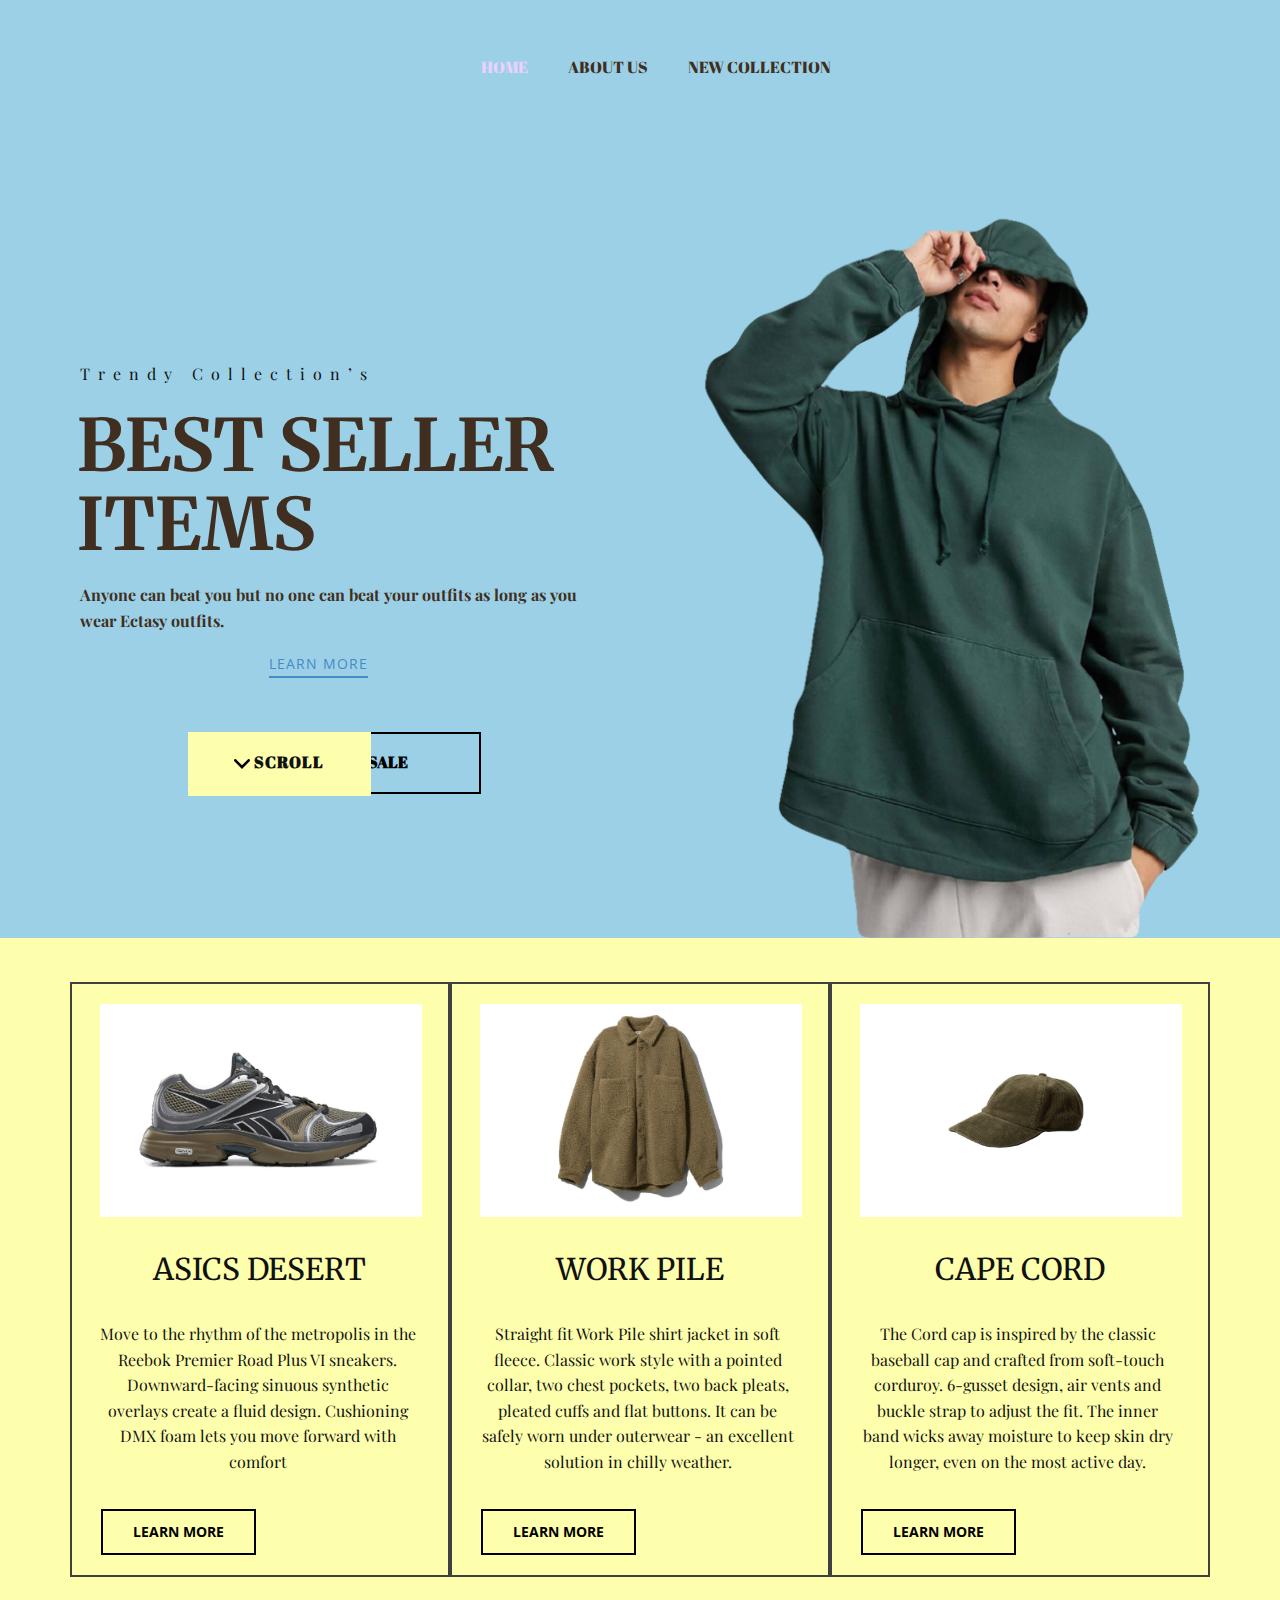
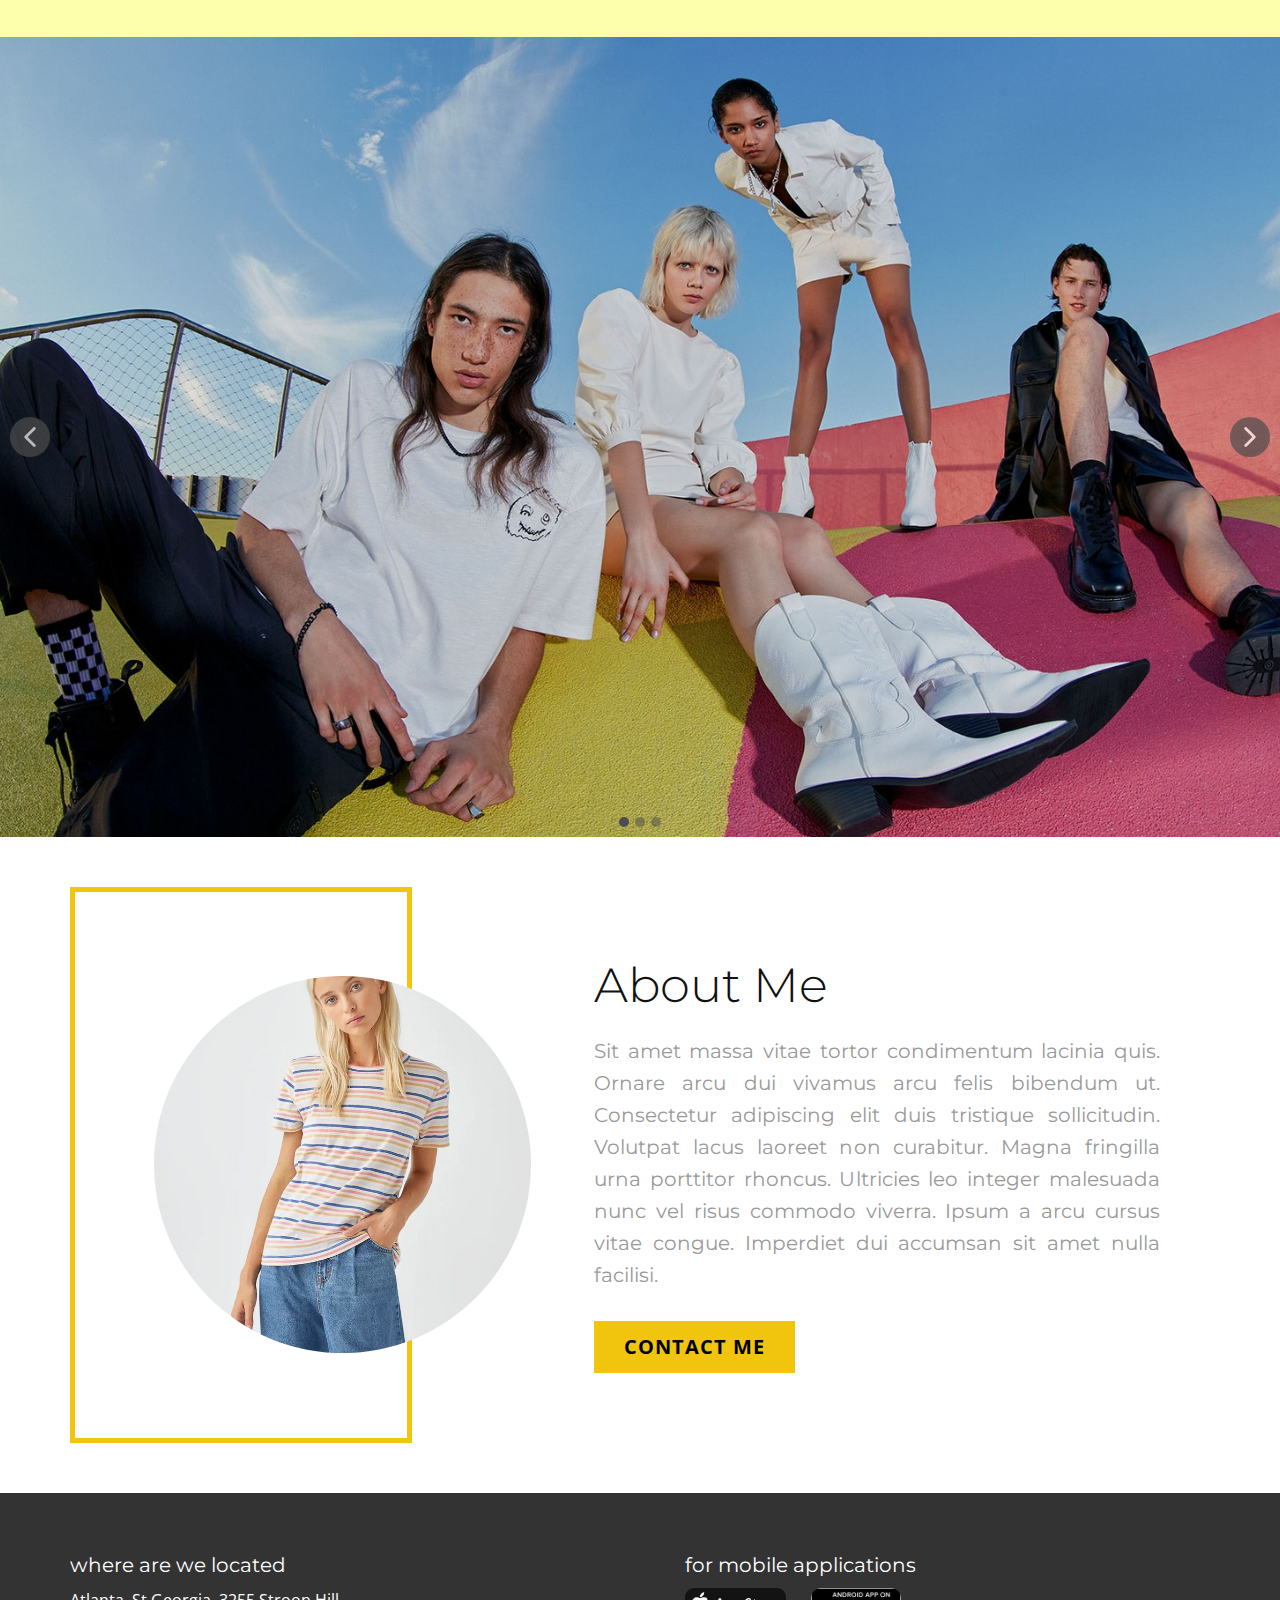
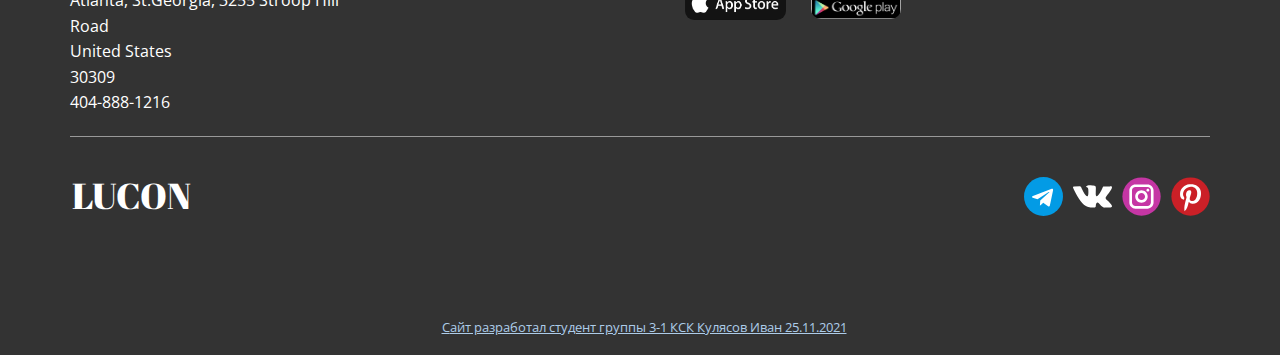
<file: index.html>
<!DOCTYPE html>
<html style="font-size: 16px;">
  <head>
    <meta name="viewport" content="width=device-width, initial-scale=1.0">
    <meta charset="utf-8">
    <meta name="keywords" content="BEST SE​LLERITEMS">
    <meta name="description" content="">
    <meta name="page_type" content="np-template-header-footer-from-plugin">
    <title>HOME</title>
    <link rel="stylesheet" href="nicepage.css" media="screen">
<link rel="stylesheet" href="HOME.css" media="screen">
    <script class="u-script" type="text/javascript" src="jquery.js" defer=""></script>
    <script class="u-script" type="text/javascript" src="nicepage.js" defer=""></script>
    <meta name="generator" content="Nicepage 3.30.2, nicepage.com">
    <link id="u-theme-google-font" rel="stylesheet" href="https://fonts.googleapis.com/css?family=Roboto:100,100i,300,300i,400,400i,500,500i,700,700i,900,900i|Open+Sans:300,300i,400,400i,600,600i,700,700i,800,800i">
    <link id="u-page-google-font" rel="stylesheet" href="https://fonts.googleapis.com/css?family=Playfair+Display:400,400i,500,500i,600,600i,700,700i,800,800i,900,900i|Merriweather:300,300i,400,400i,700,700i,900,900i|Montserrat:100,100i,200,200i,300,300i,400,400i,500,500i,600,600i,700,700i,800,800i,900,900i|Abril+Fatface:400">
    
    
    
    
    
    
    
    <script type="application/ld+json">{
		"@context": "http://schema.org",
		"@type": "Organization",
		"name": "",
		"sameAs": [
				"https://t.me/nnnnnenav1stttt",
				"https://vk.com/i_v_a_n_k",
				"https://www.instagram.com/nnnnnenav1stttt/",
				"https://www.pinterest.ru/mrgameronline1200/?invite_code=ca782bc49278453d854440ae29daf36d&sender=618119255015253516"
		]
}</script>
    <meta name="theme-color" content="#478ac9">
    <meta property="og:title" content="HOME">
    <meta property="og:type" content="website">
  </head>
  <body data-home-page="HOME.html" data-home-page-title="HOME" class="u-body"><header class="u-clearfix u-custom-color-13 u-header u-header" id="sec-71ef"><div class="u-clearfix u-sheet u-sheet-1">
        <a href="https://nicepage.dev" class="u-active-none u-border-2 u-border-active-palette-2-dark-1 u-border-custom-color-7 u-border-hover-custom-color-3 u-btn u-button-style u-hover-none u-none u-text-hover-palette-2-base u-text-palette-1-base u-btn-1"></a>
        <a href="mailto:ivan-kulyasov@mail.ru" class="u-btn u-button-style u-custom-font u-none u-text-custom-color-1 u-text-hover-custom-color-7 u-btn-2"><span class="u-icon u-text-custom-color-1 u-icon-1"><svg class="u-svg-content" viewBox="0 0 511.334 511.334" style="width: 1em; height: 1em;"><path d="m506.887 114.74c-3.979-5.097-10.086-8.076-16.553-8.076h-399.808l-5.943-66.207c-.972-10.827-10.046-19.123-20.916-19.123h-42.667c-11.598 0-21 9.402-21 21s9.402 21 21 21h23.468l23.018 256.439c.005.302-.01.599.007.903.047.806.152 1.594.286 2.37l.842 9.376c.016.177.034.354.055.529 2.552 22.11 13.851 41.267 30.19 54.21-8.466 10.812-13.532 24.407-13.532 39.172 0 35.106 28.561 63.667 63.666 63.667 35.106 0 63.667-28.561 63.667-63.667 0-7.605-1.345-14.9-3.801-21.667h114.936c-2.457 6.767-3.801 14.062-3.801 21.667 0 35.106 28.561 63.667 63.667 63.667s63.667-28.561 63.667-63.667-28.561-63.667-63.667-63.667h-234.526c-15.952 0-29.853-9.624-35.853-23.646l335.608-19.724c9.162-.538 16.914-6.966 19.141-15.87l42.67-170.67c1.567-6.272.158-12.918-3.821-18.016z"></path></svg><img></span>&nbsp;<span class="u-text-custom-color-1"></span>BASKET
        </a>
        <h2 class="u-align-center u-custom-font u-text u-text-custom-color-1 u-text-1">LUCON</h2>
        <nav class="u-menu u-menu-dropdown u-offcanvas u-menu-1">
          <div class="menu-collapse u-custom-font" style="font-size: 1rem; letter-spacing: 0px; font-family: &quot;Abril Fatface&quot;;">
            <a class="u-button-style u-custom-left-right-menu-spacing u-custom-padding-bottom u-custom-text-active-color u-custom-text-color u-custom-text-hover-color u-custom-top-bottom-menu-spacing u-nav-link u-text-active-palette-1-base u-text-hover-palette-2-base" href="#">
              <svg><use xmlns:xlink="http://www.w3.org/1999/xlink" xlink:href="#menu-hamburger"></use></svg>
              <svg version="1.1" xmlns="http://www.w3.org/2000/svg" xmlns:xlink="http://www.w3.org/1999/xlink"><defs><symbol id="menu-hamburger" viewBox="0 0 16 16" style="width: 16px; height: 16px;"><rect y="1" width="16" height="2"></rect><rect y="7" width="16" height="2"></rect><rect y="13" width="16" height="2"></rect>
</symbol>
</defs></svg>
            </a>
          </div>
          <div class="u-custom-menu u-nav-container">
            <ul class="u-custom-font u-nav u-unstyled u-nav-1"><li class="u-nav-item"><a class="u-button-style u-nav-link u-text-active-custom-color-9 u-text-custom-color-1 u-text-hover-custom-color-5" href="HOME.html" style="padding: 10px 20px;">HOME</a>
</li><li class="u-nav-item"><a class="u-button-style u-nav-link u-text-active-custom-color-9 u-text-custom-color-1 u-text-hover-custom-color-5" href="ABOUT-US.html" style="padding: 10px 20px;">ABOUT US</a>
</li><li class="u-nav-item"><a class="u-button-style u-nav-link u-text-active-custom-color-9 u-text-custom-color-1 u-text-hover-custom-color-5" href="NEW-COLLECTION.html" style="padding: 10px 20px;">NEW COLLECTION</a>
</li></ul>
          </div>
          <div class="u-custom-menu u-nav-container-collapse">
            <div class="u-black u-container-style u-inner-container-layout u-opacity u-opacity-95 u-sidenav">
              <div class="u-inner-container-layout u-sidenav-overflow">
                <div class="u-menu-close"></div>
                <ul class="u-align-center u-nav u-popupmenu-items u-unstyled u-nav-2"><li class="u-nav-item"><a class="u-button-style u-nav-link" href="HOME.html" style="padding: 10px 20px;">HOME</a>
</li><li class="u-nav-item"><a class="u-button-style u-nav-link" href="ABOUT-US.html" style="padding: 10px 20px;">ABOUT US</a>
</li><li class="u-nav-item"><a class="u-button-style u-nav-link" href="NEW-COLLECTION.html" style="padding: 10px 20px;">NEW COLLECTION</a>
</li></ul>
              </div>
            </div>
            <div class="u-black u-menu-overlay u-opacity u-opacity-70"></div>
          </div>
        </nav>
        <h3 class="u-align-center u-headline u-text u-text-2">
          <a href="/"></a>
        </h3>
        <h3 class="u-align-center u-custom-font u-headline u-text u-text-custom-color-11 u-text-3">
          <a href="/"></a>
        </h3>
      </div></header>
    <section class="u-clearfix u-custom-color-13 u-section-1" id="sec-226b">
      <div class="u-clearfix u-gutter-0 u-layout-wrap u-layout-wrap-1">
        <div class="u-gutter-0 u-layout">
          <div class="u-layout-row">
            <div class="u-align-left u-container-style u-custom-color-13 u-layout-cell u-size-30 u-layout-cell-1">
              <div class="u-container-layout u-container-layout-1">
                <p class="u-custom-font u-font-playfair-display u-text u-text-1"> Trendy Collection’s</p>
                <h2 class="u-text u-text-custom-color-1 u-text-2">BEST SE​L​LER<br>ITEMS
                </h2>
                <p class="u-custom-font u-font-playfair-display u-text u-text-custom-color-1 u-text-3"> Anyone  can  beat  you  but  no  one  can  beat  your
outfits  as  long  as  you  wear  Ectasy  outfits.</p>
                <a href="" class="u-active-none u-border-2 u-border-palette-1-base u-btn u-btn-rectangle u-button-style u-hover-none u-none u-btn-1">learn more</a>
                <a href="#carousel_2779" class="u-align-center u-border-2 u-border-black u-btn u-button-style u-custom-font u-dialog-link u-hover-black u-none u-text-black u-text-hover-white u-btn-2">SALE</a>
                <a href="HOME.html#sec-7669" data-page-id="44378741" class="u-align-center u-border-none u-btn u-button-style u-custom-color-5 u-custom-font u-hover-custom-color-9 u-btn-3"><span class="u-icon u-text-white u-icon-1"><svg class="u-svg-content" viewBox="0 0 30.727 30.727" x="0px" y="0px" style="width: 1em; height: 1em;"><path d="M29.994,10.183L15.363,24.812L0.733,10.184c-0.977-0.978-0.977-2.561,0-3.536c0.977-0.977,2.559-0.976,3.536,0   l11.095,11.093L26.461,6.647c0.977-0.976,2.559-0.976,3.535,0C30.971,7.624,30.971,9.206,29.994,10.183z"></path></svg><img></span>&nbsp;Scroll
                </a>
              </div>
            </div>
            <div class="u-container-style u-image u-layout-cell u-size-30 u-image-1" data-image-width="1500" data-image-height="1500">
              <div class="u-container-layout u-valign-bottom u-container-layout-2" src=""></div>
            </div>
          </div>
        </div>
      </div>
    </section>
    <section class="u-clearfix u-custom-color-5 u-section-2" id="sec-7669">
      <div class="u-clearfix u-sheet u-sheet-1">
        <div class="u-list u-list-1">
          <div class="u-repeater u-repeater-1">
            <div class="u-align-center u-border-2 u-border-grey-75 u-container-style u-list-item u-repeater-item">
              <div class="u-container-layout u-similar-container u-valign-bottom u-container-layout-1">
                <img alt="" class="u-image u-image-default u-image-1" data-image-width="2000" data-image-height="2000" src="images/ToGye39f_-I.jpg">
                <h3 class="u-custom-font u-font-merriweather u-text u-text-default u-text-1">ASICS DESERT</h3>
                <p class="u-custom-font u-font-playfair-display u-text u-text-2"> Move to the rhythm of the metropolis in the Reebok Premier Road Plus VI sneakers. Downward-facing sinuous synthetic overlays create a fluid design. Cushioning DMX foam lets you move forward with comfort</p>
                <a href="" class="u-border-2 u-border-black u-btn u-button-style u-hover-custom-color-13 u-none u-text-black u-text-hover-white u-btn-1">learn more</a>
              </div>
            </div>
            <div class="u-align-center u-border-2 u-border-grey-75 u-container-style u-list-item u-repeater-item">
              <div class="u-container-layout u-similar-container u-valign-bottom u-container-layout-2">
                <img alt="" class="u-image u-image-default u-image-2" data-image-width="2505" data-image-height="2493" src="images/9-tdx2uW8ZM2.jpg">
                <h3 class="u-custom-font u-font-merriweather u-text u-text-default u-text-3">WORK PILE</h3>
                <p class="u-custom-font u-font-playfair-display u-text u-text-4"> Straight fit Work Pile shirt jacket in soft fleece. Classic work style with a pointed collar, two chest pockets, two back pleats, pleated cuffs and flat buttons. It can be safely worn under outerwear - an excellent solution in chilly weather.</p>
                <a href="" class="u-border-2 u-border-black u-btn u-button-style u-hover-custom-color-13 u-none u-text-black u-text-hover-white u-btn-2">learn more</a>
              </div>
            </div>
            <div class="u-align-center u-border-2 u-border-grey-75 u-container-style u-list-item u-repeater-item">
              <div class="u-container-layout u-similar-container u-valign-bottom u-container-layout-3">
                <img alt="" class="u-image u-image-default u-image-3" data-image-width="1920" data-image-height="1920" src="images/bbdvc-23mDw.jpg">
                <h3 class="u-custom-font u-font-merriweather u-text u-text-default u-text-5">CAPE CORD</h3>
                <p class="u-custom-font u-font-playfair-display u-text u-text-6"> The Cord cap is inspired by the classic baseball cap and crafted from soft-touch corduroy. 6-gusset design, air vents and buckle strap to adjust the fit. ​The inner band wicks away moisture to keep skin dry longer, even on the most active day.</p>
                <a href="" class="u-border-2 u-border-black u-btn u-button-style u-hover-custom-color-13 u-none u-text-black u-text-hover-white u-btn-3">learn more</a>
              </div>
            </div>
          </div>
        </div>
      </div>
    </section>
    <section class="u-align-center u-clearfix u-section-3" id="sec-5fc9">
      <h2 class="u-text u-text-1">Sample Headline</h2>
      <div class="u-carousel u-carousel-duration-2500 u-expanded-width u-gallery u-layout-carousel u-lightbox u-no-transition u-show-text-none u-gallery-1" data-interval="4000" data-u-ride="carousel" id="carousel-9387">
        <ol class="u-absolute-hcenter u-carousel-indicators u-carousel-indicators-1">
          <li data-u-target="#carousel-9387" data-u-slide-to="0" class="u-active u-grey-70 u-shape-circle" style="width: 10px; height: 10px;"></li>
          <li data-u-target="#carousel-9387" data-u-slide-to="1" class="u-grey-70 u-shape-circle" style="width: 10px; height: 10px;"></li>
          <li data-u-target="#carousel-9387" data-u-slide-to="2" class="u-grey-70 u-shape-circle" style="width: 10px; height: 10px;"></li>
        </ol>
        <div class="u-carousel-inner u-gallery-inner" role="listbox">
          <div class="u-active u-carousel-item u-gallery-item u-carousel-item-1" data-image-width="736" data-image-height="1104">
            <div class="u-back-slide" data-image-width="1920" data-image-height="1090">
              <img class="u-back-image u-expanded" src="images/01_img.jpg">
            </div>
            <div class="u-over-slide u-over-slide-1">
              <h3 class="u-gallery-heading"></h3>
              <p class="u-gallery-text"></p>
            </div>
            <style data-mode="XL"></style>
            <style data-mode="LG"></style>
            <style data-mode="MD"></style>
            <style data-mode="SM"></style>
            <style data-mode="XS"></style>
          </div>
          <div class="u-carousel-item u-gallery-item u-carousel-item-2">
            <div class="u-back-slide" data-image-width="1600" data-image-height="1067">
              <img class="u-back-image u-expanded" src="images/2024-3x2-Magazine-Landscape_3.jpg">
            </div>
            <div class="u-over-slide u-over-slide-2">
              <h3 class="u-gallery-heading"></h3>
              <p class="u-gallery-text"></p>
            </div>
          </div>
          <div class="u-carousel-item u-gallery-item u-carousel-item-3">
            <div class="u-back-slide" data-image-width="1200" data-image-height="669">
              <img class="u-back-image u-expanded" src="images/pullbear-fw17-01.jpg">
            </div>
            <div class="u-over-slide u-over-slide-3">
              <h3 class="u-gallery-heading"></h3>
              <p class="u-gallery-text"></p>
            </div>
          </div>
        </div>
        <a class="u-absolute-vcenter u-carousel-control u-carousel-control-prev u-grey-70 u-icon-circle u-opacity u-opacity-70 u-spacing-10 u-text-white u-carousel-control-1" href="#carousel-9387" role="button" data-u-slide="prev">
          <span aria-hidden="true">
            <svg viewBox="0 0 451.847 451.847"><path d="M97.141,225.92c0-8.095,3.091-16.192,9.259-22.366L300.689,9.27c12.359-12.359,32.397-12.359,44.751,0
c12.354,12.354,12.354,32.388,0,44.748L173.525,225.92l171.903,171.909c12.354,12.354,12.354,32.391,0,44.744
c-12.354,12.365-32.386,12.365-44.745,0l-194.29-194.281C100.226,242.115,97.141,234.018,97.141,225.92z"></path></svg>
          </span>
          <span class="sr-only">
            <svg viewBox="0 0 451.847 451.847"><path d="M97.141,225.92c0-8.095,3.091-16.192,9.259-22.366L300.689,9.27c12.359-12.359,32.397-12.359,44.751,0
c12.354,12.354,12.354,32.388,0,44.748L173.525,225.92l171.903,171.909c12.354,12.354,12.354,32.391,0,44.744
c-12.354,12.365-32.386,12.365-44.745,0l-194.29-194.281C100.226,242.115,97.141,234.018,97.141,225.92z"></path></svg>
          </span>
        </a>
        <a class="u-absolute-vcenter u-carousel-control u-carousel-control-next u-grey-70 u-icon-circle u-opacity u-opacity-70 u-spacing-10 u-text-white u-carousel-control-2" href="#carousel-9387" role="button" data-u-slide="next">
          <span aria-hidden="true">
            <svg viewBox="0 0 451.846 451.847"><path d="M345.441,248.292L151.154,442.573c-12.359,12.365-32.397,12.365-44.75,0c-12.354-12.354-12.354-32.391,0-44.744
L278.318,225.92L106.409,54.017c-12.354-12.359-12.354-32.394,0-44.748c12.354-12.359,32.391-12.359,44.75,0l194.287,194.284
c6.177,6.18,9.262,14.271,9.262,22.366C354.708,234.018,351.617,242.115,345.441,248.292z"></path></svg>
          </span>
          <span class="sr-only">
            <svg viewBox="0 0 451.846 451.847"><path d="M345.441,248.292L151.154,442.573c-12.359,12.365-32.397,12.365-44.75,0c-12.354-12.354-12.354-32.391,0-44.744
L278.318,225.92L106.409,54.017c-12.354-12.359-12.354-32.394,0-44.748c12.354-12.359,32.391-12.359,44.75,0l194.287,194.284
c6.177,6.18,9.262,14.271,9.262,22.366C354.708,234.018,351.617,242.115,345.441,248.292z"></path></svg>
          </span>
        </a>
      </div>
    </section>
    <section class="u-clearfix u-section-4" id="carousel_d6d1">
      <div class="u-clearfix u-sheet u-sheet-1">
        <div class="u-clearfix u-expanded-width u-layout-wrap u-layout-wrap-1">
          <div class="u-gutter-0 u-layout">
            <div class="u-layout-row">
              <div class="u-container-style u-layout-cell u-shape-rectangle u-size-18 u-layout-cell-1">
                <div class="u-border-5 u-border-palette-3-base u-container-layout u-valign-middle-lg u-valign-middle-md u-valign-middle-xl u-container-layout-1">
                  <div class="u-image u-image-circle u-image-1" alt="" data-image-width="736" data-image-height="1104"></div>
                </div>
              </div>
              <div class="u-align-justify u-container-style u-layout-cell u-size-42 u-layout-cell-2">
                <div class="u-container-layout u-valign-middle-lg u-valign-middle-xl u-container-layout-2">
                  <h4 class="u-custom-font u-font-montserrat u-text u-text-1">About Me</h4>
                  <p class="u-custom-font u-font-montserrat u-text u-text-default u-text-grey-40 u-text-2">Sit amet massa vitae tortor condimentum lacinia quis. Ornare arcu dui vivamus arcu felis bibendum ut. Consectetur adipiscing elit duis tristique sollicitudin. Volutpat lacus laoreet non curabitur. Magna fringilla urna porttitor rhoncus. Ultricies leo integer malesuada nunc vel risus commodo viverra. Ipsum a arcu cursus vitae congue. Imperdiet dui accumsan sit amet nulla facilisi.</p>
                  <a href="https://vk.com/i_v_a_n_k" class="u-active-black u-border-none u-btn u-button-style u-hover-black u-palette-3-base u-text-active-white u-text-black u-text-hover-white u-btn-1">Contact Me</a>
                </div>
              </div>
            </div>
          </div>
        </div>
      </div>
    </section>
    
    
    
    
    <footer class="u-clearfix u-footer u-grey-80" id="sec-2b16"><div class="u-clearfix u-sheet u-sheet-1">
        <div class="u-clearfix u-gutter-30 u-layout-wrap u-layout-wrap-1">
          <div class="u-gutter-0 u-layout">
            <div class="u-layout-row">
              <div class="u-align-left u-container-style u-layout-cell u-left-cell u-size-30 u-layout-cell-1">
                <div class="u-container-layout u-container-layout-1"><!--position-->
                  <div data-position="" class="u-position u-position-1"><!--block-->
                    <div class="u-block">
                      <div class="u-block-container u-clearfix"><!--block_header-->
                        <h5 class="u-block-header u-custom-font u-font-montserrat u-text"><!--block_header_content--> where are we located<!--/block_header_content--></h5><!--/block_header--><!--block_content-->
                        <div class="u-block-content u-text"><!--block_content_content--><!--/block_content_content--></div><!--/block_content-->
                      </div>
                    </div><!--/block-->
                  </div><!--/position-->
                  <p class="u-text u-text-3">Atlanta, St.Georgia, 3255 Stroop Hill Road&nbsp;<br>United States<br>30309<br>404-888-1216<br>
                  </p>
                </div>
              </div>
              <div class="u-align-left u-container-style u-layout-cell u-right-cell u-size-30 u-layout-cell-2">
                <div class="u-container-layout u-container-layout-2"><!--position-->
                  <div data-position="" class="u-position u-position-2"><!--block-->
                    <div class="u-block">
                      <div class="u-block-container u-clearfix"><!--block_header-->
                        <h5 class="u-block-header u-custom-font u-font-montserrat u-text"><!--block_header_content--> for mobile&nbsp;applications<!--/block_header_content--></h5><!--/block_header--><!--block_content-->
                        <div class="u-block-content u-text"><!--block_content_content--><!--/block_content_content--></div><!--/block_content-->
                      </div>
                    </div><!--/block-->
                  </div><!--/position-->
                  <img class="u-image u-image-round u-radius-9 u-image-1" src="images/app-store-scrape.png" alt="" data-image-width="2554" data-image-height="803">
                  <img class="u-image u-image-round u-radius-10 u-image-2" src="images/b9c4c26a6162b36f3499e76e22b53df0.png" alt="" data-image-width="1600" data-image-height="555">
                </div>
              </div>
            </div>
          </div>
        </div>
        <div class="u-border-1 u-border-white u-line u-line-horizontal u-opacity u-opacity-50 u-line-1"></div>
        <h2 class="u-align-center u-custom-font u-text u-text-6">LUCO​N</h2>
        <div class="u-social-icons u-spacing-10 u-social-icons-1">
          <a class="u-social-url" title="telegram" target="_blank" href="https://t.me/nnnnnenav1stttt"><span class="u-icon u-social-facebook u-social-icon u-icon-1"><svg class="u-svg-link" preserveAspectRatio="xMidYMin slice" viewBox="0 0 24 24" style=""><use xmlns:xlink="http://www.w3.org/1999/xlink" xlink:href="#svg-8a08"></use></svg><svg class="u-svg-content" viewBox="0 0 24 24" id="svg-8a08"><circle cx="12" cy="12" fill="currentColor" r="12"></circle><path d="m5.491 11.74 11.57-4.461c.537-.194 1.006.131.832.943l.001-.001-1.97 9.281c-.146.658-.537.818-1.084.508l-3-2.211-1.447 1.394c-.16.16-.295.295-.605.295l.213-3.053 5.56-5.023c.242-.213-.054-.333-.373-.121l-6.871 4.326-2.962-.924c-.643-.204-.657-.643.136-.953z" fill="#fff"></path></svg></span>
          </a>
          <a class="u-social-url" title="VK" target="_blank" href="https://vk.com/i_v_a_n_k"><span class="u-icon u-social-icon u-social-twitter u-icon-2"><svg class="u-svg-link" preserveAspectRatio="xMidYMin slice" viewBox="0 0 511.962 511.962" style=""><use xmlns:xlink="http://www.w3.org/1999/xlink" xlink:href="#svg-e650"></use></svg><svg class="u-svg-content" viewBox="0 0 511.962 511.962" x="0px" y="0px" id="svg-e650" style="enable-background:new 0 0 511.962 511.962;"><g><g><path d="M507.399,370.471c-1.376-2.304-9.888-20.8-50.848-58.816c-42.88-39.808-37.12-33.344,14.528-102.176    c31.456-41.92,44.032-67.52,40.096-78.464c-3.744-10.432-26.88-7.68-26.88-7.68l-76.928,0.448c0,0-5.696-0.768-9.952,1.76    c-4.128,2.496-6.784,8.256-6.784,8.256s-12.192,32.448-28.448,60.032c-34.272,58.208-48,61.28-53.6,57.664    c-13.024-8.416-9.76-33.856-9.76-51.904c0-56.416,8.544-79.936-16.672-86.016c-8.384-2.016-14.528-3.36-35.936-3.584    c-27.456-0.288-50.72,0.096-63.872,6.528c-8.768,4.288-15.52,13.856-11.392,14.4c5.088,0.672,16.608,3.104,22.72,11.424    c7.904,10.72,7.616,34.848,7.616,34.848s4.544,66.4-10.592,74.656c-10.4,5.664-24.64-5.888-55.2-58.72    c-15.648-27.04-27.488-56.96-27.488-56.96s-2.272-5.568-6.336-8.544c-4.928-3.616-11.84-4.768-11.84-4.768l-73.152,0.448    c0,0-10.976,0.32-15.008,5.088c-3.584,4.256-0.288,13.024-0.288,13.024s57.28,133.984,122.112,201.536    c59.488,61.92,127.008,57.856,127.008,57.856h30.592c0,0,9.248-1.024,13.952-6.112c4.352-4.672,4.192-13.44,4.192-13.44    s-0.608-41.056,18.464-47.104c18.784-5.952,42.912,39.68,68.48,57.248c19.328,13.28,34.016,10.368,34.016,10.368l68.384-0.96    C488.583,400.807,524.359,398.599,507.399,370.471z"></path>
</g>
</g></svg></span>
          </a>
          <a class="u-social-url" title="instagram" target="_blank" href="https://www.instagram.com/nnnnnenav1stttt/"><span class="u-icon u-social-icon u-social-instagram u-icon-3"><svg class="u-svg-link" preserveAspectRatio="xMidYMin slice" viewBox="0 0 112 112" style=""><use xmlns:xlink="http://www.w3.org/1999/xlink" xlink:href="#svg-9d02"></use></svg><svg class="u-svg-content" viewBox="0 0 112 112" x="0" y="0" id="svg-9d02"><circle fill="currentColor" cx="56.1" cy="56.1" r="55"></circle><path fill="#FFFFFF" d="M55.9,38.2c-9.9,0-17.9,8-17.9,17.9C38,66,46,74,55.9,74c9.9,0,17.9-8,17.9-17.9C73.8,46.2,65.8,38.2,55.9,38.2
            z M55.9,66.4c-5.7,0-10.3-4.6-10.3-10.3c-0.1-5.7,4.6-10.3,10.3-10.3c5.7,0,10.3,4.6,10.3,10.3C66.2,61.8,61.6,66.4,55.9,66.4z"></path><path fill="#FFFFFF" d="M74.3,33.5c-2.3,0-4.2,1.9-4.2,4.2s1.9,4.2,4.2,4.2s4.2-1.9,4.2-4.2S76.6,33.5,74.3,33.5z"></path><path fill="#FFFFFF" d="M73.1,21.3H38.6c-9.7,0-17.5,7.9-17.5,17.5v34.5c0,9.7,7.9,17.6,17.5,17.6h34.5c9.7,0,17.5-7.9,17.5-17.5V38.8
            C90.6,29.1,82.7,21.3,73.1,21.3z M83,73.3c0,5.5-4.5,9.9-9.9,9.9H38.6c-5.5,0-9.9-4.5-9.9-9.9V38.8c0-5.5,4.5-9.9,9.9-9.9h34.5
            c5.5,0,9.9,4.5,9.9,9.9V73.3z"></path></svg></span>
          </a>
          <a class="u-social-url" title="pinterest" target="_blank" href="https://www.pinterest.ru/mrgameronline1200/?invite_code=ca782bc49278453d854440ae29daf36d&amp;sender=618119255015253516"><span class="u-icon u-social-icon u-social-pinterest u-icon-4"><svg class="u-svg-link" preserveAspectRatio="xMidYMin slice" viewBox="0 0 112 112" style=""><use xmlns:xlink="http://www.w3.org/1999/xlink" xlink:href="#svg-1c8b"></use></svg><svg class="u-svg-content" viewBox="0 0 112 112" x="0" y="0" id="svg-1c8b"><circle fill="currentColor" cx="56.1" cy="56.1" r="55"></circle><path fill="#FFFFFF" d="M61.1,76.9c-4.7-0.3-6.7-2.7-10.3-5c-2,10.7-4.6,20.9-11.9,26.2c-2.2-16.1,3.3-28.2,5.9-41
            c-4.4-7.5,0.6-22.5,9.9-18.8c11.6,4.6-10,27.8,4.4,30.7C74.2,72,80.3,42.8,71,33.4C57.5,19.6,31.7,33,34.9,52.6
            c0.8,4.8,5.8,6.2,2,12.9c-8.7-1.9-11.2-8.8-10.9-17.8C26.5,32.8,39.3,22.5,52.2,21c16.3-1.9,31.6,5.9,33.7,21.2
            C88.2,59.5,78.6,78.2,61.1,76.9z"></path></svg></span>
          </a>
        </div>
      </div></footer>
    <section class="u-backlink u-clearfix u-grey-80">
      <a class="u-link" href="https://google.com" target="_blank">
        <span></span>
      </a>
      <p class="u-text">
        <span></span>
      </p>
      <a class="u-link" href="https://google.com" target="_blank">
        <span>Сайт разработал студент группы 3-1 КСК Кулясов Иван 25.11.2021</span>
      </a> 
    </section>
  <section class="u-align-center u-black u-clearfix u-container-style u-dialog-block u-opacity u-opacity-70 u-section-8" id="carousel_2779">
      <div class="u-align-center u-container-style u-dialog u-image u-shape-rectangle u-image-1">
        <div class="u-container-layout u-container-layout-1">
          <h5 class="u-custom-font u-font-montserrat u-text u-text-body-alt-color u-text-1">save up to</h5>
          <h2 class="u-align-center u-custom-font u-font-montserrat u-text u-text-palette-4-base u-text-2">
            <span class="u-text-custom-color-7">70%</span>
            <span class="u-text-custom-color-7"></span>
          </h2>
          <a href="HOME.html#carousel-9387" data-page-id="44378741" class="u-btn u-button-style u-grey-90 u-hover-palette-5-dark-3 u-btn-1">shop now</a>
          <p class="u-text u-text-palette-3-dark-2 u-text-3">use code: LUCON@</p>
        </div><button class="u-dialog-close-button u-icon u-text-grey-5 u-icon-1"><svg class="u-svg-link" preserveAspectRatio="xMidYMin slice" viewBox="0 0 413.348 413.348" style=""><use xmlns:xlink="http://www.w3.org/1999/xlink" xlink:href="#svg-5801"></use></svg><svg xmlns="http://www.w3.org/2000/svg" xmlns:xlink="http://www.w3.org/1999/xlink" version="1.1" xml:space="preserve" class="u-svg-content" viewBox="0 0 413.348 413.348" id="svg-5801"><path d="m413.348 24.354-24.354-24.354-182.32 182.32-182.32-182.32-24.354 24.354 182.32 182.32-182.32 182.32 24.354 24.354 182.32-182.32 182.32 182.32 24.354-24.354-182.32-182.32z"></path></svg></button>
      </div>
    </section><style> .u-section-8 {
  min-height: 826px;
}

.u-section-8 .u-image-1 {
  width: 566px;
  min-height: 531px;
  background-image: url("images/d-min.jpg");
  background-position: 50% 50%;
  margin: 150px auto 60px;
}

.u-section-8 .u-container-layout-1 {
  padding: 55px 30px 20px;
}

.u-section-8 .u-text-1 {
  font-weight: 400;
  font-family: Montserrat, sans-serif;
  width: 179px;
  margin: 0 auto;
}

.u-section-8 .u-text-2 {
  font-weight: 700;
  font-size: 3.75rem;
  width: 220px;
  margin: 0 auto;
}

.u-section-8 .u-btn-1 {
  background-image: none;
  border-style: none;
  text-transform: uppercase;
  font-weight: 700;
  margin: 240px auto 0;
  padding: 10px 48px;
}

.u-section-8 .u-text-3 {
  text-transform: uppercase;
  font-weight: 700;
  letter-spacing: 1px;
  width: 178px;
  margin: 28px auto 0;
}

.u-section-8 .u-icon-1 {
  width: 23px;
  height: 23px;
  left: auto;
  top: 17px;
  position: absolute;
  right: 16px;
}

@media (max-width: 1199px) {
  .u-section-8 .u-image-1 {
    height: auto;
  }
}

@media (max-width: 991px) {
  .u-section-8 .u-container-layout-1 {
    padding-top: 50px;
  }
}

@media (max-width: 767px) {
  .u-section-8 .u-image-1 {
    width: 540px;
  }

  .u-section-8 .u-container-layout-1 {
    padding-top: 40px;
    padding-right: 25px;
  }

  .u-section-8 .u-text-2 {
    font-size: 4.5rem;
  }
}

@media (max-width: 575px) {
   .u-section-8 {
    min-height: 906px;
  }

  .u-section-8 .u-image-1 {
    width: 340px;
    background-position: 45.33% 50%;
    min-height: 424px;
    margin-top: 167px;
  }

  .u-section-8 .u-container-layout-1 {
    padding-top: 30px;
    padding-left: 25px;
    padding-bottom: 27px;
  }

  .u-section-8 .u-text-2 {
    font-size: 3.75rem;
  }

  .u-section-8 .u-btn-1 {
    margin-top: 145px;
  }

  .u-section-8 .u-text-3 {
    width: auto;
    margin-top: 7px;
  }
}</style></body>
</html>
</file>
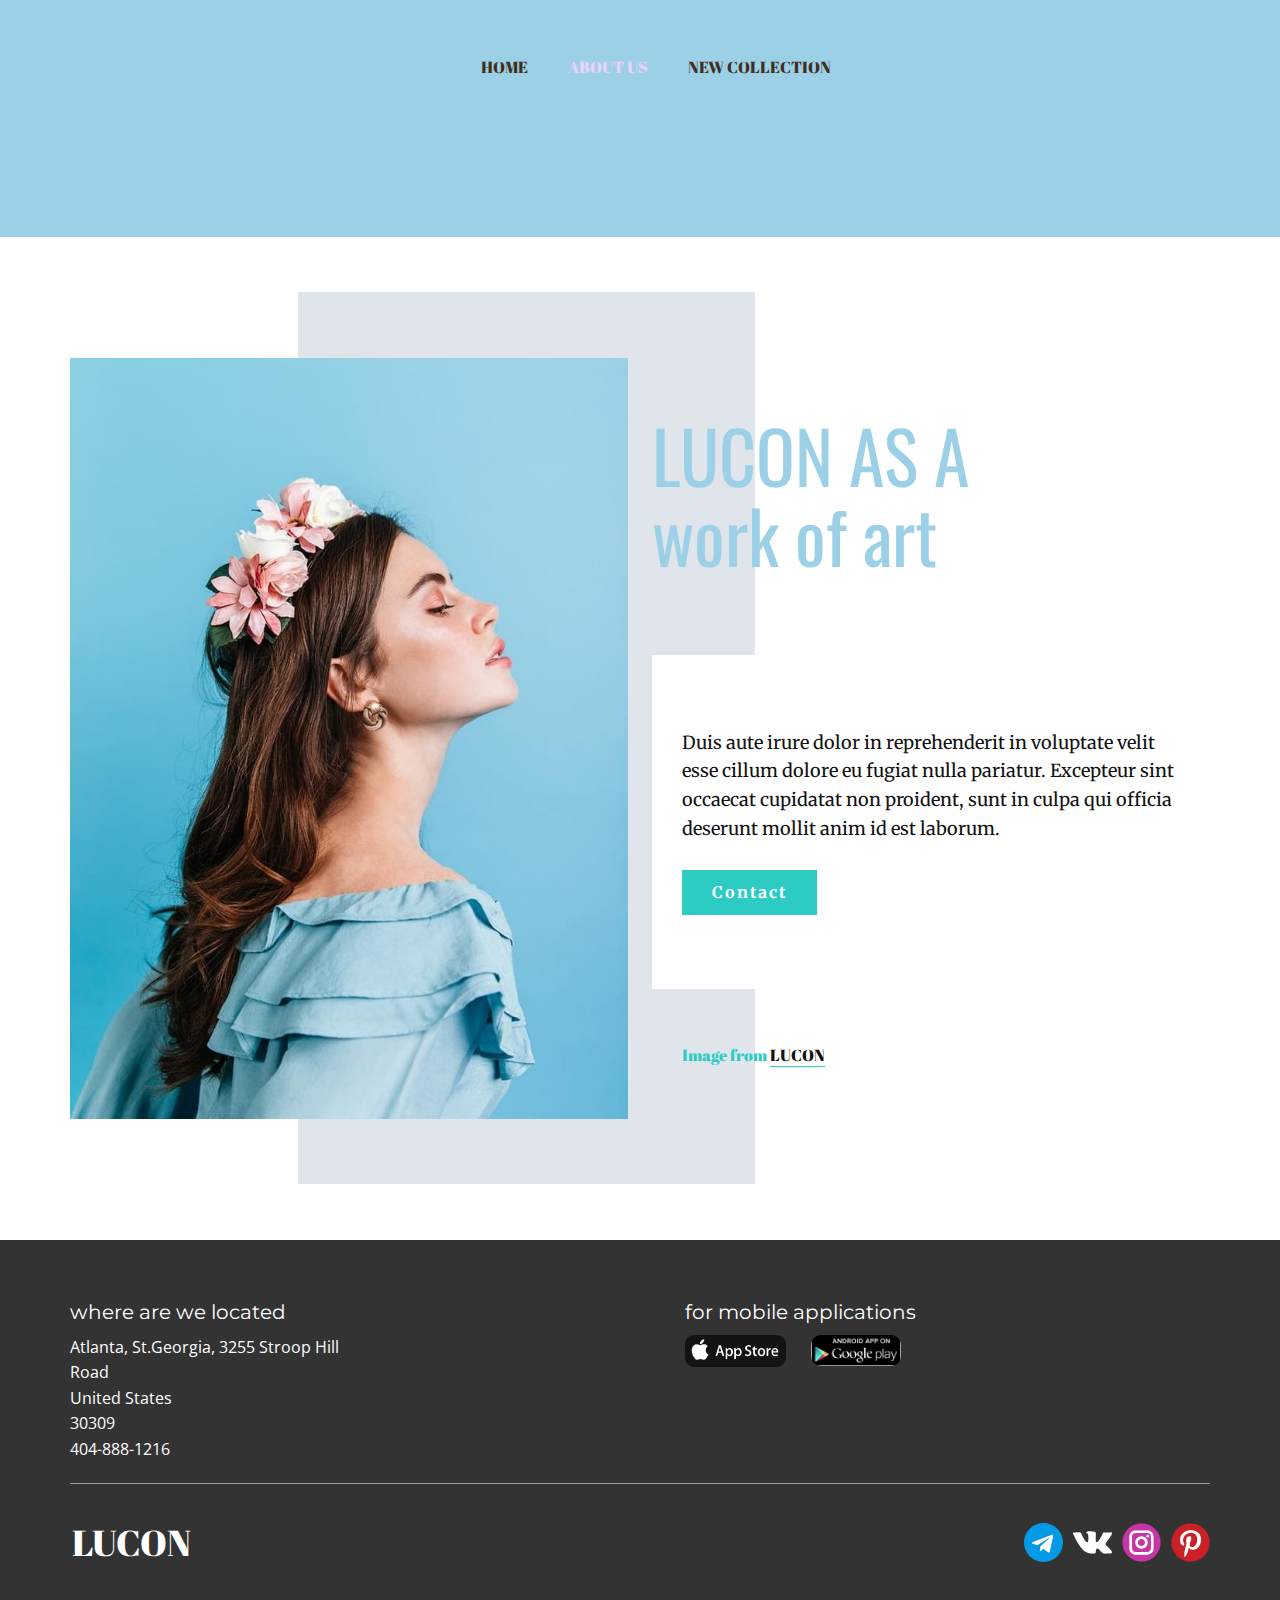
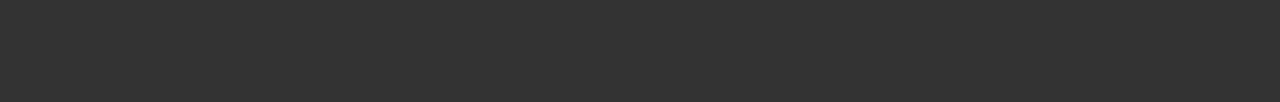
<file: ABOUT-US.html>
<!DOCTYPE html>
<html style="font-size: 16px;">
  <head>
    <meta name="viewport" content="width=device-width, initial-scale=1.0">
    <meta charset="utf-8">
    <meta name="keywords" content="LUCON, LUCON AS A&nbsp;work of art, LUCO​N">
    <meta name="description" content="">
    <meta name="page_type" content="np-template-header-footer-from-plugin">
    <title>ABOUT US</title>
    <link rel="stylesheet" href="nicepage.css" media="screen">
<link rel="stylesheet" href="ABOUT-US.css" media="screen">
    <script class="u-script" type="text/javascript" src="jquery.js" defer=""></script>
    <script class="u-script" type="text/javascript" src="nicepage.js" defer=""></script>
    <meta name="generator" content="Nicepage 3.30.2, nicepage.com">
    <link id="u-theme-google-font" rel="stylesheet" href="https://fonts.googleapis.com/css?family=Roboto:100,100i,300,300i,400,400i,500,500i,700,700i,900,900i|Open+Sans:300,300i,400,400i,600,600i,700,700i,800,800i">
    <link id="u-page-google-font" rel="stylesheet" href="https://fonts.googleapis.com/css?family=Oswald:200,300,400,500,600,700|Merriweather:300,300i,400,400i,700,700i,900,900i|Montserrat:100,100i,200,200i,300,300i,400,400i,500,500i,600,600i,700,700i,800,800i,900,900i|Abril+Fatface:400">
    
    
    
    
    <script type="application/ld+json">{
		"@context": "http://schema.org",
		"@type": "Organization",
		"name": "",
		"sameAs": [
				"https://t.me/nnnnnenav1stttt",
				"https://vk.com/i_v_a_n_k",
				"https://www.instagram.com/nnnnnenav1stttt/",
				"https://www.pinterest.ru/mrgameronline1200/?invite_code=ca782bc49278453d854440ae29daf36d&sender=618119255015253516"
		]
}</script>
    <meta name="theme-color" content="#478ac9">
    <meta property="og:title" content="ABOUT US">
    <meta property="og:type" content="website">
  </head>
  <body class="u-body"><header class="u-clearfix u-custom-color-13 u-header u-header" id="sec-71ef"><div class="u-clearfix u-sheet u-sheet-1">
        <a href="https://nicepage.dev" class="u-active-none u-border-2 u-border-active-palette-2-dark-1 u-border-custom-color-7 u-border-hover-custom-color-3 u-btn u-button-style u-hover-none u-none u-text-hover-palette-2-base u-text-palette-1-base u-btn-1"></a>
        <a href="mailto:ivan-kulyasov@mail.ru" class="u-btn u-button-style u-custom-font u-none u-text-custom-color-1 u-text-hover-custom-color-7 u-btn-2"><span class="u-icon u-text-custom-color-1 u-icon-1"><svg class="u-svg-content" viewBox="0 0 511.334 511.334" style="width: 1em; height: 1em;"><path d="m506.887 114.74c-3.979-5.097-10.086-8.076-16.553-8.076h-399.808l-5.943-66.207c-.972-10.827-10.046-19.123-20.916-19.123h-42.667c-11.598 0-21 9.402-21 21s9.402 21 21 21h23.468l23.018 256.439c.005.302-.01.599.007.903.047.806.152 1.594.286 2.37l.842 9.376c.016.177.034.354.055.529 2.552 22.11 13.851 41.267 30.19 54.21-8.466 10.812-13.532 24.407-13.532 39.172 0 35.106 28.561 63.667 63.666 63.667 35.106 0 63.667-28.561 63.667-63.667 0-7.605-1.345-14.9-3.801-21.667h114.936c-2.457 6.767-3.801 14.062-3.801 21.667 0 35.106 28.561 63.667 63.667 63.667s63.667-28.561 63.667-63.667-28.561-63.667-63.667-63.667h-234.526c-15.952 0-29.853-9.624-35.853-23.646l335.608-19.724c9.162-.538 16.914-6.966 19.141-15.87l42.67-170.67c1.567-6.272.158-12.918-3.821-18.016z"></path></svg><img></span>&nbsp;<span class="u-text-custom-color-1"></span>BASKET
        </a>
        <h2 class="u-align-center u-custom-font u-text u-text-custom-color-1 u-text-1">LUCON</h2>
        <nav class="u-menu u-menu-dropdown u-offcanvas u-menu-1">
          <div class="menu-collapse u-custom-font" style="font-size: 1rem; letter-spacing: 0px; font-family: &quot;Abril Fatface&quot;;">
            <a class="u-button-style u-custom-left-right-menu-spacing u-custom-padding-bottom u-custom-text-active-color u-custom-text-color u-custom-text-hover-color u-custom-top-bottom-menu-spacing u-nav-link u-text-active-palette-1-base u-text-hover-palette-2-base" href="#">
              <svg><use xmlns:xlink="http://www.w3.org/1999/xlink" xlink:href="#menu-hamburger"></use></svg>
              <svg version="1.1" xmlns="http://www.w3.org/2000/svg" xmlns:xlink="http://www.w3.org/1999/xlink"><defs><symbol id="menu-hamburger" viewBox="0 0 16 16" style="width: 16px; height: 16px;"><rect y="1" width="16" height="2"></rect><rect y="7" width="16" height="2"></rect><rect y="13" width="16" height="2"></rect>
</symbol>
</defs></svg>
            </a>
          </div>
          <div class="u-custom-menu u-nav-container">
            <ul class="u-custom-font u-nav u-unstyled u-nav-1"><li class="u-nav-item"><a class="u-button-style u-nav-link u-text-active-custom-color-9 u-text-custom-color-1 u-text-hover-custom-color-5" href="HOME.html" style="padding: 10px 20px;">HOME</a>
</li><li class="u-nav-item"><a class="u-button-style u-nav-link u-text-active-custom-color-9 u-text-custom-color-1 u-text-hover-custom-color-5" href="ABOUT-US.html" style="padding: 10px 20px;">ABOUT US</a>
</li><li class="u-nav-item"><a class="u-button-style u-nav-link u-text-active-custom-color-9 u-text-custom-color-1 u-text-hover-custom-color-5" href="NEW-COLLECTION.html" style="padding: 10px 20px;">NEW COLLECTION</a>
</li></ul>
          </div>
          <div class="u-custom-menu u-nav-container-collapse">
            <div class="u-black u-container-style u-inner-container-layout u-opacity u-opacity-95 u-sidenav">
              <div class="u-inner-container-layout u-sidenav-overflow">
                <div class="u-menu-close"></div>
                <ul class="u-align-center u-nav u-popupmenu-items u-unstyled u-nav-2"><li class="u-nav-item"><a class="u-button-style u-nav-link" href="HOME.html" style="padding: 10px 20px;">HOME</a>
</li><li class="u-nav-item"><a class="u-button-style u-nav-link" href="ABOUT-US.html" style="padding: 10px 20px;">ABOUT US</a>
</li><li class="u-nav-item"><a class="u-button-style u-nav-link" href="NEW-COLLECTION.html" style="padding: 10px 20px;">NEW COLLECTION</a>
</li></ul>
              </div>
            </div>
            <div class="u-black u-menu-overlay u-opacity u-opacity-70"></div>
          </div>
        </nav>
        <h3 class="u-align-center u-headline u-text u-text-2">
          <a href="/"></a>
        </h3>
        <h3 class="u-align-center u-custom-font u-headline u-text u-text-custom-color-11 u-text-3">
          <a href="/"></a>
        </h3>
      </div></header>
    <section class="u-clearfix u-section-1" id="carousel_eae6">
      <div class="u-clearfix u-sheet u-valign-middle-lg u-valign-middle-md u-valign-middle-sm u-valign-middle-xl u-sheet-1">
        <div class="u-palette-5-light-2 u-shape u-shape-rectangle u-shape-1"></div>
        <div class="u-clearfix u-expanded-width-lg u-expanded-width-md u-expanded-width-xl u-gutter-24 u-layout-wrap u-layout-wrap-1">
          <div class="u-gutter-0 u-layout">
            <div class="u-layout-row">
              <div class="u-size-30">
                <div class="u-layout-col">
                  <div class="u-container-style u-image u-layout-cell u-size-60 u-image-1" data-image-width="720" data-image-height="1080">
                    <div class="u-container-layout u-container-layout-1"></div>
                  </div>
                </div>
              </div>
              <div class="u-size-30">
                <div class="u-layout-col">
                  <div class="u-align-left u-container-style u-layout-cell u-size-20 u-layout-cell-2">
                    <div class="u-container-layout u-valign-middle u-container-layout-2">
                      <h2 class="u-custom-font u-font-oswald u-text u-text-custom-color-13 u-text-1">LUCON AS A&nbsp;<br>work of art
                      </h2>
                    </div>
                  </div>
                  <div class="u-container-style u-layout-cell u-size-20 u-white u-layout-cell-3">
                    <div class="u-container-layout u-valign-middle u-container-layout-3">
                      <p class="u-custom-font u-font-merriweather u-text u-text-2">Duis aute irure dolor in reprehenderit in voluptate velit esse cillum dolore eu fugiat nulla pariatur. Excepteur sint occaecat cupidatat non proident, sunt in culpa qui officia deserunt mollit anim id est laborum.</p>
                      <a href="tel:+79373773375" class="u-active-palette-4-light-2 u-border-none u-btn u-button-style u-custom-font u-font-merriweather u-hover-palette-4-light-2 u-palette-4-base u-btn-1"> Contact</a>
                    </div>
                  </div>
                  <div class="u-container-style u-layout-cell u-size-20 u-layout-cell-4">
                    <div class="u-container-layout u-container-layout-4">
                      <p class="u-custom-font u-text u-text-custom-color-14 u-text-default u-text-3">Image from <a href="https://www.pinterest.ru/mrgameronline1200/?invite_code=ca782bc49278453d854440ae29daf36d&amp;sender=618119255015253516" class="u-active-none u-border-1 u-border-active-black u-border-hover-custom-color-13 u-border-palette-4-base u-btn u-button-link u-button-style u-hover-none u-none u-text-body-color u-btn-2">LUCON<br>
                        </a>
                      </p>
                    </div>
                  </div>
                </div>
              </div>
            </div>
          </div>
        </div>
      </div>
    </section>
    
    
    
    
    <footer class="u-clearfix u-footer u-grey-80" id="sec-2b16"><div class="u-clearfix u-sheet u-sheet-1">
        <div class="u-clearfix u-gutter-30 u-layout-wrap u-layout-wrap-1">
          <div class="u-gutter-0 u-layout">
            <div class="u-layout-row">
              <div class="u-align-left u-container-style u-layout-cell u-left-cell u-size-30 u-layout-cell-1">
                <div class="u-container-layout u-container-layout-1"><!--position-->
                  <div data-position="" class="u-position u-position-1"><!--block-->
                    <div class="u-block">
                      <div class="u-block-container u-clearfix"><!--block_header-->
                        <h5 class="u-block-header u-custom-font u-font-montserrat u-text"><!--block_header_content--> where are we located<!--/block_header_content--></h5><!--/block_header--><!--block_content-->
                        <div class="u-block-content u-text"><!--block_content_content--><!--/block_content_content--></div><!--/block_content-->
                      </div>
                    </div><!--/block-->
                  </div><!--/position-->
                  <p class="u-text u-text-3">Atlanta, St.Georgia, 3255 Stroop Hill Road&nbsp;<br>United States<br>30309<br>404-888-1216<br>
                  </p>
                </div>
              </div>
              <div class="u-align-left u-container-style u-layout-cell u-right-cell u-size-30 u-layout-cell-2">
                <div class="u-container-layout u-container-layout-2"><!--position-->
                  <div data-position="" class="u-position u-position-2"><!--block-->
                    <div class="u-block">
                      <div class="u-block-container u-clearfix"><!--block_header-->
                        <h5 class="u-block-header u-custom-font u-font-montserrat u-text"><!--block_header_content--> for mobile&nbsp;applications<!--/block_header_content--></h5><!--/block_header--><!--block_content-->
                        <div class="u-block-content u-text"><!--block_content_content--><!--/block_content_content--></div><!--/block_content-->
                      </div>
                    </div><!--/block-->
                  </div><!--/position-->
                  <img class="u-image u-image-round u-radius-9 u-image-1" src="images/app-store-scrape.png" alt="" data-image-width="2554" data-image-height="803">
                  <img class="u-image u-image-round u-radius-10 u-image-2" src="images/b9c4c26a6162b36f3499e76e22b53df0.png" alt="" data-image-width="1600" data-image-height="555">
                </div>
              </div>
            </div>
          </div>
        </div>
        <div class="u-border-1 u-border-white u-line u-line-horizontal u-opacity u-opacity-50 u-line-1"></div>
        <h2 class="u-align-center u-custom-font u-text u-text-6">LUCO​N</h2>
        <div class="u-social-icons u-spacing-10 u-social-icons-1">
          <a class="u-social-url" title="telegram" target="_blank" href="https://t.me/nnnnnenav1stttt"><span class="u-icon u-social-facebook u-social-icon u-icon-1"><svg class="u-svg-link" preserveAspectRatio="xMidYMin slice" viewBox="0 0 24 24" style=""><use xmlns:xlink="http://www.w3.org/1999/xlink" xlink:href="#svg-8a08"></use></svg><svg class="u-svg-content" viewBox="0 0 24 24" id="svg-8a08"><circle cx="12" cy="12" fill="currentColor" r="12"></circle><path d="m5.491 11.74 11.57-4.461c.537-.194 1.006.131.832.943l.001-.001-1.97 9.281c-.146.658-.537.818-1.084.508l-3-2.211-1.447 1.394c-.16.16-.295.295-.605.295l.213-3.053 5.56-5.023c.242-.213-.054-.333-.373-.121l-6.871 4.326-2.962-.924c-.643-.204-.657-.643.136-.953z" fill="#fff"></path></svg></span>
          </a>
          <a class="u-social-url" title="VK" target="_blank" href="https://vk.com/i_v_a_n_k"><span class="u-icon u-social-icon u-social-twitter u-icon-2"><svg class="u-svg-link" preserveAspectRatio="xMidYMin slice" viewBox="0 0 511.962 511.962" style=""><use xmlns:xlink="http://www.w3.org/1999/xlink" xlink:href="#svg-e650"></use></svg><svg class="u-svg-content" viewBox="0 0 511.962 511.962" x="0px" y="0px" id="svg-e650" style="enable-background:new 0 0 511.962 511.962;"><g><g><path d="M507.399,370.471c-1.376-2.304-9.888-20.8-50.848-58.816c-42.88-39.808-37.12-33.344,14.528-102.176    c31.456-41.92,44.032-67.52,40.096-78.464c-3.744-10.432-26.88-7.68-26.88-7.68l-76.928,0.448c0,0-5.696-0.768-9.952,1.76    c-4.128,2.496-6.784,8.256-6.784,8.256s-12.192,32.448-28.448,60.032c-34.272,58.208-48,61.28-53.6,57.664    c-13.024-8.416-9.76-33.856-9.76-51.904c0-56.416,8.544-79.936-16.672-86.016c-8.384-2.016-14.528-3.36-35.936-3.584    c-27.456-0.288-50.72,0.096-63.872,6.528c-8.768,4.288-15.52,13.856-11.392,14.4c5.088,0.672,16.608,3.104,22.72,11.424    c7.904,10.72,7.616,34.848,7.616,34.848s4.544,66.4-10.592,74.656c-10.4,5.664-24.64-5.888-55.2-58.72    c-15.648-27.04-27.488-56.96-27.488-56.96s-2.272-5.568-6.336-8.544c-4.928-3.616-11.84-4.768-11.84-4.768l-73.152,0.448    c0,0-10.976,0.32-15.008,5.088c-3.584,4.256-0.288,13.024-0.288,13.024s57.28,133.984,122.112,201.536    c59.488,61.92,127.008,57.856,127.008,57.856h30.592c0,0,9.248-1.024,13.952-6.112c4.352-4.672,4.192-13.44,4.192-13.44    s-0.608-41.056,18.464-47.104c18.784-5.952,42.912,39.68,68.48,57.248c19.328,13.28,34.016,10.368,34.016,10.368l68.384-0.96    C488.583,400.807,524.359,398.599,507.399,370.471z"></path>
</g>
</g></svg></span>
          </a>
          <a class="u-social-url" title="instagram" target="_blank" href="https://www.instagram.com/nnnnnenav1stttt/"><span class="u-icon u-social-icon u-social-instagram u-icon-3"><svg class="u-svg-link" preserveAspectRatio="xMidYMin slice" viewBox="0 0 112 112" style=""><use xmlns:xlink="http://www.w3.org/1999/xlink" xlink:href="#svg-9d02"></use></svg><svg class="u-svg-content" viewBox="0 0 112 112" x="0" y="0" id="svg-9d02"><circle fill="currentColor" cx="56.1" cy="56.1" r="55"></circle><path fill="#FFFFFF" d="M55.9,38.2c-9.9,0-17.9,8-17.9,17.9C38,66,46,74,55.9,74c9.9,0,17.9-8,17.9-17.9C73.8,46.2,65.8,38.2,55.9,38.2
            z M55.9,66.4c-5.7,0-10.3-4.6-10.3-10.3c-0.1-5.7,4.6-10.3,10.3-10.3c5.7,0,10.3,4.6,10.3,10.3C66.2,61.8,61.6,66.4,55.9,66.4z"></path><path fill="#FFFFFF" d="M74.3,33.5c-2.3,0-4.2,1.9-4.2,4.2s1.9,4.2,4.2,4.2s4.2-1.9,4.2-4.2S76.6,33.5,74.3,33.5z"></path><path fill="#FFFFFF" d="M73.1,21.3H38.6c-9.7,0-17.5,7.9-17.5,17.5v34.5c0,9.7,7.9,17.6,17.5,17.6h34.5c9.7,0,17.5-7.9,17.5-17.5V38.8
            C90.6,29.1,82.7,21.3,73.1,21.3z M83,73.3c0,5.5-4.5,9.9-9.9,9.9H38.6c-5.5,0-9.9-4.5-9.9-9.9V38.8c0-5.5,4.5-9.9,9.9-9.9h34.5
            c5.5,0,9.9,4.5,9.9,9.9V73.3z"></path></svg></span>
          </a>
          <a class="u-social-url" title="pinterest" target="_blank" href="https://www.pinterest.ru/mrgameronline1200/?invite_code=ca782bc49278453d854440ae29daf36d&amp;sender=618119255015253516"><span class="u-icon u-social-icon u-social-pinterest u-icon-4"><svg class="u-svg-link" preserveAspectRatio="xMidYMin slice" viewBox="0 0 112 112" style=""><use xmlns:xlink="http://www.w3.org/1999/xlink" xlink:href="#svg-1c8b"></use></svg><svg class="u-svg-content" viewBox="0 0 112 112" x="0" y="0" id="svg-1c8b"><circle fill="currentColor" cx="56.1" cy="56.1" r="55"></circle><path fill="#FFFFFF" d="M61.1,76.9c-4.7-0.3-6.7-2.7-10.3-5c-2,10.7-4.6,20.9-11.9,26.2c-2.2-16.1,3.3-28.2,5.9-41
            c-4.4-7.5,0.6-22.5,9.9-18.8c11.6,4.6-10,27.8,4.4,30.7C74.2,72,80.3,42.8,71,33.4C57.5,19.6,31.7,33,34.9,52.6
            c0.8,4.8,5.8,6.2,2,12.9c-8.7-1.9-11.2-8.8-10.9-17.8C26.5,32.8,39.3,22.5,52.2,21c16.3-1.9,31.6,5.9,33.7,21.2
            C88.2,59.5,78.6,78.2,61.1,76.9z"></path></svg></span>
          </a>
        </div>
      </div></footer>
    <section class="u-backlink u-clearfix u-grey-80">
      <a class="u-link" href="https://google.com" target="_blank">
        <span></span>
      </a>
      <p class="u-text">
        <span></span>
      </p>
      <a class="u-link" href="https://google.com" target="_blank">
        <span></span>
      </a> 
    </section>
  </body>
</html>
</file>
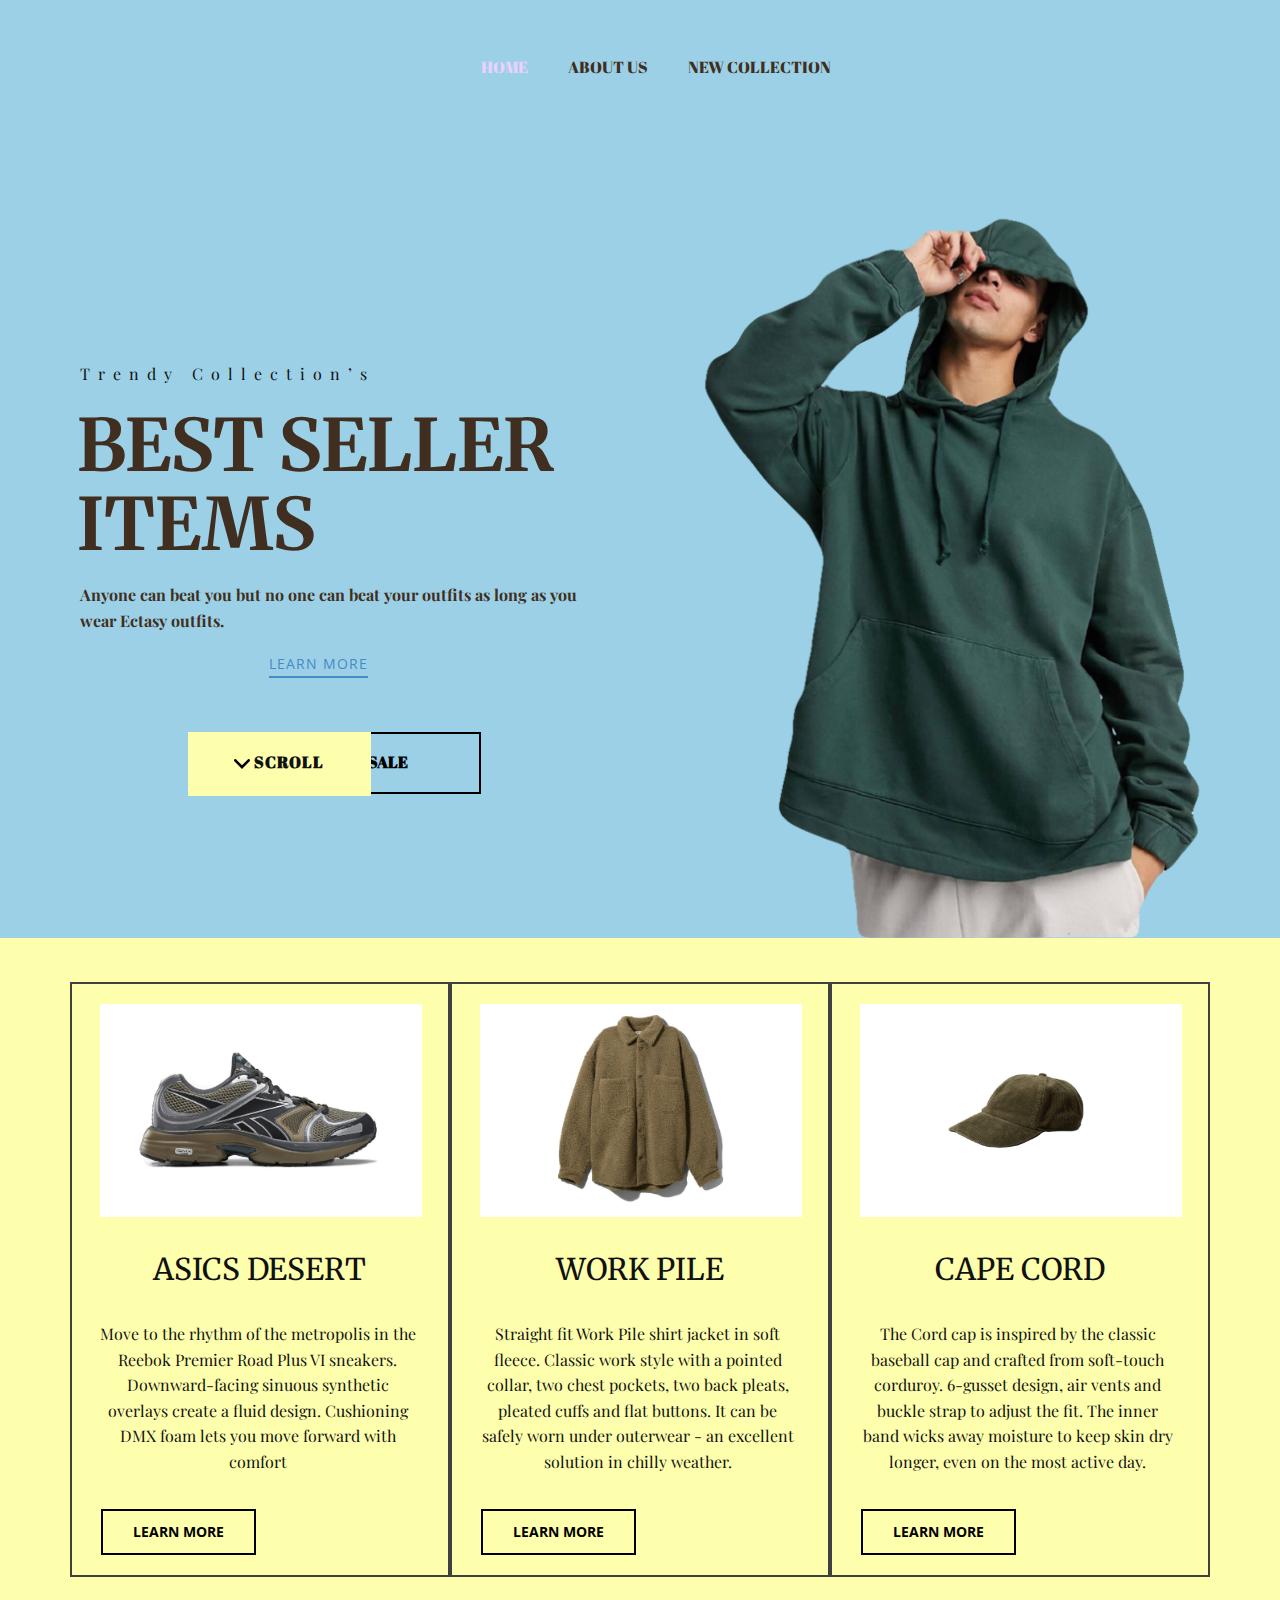
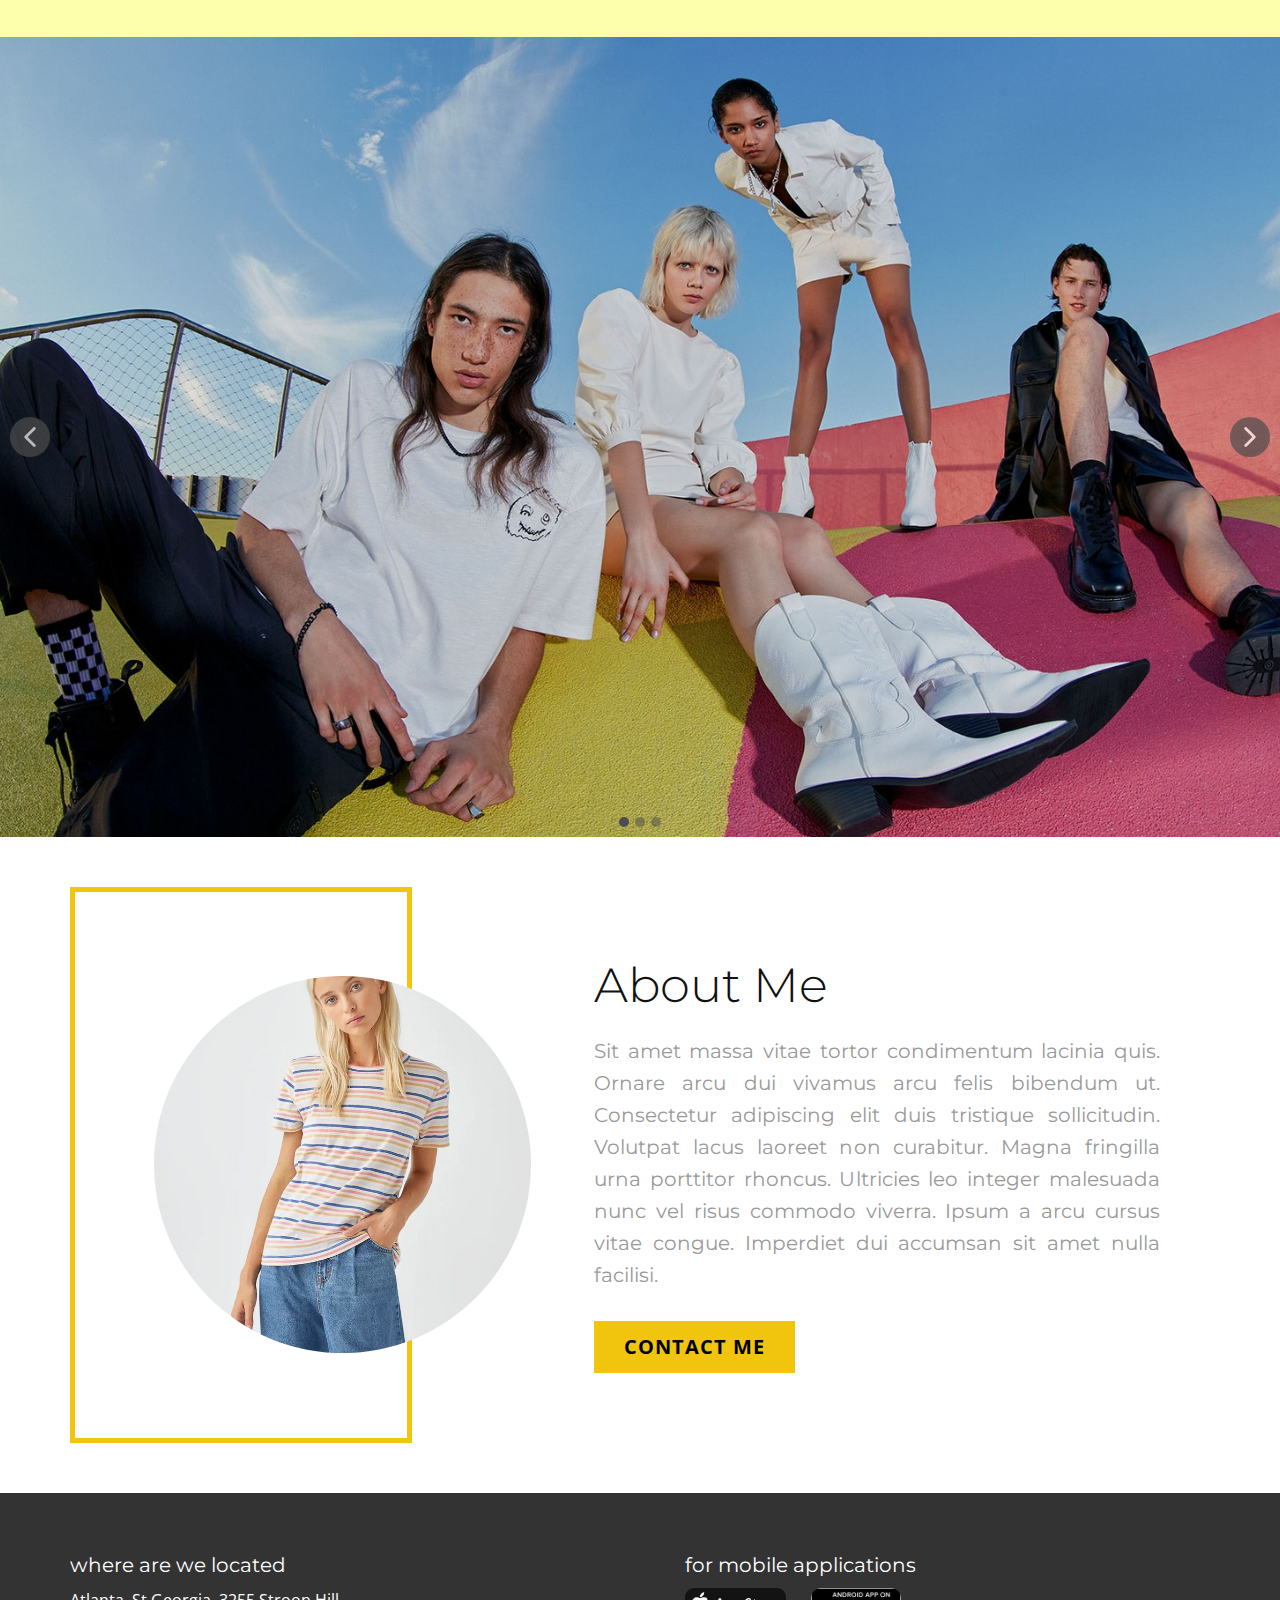
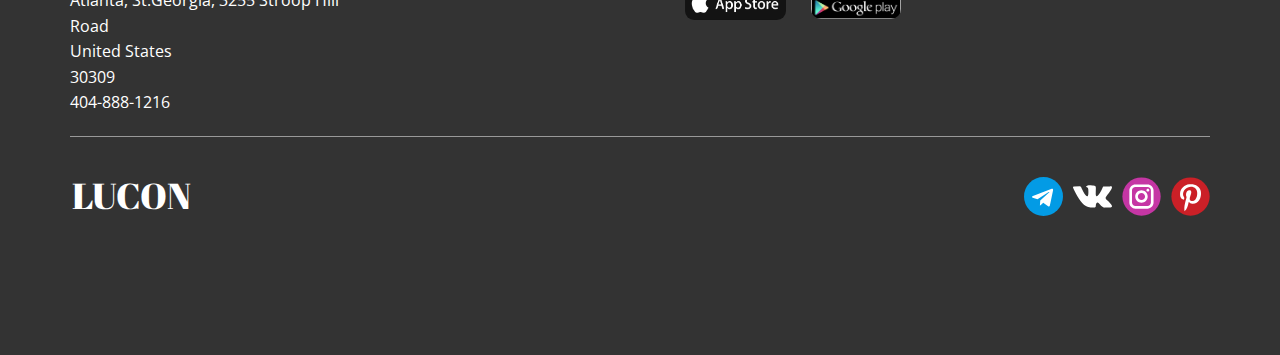
<file: HOME.html>
<!DOCTYPE html>
<html style="font-size: 16px;">
  <head>
    <meta name="viewport" content="width=device-width, initial-scale=1.0">
    <meta charset="utf-8">
    <meta name="keywords" content="BEST SE​LLERITEMS">
    <meta name="description" content="">
    <meta name="page_type" content="np-template-header-footer-from-plugin">
    <title>HOME</title>
    <link rel="stylesheet" href="nicepage.css" media="screen">
<link rel="stylesheet" href="HOME.css" media="screen">
    <script class="u-script" type="text/javascript" src="jquery.js" defer=""></script>
    <script class="u-script" type="text/javascript" src="nicepage.js" defer=""></script>
    <meta name="generator" content="Nicepage 3.30.2, nicepage.com">
    <link id="u-theme-google-font" rel="stylesheet" href="https://fonts.googleapis.com/css?family=Roboto:100,100i,300,300i,400,400i,500,500i,700,700i,900,900i|Open+Sans:300,300i,400,400i,600,600i,700,700i,800,800i">
    <link id="u-page-google-font" rel="stylesheet" href="https://fonts.googleapis.com/css?family=Playfair+Display:400,400i,500,500i,600,600i,700,700i,800,800i,900,900i|Merriweather:300,300i,400,400i,700,700i,900,900i|Montserrat:100,100i,200,200i,300,300i,400,400i,500,500i,600,600i,700,700i,800,800i,900,900i|Abril+Fatface:400">
    
    
    
    
    
    
    
    <script type="application/ld+json">{
		"@context": "http://schema.org",
		"@type": "Organization",
		"name": "",
		"sameAs": [
				"https://t.me/nnnnnenav1stttt",
				"https://vk.com/i_v_a_n_k",
				"https://www.instagram.com/nnnnnenav1stttt/",
				"https://www.pinterest.ru/mrgameronline1200/?invite_code=ca782bc49278453d854440ae29daf36d&sender=618119255015253516"
		]
}</script>
    <meta name="theme-color" content="#478ac9">
    <meta property="og:title" content="HOME">
    <meta property="og:type" content="website">
  </head>
  <body class="u-body"><header class="u-clearfix u-custom-color-13 u-header u-header" id="sec-71ef"><div class="u-clearfix u-sheet u-sheet-1">
        <a href="https://nicepage.dev" class="u-active-none u-border-2 u-border-active-palette-2-dark-1 u-border-custom-color-7 u-border-hover-custom-color-3 u-btn u-button-style u-hover-none u-none u-text-hover-palette-2-base u-text-palette-1-base u-btn-1"></a>
        <a href="mailto:ivan-kulyasov@mail.ru" class="u-btn u-button-style u-custom-font u-none u-text-custom-color-1 u-text-hover-custom-color-7 u-btn-2"><span class="u-icon u-text-custom-color-1 u-icon-1"><svg class="u-svg-content" viewBox="0 0 511.334 511.334" style="width: 1em; height: 1em;"><path d="m506.887 114.74c-3.979-5.097-10.086-8.076-16.553-8.076h-399.808l-5.943-66.207c-.972-10.827-10.046-19.123-20.916-19.123h-42.667c-11.598 0-21 9.402-21 21s9.402 21 21 21h23.468l23.018 256.439c.005.302-.01.599.007.903.047.806.152 1.594.286 2.37l.842 9.376c.016.177.034.354.055.529 2.552 22.11 13.851 41.267 30.19 54.21-8.466 10.812-13.532 24.407-13.532 39.172 0 35.106 28.561 63.667 63.666 63.667 35.106 0 63.667-28.561 63.667-63.667 0-7.605-1.345-14.9-3.801-21.667h114.936c-2.457 6.767-3.801 14.062-3.801 21.667 0 35.106 28.561 63.667 63.667 63.667s63.667-28.561 63.667-63.667-28.561-63.667-63.667-63.667h-234.526c-15.952 0-29.853-9.624-35.853-23.646l335.608-19.724c9.162-.538 16.914-6.966 19.141-15.87l42.67-170.67c1.567-6.272.158-12.918-3.821-18.016z"></path></svg><img></span>&nbsp;<span class="u-text-custom-color-1"></span>BASKET
        </a>
        <h2 class="u-align-center u-custom-font u-text u-text-custom-color-1 u-text-1">LUCON</h2>
        <nav class="u-menu u-menu-dropdown u-offcanvas u-menu-1">
          <div class="menu-collapse u-custom-font" style="font-size: 1rem; letter-spacing: 0px; font-family: &quot;Abril Fatface&quot;;">
            <a class="u-button-style u-custom-left-right-menu-spacing u-custom-padding-bottom u-custom-text-active-color u-custom-text-color u-custom-text-hover-color u-custom-top-bottom-menu-spacing u-nav-link u-text-active-palette-1-base u-text-hover-palette-2-base" href="#">
              <svg><use xmlns:xlink="http://www.w3.org/1999/xlink" xlink:href="#menu-hamburger"></use></svg>
              <svg version="1.1" xmlns="http://www.w3.org/2000/svg" xmlns:xlink="http://www.w3.org/1999/xlink"><defs><symbol id="menu-hamburger" viewBox="0 0 16 16" style="width: 16px; height: 16px;"><rect y="1" width="16" height="2"></rect><rect y="7" width="16" height="2"></rect><rect y="13" width="16" height="2"></rect>
</symbol>
</defs></svg>
            </a>
          </div>
          <div class="u-custom-menu u-nav-container">
            <ul class="u-custom-font u-nav u-unstyled u-nav-1"><li class="u-nav-item"><a class="u-button-style u-nav-link u-text-active-custom-color-9 u-text-custom-color-1 u-text-hover-custom-color-5" href="HOME.html" style="padding: 10px 20px;">HOME</a>
</li><li class="u-nav-item"><a class="u-button-style u-nav-link u-text-active-custom-color-9 u-text-custom-color-1 u-text-hover-custom-color-5" href="ABOUT-US.html" style="padding: 10px 20px;">ABOUT US</a>
</li><li class="u-nav-item"><a class="u-button-style u-nav-link u-text-active-custom-color-9 u-text-custom-color-1 u-text-hover-custom-color-5" href="NEW-COLLECTION.html" style="padding: 10px 20px;">NEW COLLECTION</a>
</li></ul>
          </div>
          <div class="u-custom-menu u-nav-container-collapse">
            <div class="u-black u-container-style u-inner-container-layout u-opacity u-opacity-95 u-sidenav">
              <div class="u-inner-container-layout u-sidenav-overflow">
                <div class="u-menu-close"></div>
                <ul class="u-align-center u-nav u-popupmenu-items u-unstyled u-nav-2"><li class="u-nav-item"><a class="u-button-style u-nav-link" href="HOME.html" style="padding: 10px 20px;">HOME</a>
</li><li class="u-nav-item"><a class="u-button-style u-nav-link" href="ABOUT-US.html" style="padding: 10px 20px;">ABOUT US</a>
</li><li class="u-nav-item"><a class="u-button-style u-nav-link" href="NEW-COLLECTION.html" style="padding: 10px 20px;">NEW COLLECTION</a>
</li></ul>
              </div>
            </div>
            <div class="u-black u-menu-overlay u-opacity u-opacity-70"></div>
          </div>
        </nav>
        <h3 class="u-align-center u-headline u-text u-text-2">
          <a href="/"></a>
        </h3>
        <h3 class="u-align-center u-custom-font u-headline u-text u-text-custom-color-11 u-text-3">
          <a href="/"></a>
        </h3>
      </div></header>
    <section class="u-clearfix u-custom-color-13 u-section-1" id="sec-226b">
      <div class="u-clearfix u-gutter-0 u-layout-wrap u-layout-wrap-1">
        <div class="u-gutter-0 u-layout">
          <div class="u-layout-row">
            <div class="u-align-left u-container-style u-custom-color-13 u-layout-cell u-size-30 u-layout-cell-1">
              <div class="u-container-layout u-container-layout-1">
                <p class="u-custom-font u-font-playfair-display u-text u-text-1"> Trendy Collection’s</p>
                <h2 class="u-text u-text-custom-color-1 u-text-2">BEST SE​L​LER<br>ITEMS
                </h2>
                <p class="u-custom-font u-font-playfair-display u-text u-text-custom-color-1 u-text-3"> Anyone  can  beat  you  but  no  one  can  beat  your
outfits  as  long  as  you  wear  Ectasy  outfits.</p>
                <a href="" class="u-active-none u-border-2 u-border-palette-1-base u-btn u-btn-rectangle u-button-style u-hover-none u-none u-btn-1">learn more</a>
                <a href="#carousel_2779" class="u-align-center u-border-2 u-border-black u-btn u-button-style u-custom-font u-dialog-link u-hover-black u-none u-text-black u-text-hover-white u-btn-2">SALE</a>
                <a href="HOME.html#sec-7669" data-page-id="44378741" class="u-align-center u-border-none u-btn u-button-style u-custom-color-5 u-custom-font u-hover-custom-color-9 u-btn-3"><span class="u-icon u-text-white u-icon-1"><svg class="u-svg-content" viewBox="0 0 30.727 30.727" x="0px" y="0px" style="width: 1em; height: 1em;"><path d="M29.994,10.183L15.363,24.812L0.733,10.184c-0.977-0.978-0.977-2.561,0-3.536c0.977-0.977,2.559-0.976,3.536,0   l11.095,11.093L26.461,6.647c0.977-0.976,2.559-0.976,3.535,0C30.971,7.624,30.971,9.206,29.994,10.183z"></path></svg><img></span>&nbsp;Scroll
                </a>
              </div>
            </div>
            <div class="u-container-style u-image u-layout-cell u-size-30 u-image-1" data-image-width="1500" data-image-height="1500">
              <div class="u-container-layout u-valign-bottom u-container-layout-2" src=""></div>
            </div>
          </div>
        </div>
      </div>
    </section>
    <section class="u-clearfix u-custom-color-5 u-section-2" id="sec-7669">
      <div class="u-clearfix u-sheet u-sheet-1">
        <div class="u-list u-list-1">
          <div class="u-repeater u-repeater-1">
            <div class="u-align-center u-border-2 u-border-grey-75 u-container-style u-list-item u-repeater-item">
              <div class="u-container-layout u-similar-container u-valign-bottom u-container-layout-1">
                <img alt="" class="u-image u-image-default u-image-1" data-image-width="2000" data-image-height="2000" src="images/ToGye39f_-I.jpg">
                <h3 class="u-custom-font u-font-merriweather u-text u-text-default u-text-1">ASICS DESERT</h3>
                <p class="u-custom-font u-font-playfair-display u-text u-text-2"> Move to the rhythm of the metropolis in the Reebok Premier Road Plus VI sneakers. Downward-facing sinuous synthetic overlays create a fluid design. Cushioning DMX foam lets you move forward with comfort</p>
                <a href="" class="u-border-2 u-border-black u-btn u-button-style u-hover-custom-color-13 u-none u-text-black u-text-hover-white u-btn-1">learn more</a>
              </div>
            </div>
            <div class="u-align-center u-border-2 u-border-grey-75 u-container-style u-list-item u-repeater-item">
              <div class="u-container-layout u-similar-container u-valign-bottom u-container-layout-2">
                <img alt="" class="u-image u-image-default u-image-2" data-image-width="2505" data-image-height="2493" src="images/9-tdx2uW8ZM2.jpg">
                <h3 class="u-custom-font u-font-merriweather u-text u-text-default u-text-3">WORK PILE</h3>
                <p class="u-custom-font u-font-playfair-display u-text u-text-4"> Straight fit Work Pile shirt jacket in soft fleece. Classic work style with a pointed collar, two chest pockets, two back pleats, pleated cuffs and flat buttons. It can be safely worn under outerwear - an excellent solution in chilly weather.</p>
                <a href="" class="u-border-2 u-border-black u-btn u-button-style u-hover-custom-color-13 u-none u-text-black u-text-hover-white u-btn-2">learn more</a>
              </div>
            </div>
            <div class="u-align-center u-border-2 u-border-grey-75 u-container-style u-list-item u-repeater-item">
              <div class="u-container-layout u-similar-container u-valign-bottom u-container-layout-3">
                <img alt="" class="u-image u-image-default u-image-3" data-image-width="1920" data-image-height="1920" src="images/bbdvc-23mDw.jpg">
                <h3 class="u-custom-font u-font-merriweather u-text u-text-default u-text-5">CAPE CORD</h3>
                <p class="u-custom-font u-font-playfair-display u-text u-text-6"> The Cord cap is inspired by the classic baseball cap and crafted from soft-touch corduroy. 6-gusset design, air vents and buckle strap to adjust the fit. ​The inner band wicks away moisture to keep skin dry longer, even on the most active day.</p>
                <a href="" class="u-border-2 u-border-black u-btn u-button-style u-hover-custom-color-13 u-none u-text-black u-text-hover-white u-btn-3">learn more</a>
              </div>
            </div>
          </div>
        </div>
      </div>
    </section>
    <section class="u-align-center u-clearfix u-section-3" id="sec-5fc9">
      <h2 class="u-text u-text-1">Sample Headline</h2>
      <div class="u-carousel u-carousel-duration-2500 u-expanded-width u-gallery u-layout-carousel u-lightbox u-no-transition u-show-text-none u-gallery-1" data-interval="4000" data-u-ride="carousel" id="carousel-9387">
        <ol class="u-absolute-hcenter u-carousel-indicators u-carousel-indicators-1">
          <li data-u-target="#carousel-9387" data-u-slide-to="0" class="u-active u-grey-70 u-shape-circle" style="width: 10px; height: 10px;"></li>
          <li data-u-target="#carousel-9387" data-u-slide-to="1" class="u-grey-70 u-shape-circle" style="width: 10px; height: 10px;"></li>
          <li data-u-target="#carousel-9387" data-u-slide-to="2" class="u-grey-70 u-shape-circle" style="width: 10px; height: 10px;"></li>
        </ol>
        <div class="u-carousel-inner u-gallery-inner" role="listbox">
          <div class="u-active u-carousel-item u-gallery-item u-carousel-item-1" data-image-width="736" data-image-height="1104">
            <div class="u-back-slide" data-image-width="1920" data-image-height="1090">
              <img class="u-back-image u-expanded" src="images/01_img.jpg">
            </div>
            <div class="u-over-slide u-over-slide-1">
              <h3 class="u-gallery-heading"></h3>
              <p class="u-gallery-text"></p>
            </div>
            <style data-mode="XL"></style>
            <style data-mode="LG"></style>
            <style data-mode="MD"></style>
            <style data-mode="SM"></style>
            <style data-mode="XS"></style>
          </div>
          <div class="u-carousel-item u-gallery-item u-carousel-item-2">
            <div class="u-back-slide" data-image-width="1600" data-image-height="1067">
              <img class="u-back-image u-expanded" src="images/2024-3x2-Magazine-Landscape_3.jpg">
            </div>
            <div class="u-over-slide u-over-slide-2">
              <h3 class="u-gallery-heading"></h3>
              <p class="u-gallery-text"></p>
            </div>
          </div>
          <div class="u-carousel-item u-gallery-item u-carousel-item-3">
            <div class="u-back-slide" data-image-width="1200" data-image-height="669">
              <img class="u-back-image u-expanded" src="images/pullbear-fw17-01.jpg">
            </div>
            <div class="u-over-slide u-over-slide-3">
              <h3 class="u-gallery-heading"></h3>
              <p class="u-gallery-text"></p>
            </div>
          </div>
        </div>
        <a class="u-absolute-vcenter u-carousel-control u-carousel-control-prev u-grey-70 u-icon-circle u-opacity u-opacity-70 u-spacing-10 u-text-white u-carousel-control-1" href="#carousel-9387" role="button" data-u-slide="prev">
          <span aria-hidden="true">
            <svg viewBox="0 0 451.847 451.847"><path d="M97.141,225.92c0-8.095,3.091-16.192,9.259-22.366L300.689,9.27c12.359-12.359,32.397-12.359,44.751,0
c12.354,12.354,12.354,32.388,0,44.748L173.525,225.92l171.903,171.909c12.354,12.354,12.354,32.391,0,44.744
c-12.354,12.365-32.386,12.365-44.745,0l-194.29-194.281C100.226,242.115,97.141,234.018,97.141,225.92z"></path></svg>
          </span>
          <span class="sr-only">
            <svg viewBox="0 0 451.847 451.847"><path d="M97.141,225.92c0-8.095,3.091-16.192,9.259-22.366L300.689,9.27c12.359-12.359,32.397-12.359,44.751,0
c12.354,12.354,12.354,32.388,0,44.748L173.525,225.92l171.903,171.909c12.354,12.354,12.354,32.391,0,44.744
c-12.354,12.365-32.386,12.365-44.745,0l-194.29-194.281C100.226,242.115,97.141,234.018,97.141,225.92z"></path></svg>
          </span>
        </a>
        <a class="u-absolute-vcenter u-carousel-control u-carousel-control-next u-grey-70 u-icon-circle u-opacity u-opacity-70 u-spacing-10 u-text-white u-carousel-control-2" href="#carousel-9387" role="button" data-u-slide="next">
          <span aria-hidden="true">
            <svg viewBox="0 0 451.846 451.847"><path d="M345.441,248.292L151.154,442.573c-12.359,12.365-32.397,12.365-44.75,0c-12.354-12.354-12.354-32.391,0-44.744
L278.318,225.92L106.409,54.017c-12.354-12.359-12.354-32.394,0-44.748c12.354-12.359,32.391-12.359,44.75,0l194.287,194.284
c6.177,6.18,9.262,14.271,9.262,22.366C354.708,234.018,351.617,242.115,345.441,248.292z"></path></svg>
          </span>
          <span class="sr-only">
            <svg viewBox="0 0 451.846 451.847"><path d="M345.441,248.292L151.154,442.573c-12.359,12.365-32.397,12.365-44.75,0c-12.354-12.354-12.354-32.391,0-44.744
L278.318,225.92L106.409,54.017c-12.354-12.359-12.354-32.394,0-44.748c12.354-12.359,32.391-12.359,44.75,0l194.287,194.284
c6.177,6.18,9.262,14.271,9.262,22.366C354.708,234.018,351.617,242.115,345.441,248.292z"></path></svg>
          </span>
        </a>
      </div>
    </section>
    <section class="u-clearfix u-section-4" id="carousel_d6d1">
      <div class="u-clearfix u-sheet u-sheet-1">
        <div class="u-clearfix u-expanded-width u-layout-wrap u-layout-wrap-1">
          <div class="u-gutter-0 u-layout">
            <div class="u-layout-row">
              <div class="u-container-style u-layout-cell u-shape-rectangle u-size-18 u-layout-cell-1">
                <div class="u-border-5 u-border-palette-3-base u-container-layout u-valign-middle-lg u-valign-middle-md u-valign-middle-xl u-container-layout-1">
                  <div class="u-image u-image-circle u-image-1" alt="" data-image-width="736" data-image-height="1104"></div>
                </div>
              </div>
              <div class="u-align-justify u-container-style u-layout-cell u-size-42 u-layout-cell-2">
                <div class="u-container-layout u-valign-middle-lg u-valign-middle-xl u-container-layout-2">
                  <h4 class="u-custom-font u-font-montserrat u-text u-text-1">About Me</h4>
                  <p class="u-custom-font u-font-montserrat u-text u-text-default u-text-grey-40 u-text-2">Sit amet massa vitae tortor condimentum lacinia quis. Ornare arcu dui vivamus arcu felis bibendum ut. Consectetur adipiscing elit duis tristique sollicitudin. Volutpat lacus laoreet non curabitur. Magna fringilla urna porttitor rhoncus. Ultricies leo integer malesuada nunc vel risus commodo viverra. Ipsum a arcu cursus vitae congue. Imperdiet dui accumsan sit amet nulla facilisi.</p>
                  <a href="https://vk.com/i_v_a_n_k" class="u-active-black u-border-none u-btn u-button-style u-hover-black u-palette-3-base u-text-active-white u-text-black u-text-hover-white u-btn-1">Contact Me</a>
                </div>
              </div>
            </div>
          </div>
        </div>
      </div>
    </section>
    
    
    
    
    <footer class="u-clearfix u-footer u-grey-80" id="sec-2b16"><div class="u-clearfix u-sheet u-sheet-1">
        <div class="u-clearfix u-gutter-30 u-layout-wrap u-layout-wrap-1">
          <div class="u-gutter-0 u-layout">
            <div class="u-layout-row">
              <div class="u-align-left u-container-style u-layout-cell u-left-cell u-size-30 u-layout-cell-1">
                <div class="u-container-layout u-container-layout-1"><!--position-->
                  <div data-position="" class="u-position u-position-1"><!--block-->
                    <div class="u-block">
                      <div class="u-block-container u-clearfix"><!--block_header-->
                        <h5 class="u-block-header u-custom-font u-font-montserrat u-text"><!--block_header_content--> where are we located<!--/block_header_content--></h5><!--/block_header--><!--block_content-->
                        <div class="u-block-content u-text"><!--block_content_content--><!--/block_content_content--></div><!--/block_content-->
                      </div>
                    </div><!--/block-->
                  </div><!--/position-->
                  <p class="u-text u-text-3">Atlanta, St.Georgia, 3255 Stroop Hill Road&nbsp;<br>United States<br>30309<br>404-888-1216<br>
                  </p>
                </div>
              </div>
              <div class="u-align-left u-container-style u-layout-cell u-right-cell u-size-30 u-layout-cell-2">
                <div class="u-container-layout u-container-layout-2"><!--position-->
                  <div data-position="" class="u-position u-position-2"><!--block-->
                    <div class="u-block">
                      <div class="u-block-container u-clearfix"><!--block_header-->
                        <h5 class="u-block-header u-custom-font u-font-montserrat u-text"><!--block_header_content--> for mobile&nbsp;applications<!--/block_header_content--></h5><!--/block_header--><!--block_content-->
                        <div class="u-block-content u-text"><!--block_content_content--><!--/block_content_content--></div><!--/block_content-->
                      </div>
                    </div><!--/block-->
                  </div><!--/position-->
                  <img class="u-image u-image-round u-radius-9 u-image-1" src="images/app-store-scrape.png" alt="" data-image-width="2554" data-image-height="803">
                  <img class="u-image u-image-round u-radius-10 u-image-2" src="images/b9c4c26a6162b36f3499e76e22b53df0.png" alt="" data-image-width="1600" data-image-height="555">
                </div>
              </div>
            </div>
          </div>
        </div>
        <div class="u-border-1 u-border-white u-line u-line-horizontal u-opacity u-opacity-50 u-line-1"></div>
        <h2 class="u-align-center u-custom-font u-text u-text-6">LUCO​N</h2>
        <div class="u-social-icons u-spacing-10 u-social-icons-1">
          <a class="u-social-url" title="telegram" target="_blank" href="https://t.me/nnnnnenav1stttt"><span class="u-icon u-social-facebook u-social-icon u-icon-1"><svg class="u-svg-link" preserveAspectRatio="xMidYMin slice" viewBox="0 0 24 24" style=""><use xmlns:xlink="http://www.w3.org/1999/xlink" xlink:href="#svg-8a08"></use></svg><svg class="u-svg-content" viewBox="0 0 24 24" id="svg-8a08"><circle cx="12" cy="12" fill="currentColor" r="12"></circle><path d="m5.491 11.74 11.57-4.461c.537-.194 1.006.131.832.943l.001-.001-1.97 9.281c-.146.658-.537.818-1.084.508l-3-2.211-1.447 1.394c-.16.16-.295.295-.605.295l.213-3.053 5.56-5.023c.242-.213-.054-.333-.373-.121l-6.871 4.326-2.962-.924c-.643-.204-.657-.643.136-.953z" fill="#fff"></path></svg></span>
          </a>
          <a class="u-social-url" title="VK" target="_blank" href="https://vk.com/i_v_a_n_k"><span class="u-icon u-social-icon u-social-twitter u-icon-2"><svg class="u-svg-link" preserveAspectRatio="xMidYMin slice" viewBox="0 0 511.962 511.962" style=""><use xmlns:xlink="http://www.w3.org/1999/xlink" xlink:href="#svg-e650"></use></svg><svg class="u-svg-content" viewBox="0 0 511.962 511.962" x="0px" y="0px" id="svg-e650" style="enable-background:new 0 0 511.962 511.962;"><g><g><path d="M507.399,370.471c-1.376-2.304-9.888-20.8-50.848-58.816c-42.88-39.808-37.12-33.344,14.528-102.176    c31.456-41.92,44.032-67.52,40.096-78.464c-3.744-10.432-26.88-7.68-26.88-7.68l-76.928,0.448c0,0-5.696-0.768-9.952,1.76    c-4.128,2.496-6.784,8.256-6.784,8.256s-12.192,32.448-28.448,60.032c-34.272,58.208-48,61.28-53.6,57.664    c-13.024-8.416-9.76-33.856-9.76-51.904c0-56.416,8.544-79.936-16.672-86.016c-8.384-2.016-14.528-3.36-35.936-3.584    c-27.456-0.288-50.72,0.096-63.872,6.528c-8.768,4.288-15.52,13.856-11.392,14.4c5.088,0.672,16.608,3.104,22.72,11.424    c7.904,10.72,7.616,34.848,7.616,34.848s4.544,66.4-10.592,74.656c-10.4,5.664-24.64-5.888-55.2-58.72    c-15.648-27.04-27.488-56.96-27.488-56.96s-2.272-5.568-6.336-8.544c-4.928-3.616-11.84-4.768-11.84-4.768l-73.152,0.448    c0,0-10.976,0.32-15.008,5.088c-3.584,4.256-0.288,13.024-0.288,13.024s57.28,133.984,122.112,201.536    c59.488,61.92,127.008,57.856,127.008,57.856h30.592c0,0,9.248-1.024,13.952-6.112c4.352-4.672,4.192-13.44,4.192-13.44    s-0.608-41.056,18.464-47.104c18.784-5.952,42.912,39.68,68.48,57.248c19.328,13.28,34.016,10.368,34.016,10.368l68.384-0.96    C488.583,400.807,524.359,398.599,507.399,370.471z"></path>
</g>
</g></svg></span>
          </a>
          <a class="u-social-url" title="instagram" target="_blank" href="https://www.instagram.com/nnnnnenav1stttt/"><span class="u-icon u-social-icon u-social-instagram u-icon-3"><svg class="u-svg-link" preserveAspectRatio="xMidYMin slice" viewBox="0 0 112 112" style=""><use xmlns:xlink="http://www.w3.org/1999/xlink" xlink:href="#svg-9d02"></use></svg><svg class="u-svg-content" viewBox="0 0 112 112" x="0" y="0" id="svg-9d02"><circle fill="currentColor" cx="56.1" cy="56.1" r="55"></circle><path fill="#FFFFFF" d="M55.9,38.2c-9.9,0-17.9,8-17.9,17.9C38,66,46,74,55.9,74c9.9,0,17.9-8,17.9-17.9C73.8,46.2,65.8,38.2,55.9,38.2
            z M55.9,66.4c-5.7,0-10.3-4.6-10.3-10.3c-0.1-5.7,4.6-10.3,10.3-10.3c5.7,0,10.3,4.6,10.3,10.3C66.2,61.8,61.6,66.4,55.9,66.4z"></path><path fill="#FFFFFF" d="M74.3,33.5c-2.3,0-4.2,1.9-4.2,4.2s1.9,4.2,4.2,4.2s4.2-1.9,4.2-4.2S76.6,33.5,74.3,33.5z"></path><path fill="#FFFFFF" d="M73.1,21.3H38.6c-9.7,0-17.5,7.9-17.5,17.5v34.5c0,9.7,7.9,17.6,17.5,17.6h34.5c9.7,0,17.5-7.9,17.5-17.5V38.8
            C90.6,29.1,82.7,21.3,73.1,21.3z M83,73.3c0,5.5-4.5,9.9-9.9,9.9H38.6c-5.5,0-9.9-4.5-9.9-9.9V38.8c0-5.5,4.5-9.9,9.9-9.9h34.5
            c5.5,0,9.9,4.5,9.9,9.9V73.3z"></path></svg></span>
          </a>
          <a class="u-social-url" title="pinterest" target="_blank" href="https://www.pinterest.ru/mrgameronline1200/?invite_code=ca782bc49278453d854440ae29daf36d&amp;sender=618119255015253516"><span class="u-icon u-social-icon u-social-pinterest u-icon-4"><svg class="u-svg-link" preserveAspectRatio="xMidYMin slice" viewBox="0 0 112 112" style=""><use xmlns:xlink="http://www.w3.org/1999/xlink" xlink:href="#svg-1c8b"></use></svg><svg class="u-svg-content" viewBox="0 0 112 112" x="0" y="0" id="svg-1c8b"><circle fill="currentColor" cx="56.1" cy="56.1" r="55"></circle><path fill="#FFFFFF" d="M61.1,76.9c-4.7-0.3-6.7-2.7-10.3-5c-2,10.7-4.6,20.9-11.9,26.2c-2.2-16.1,3.3-28.2,5.9-41
            c-4.4-7.5,0.6-22.5,9.9-18.8c11.6,4.6-10,27.8,4.4,30.7C74.2,72,80.3,42.8,71,33.4C57.5,19.6,31.7,33,34.9,52.6
            c0.8,4.8,5.8,6.2,2,12.9c-8.7-1.9-11.2-8.8-10.9-17.8C26.5,32.8,39.3,22.5,52.2,21c16.3-1.9,31.6,5.9,33.7,21.2
            C88.2,59.5,78.6,78.2,61.1,76.9z"></path></svg></span>
          </a>
        </div>
      </div></footer>
    <section class="u-backlink u-clearfix u-grey-80">
      <a class="u-link" href="https://google.com" target="_blank">
        <span></span>
      </a>
      <p class="u-text">
        <span></span>
      </p>
      <a class="u-link" href="https://google.com" target="_blank">
        <span></span>
      </a> 
    </section>
  <section class="u-align-center u-black u-clearfix u-container-style u-dialog-block u-opacity u-opacity-70 u-section-8" id="carousel_2779">
      <div class="u-align-center u-container-style u-dialog u-image u-shape-rectangle u-image-1">
        <div class="u-container-layout u-container-layout-1">
          <h5 class="u-custom-font u-font-montserrat u-text u-text-body-alt-color u-text-1">save up to</h5>
          <h2 class="u-align-center u-custom-font u-font-montserrat u-text u-text-palette-4-base u-text-2">
            <span class="u-text-custom-color-7">70%</span>
            <span class="u-text-custom-color-7"></span>
          </h2>
          <a href="HOME.html#carousel-9387" data-page-id="44378741" class="u-btn u-button-style u-grey-90 u-hover-palette-5-dark-3 u-btn-1">shop now</a>
          <p class="u-text u-text-palette-3-dark-2 u-text-3">use code: LUCON@</p>
        </div><button class="u-dialog-close-button u-icon u-text-grey-5 u-icon-1"><svg class="u-svg-link" preserveAspectRatio="xMidYMin slice" viewBox="0 0 413.348 413.348" style=""><use xmlns:xlink="http://www.w3.org/1999/xlink" xlink:href="#svg-5801"></use></svg><svg xmlns="http://www.w3.org/2000/svg" xmlns:xlink="http://www.w3.org/1999/xlink" version="1.1" xml:space="preserve" class="u-svg-content" viewBox="0 0 413.348 413.348" id="svg-5801"><path d="m413.348 24.354-24.354-24.354-182.32 182.32-182.32-182.32-24.354 24.354 182.32 182.32-182.32 182.32 24.354 24.354 182.32-182.32 182.32 182.32 24.354-24.354-182.32-182.32z"></path></svg></button>
      </div>
    </section><style> .u-section-8 {
  min-height: 826px;
}

.u-section-8 .u-image-1 {
  width: 566px;
  min-height: 531px;
  background-image: url("images/d-min.jpg");
  background-position: 50% 50%;
  margin: 150px auto 60px;
}

.u-section-8 .u-container-layout-1 {
  padding: 55px 30px 20px;
}

.u-section-8 .u-text-1 {
  font-weight: 400;
  font-family: Montserrat, sans-serif;
  width: 179px;
  margin: 0 auto;
}

.u-section-8 .u-text-2 {
  font-weight: 700;
  font-size: 3.75rem;
  width: 220px;
  margin: 0 auto;
}

.u-section-8 .u-btn-1 {
  background-image: none;
  border-style: none;
  text-transform: uppercase;
  font-weight: 700;
  margin: 240px auto 0;
  padding: 10px 48px;
}

.u-section-8 .u-text-3 {
  text-transform: uppercase;
  font-weight: 700;
  letter-spacing: 1px;
  width: 178px;
  margin: 28px auto 0;
}

.u-section-8 .u-icon-1 {
  width: 23px;
  height: 23px;
  left: auto;
  top: 17px;
  position: absolute;
  right: 16px;
}

@media (max-width: 1199px) {
  .u-section-8 .u-image-1 {
    height: auto;
  }
}

@media (max-width: 991px) {
  .u-section-8 .u-container-layout-1 {
    padding-top: 50px;
  }
}

@media (max-width: 767px) {
  .u-section-8 .u-image-1 {
    width: 540px;
  }

  .u-section-8 .u-container-layout-1 {
    padding-top: 40px;
    padding-right: 25px;
  }

  .u-section-8 .u-text-2 {
    font-size: 4.5rem;
  }
}

@media (max-width: 575px) {
   .u-section-8 {
    min-height: 906px;
  }

  .u-section-8 .u-image-1 {
    width: 340px;
    background-position: 45.33% 50%;
    min-height: 424px;
    margin-top: 167px;
  }

  .u-section-8 .u-container-layout-1 {
    padding-top: 30px;
    padding-left: 25px;
    padding-bottom: 27px;
  }

  .u-section-8 .u-text-2 {
    font-size: 3.75rem;
  }

  .u-section-8 .u-btn-1 {
    margin-top: 145px;
  }

  .u-section-8 .u-text-3 {
    width: auto;
    margin-top: 7px;
  }
}</style></body>
</html>
</file>
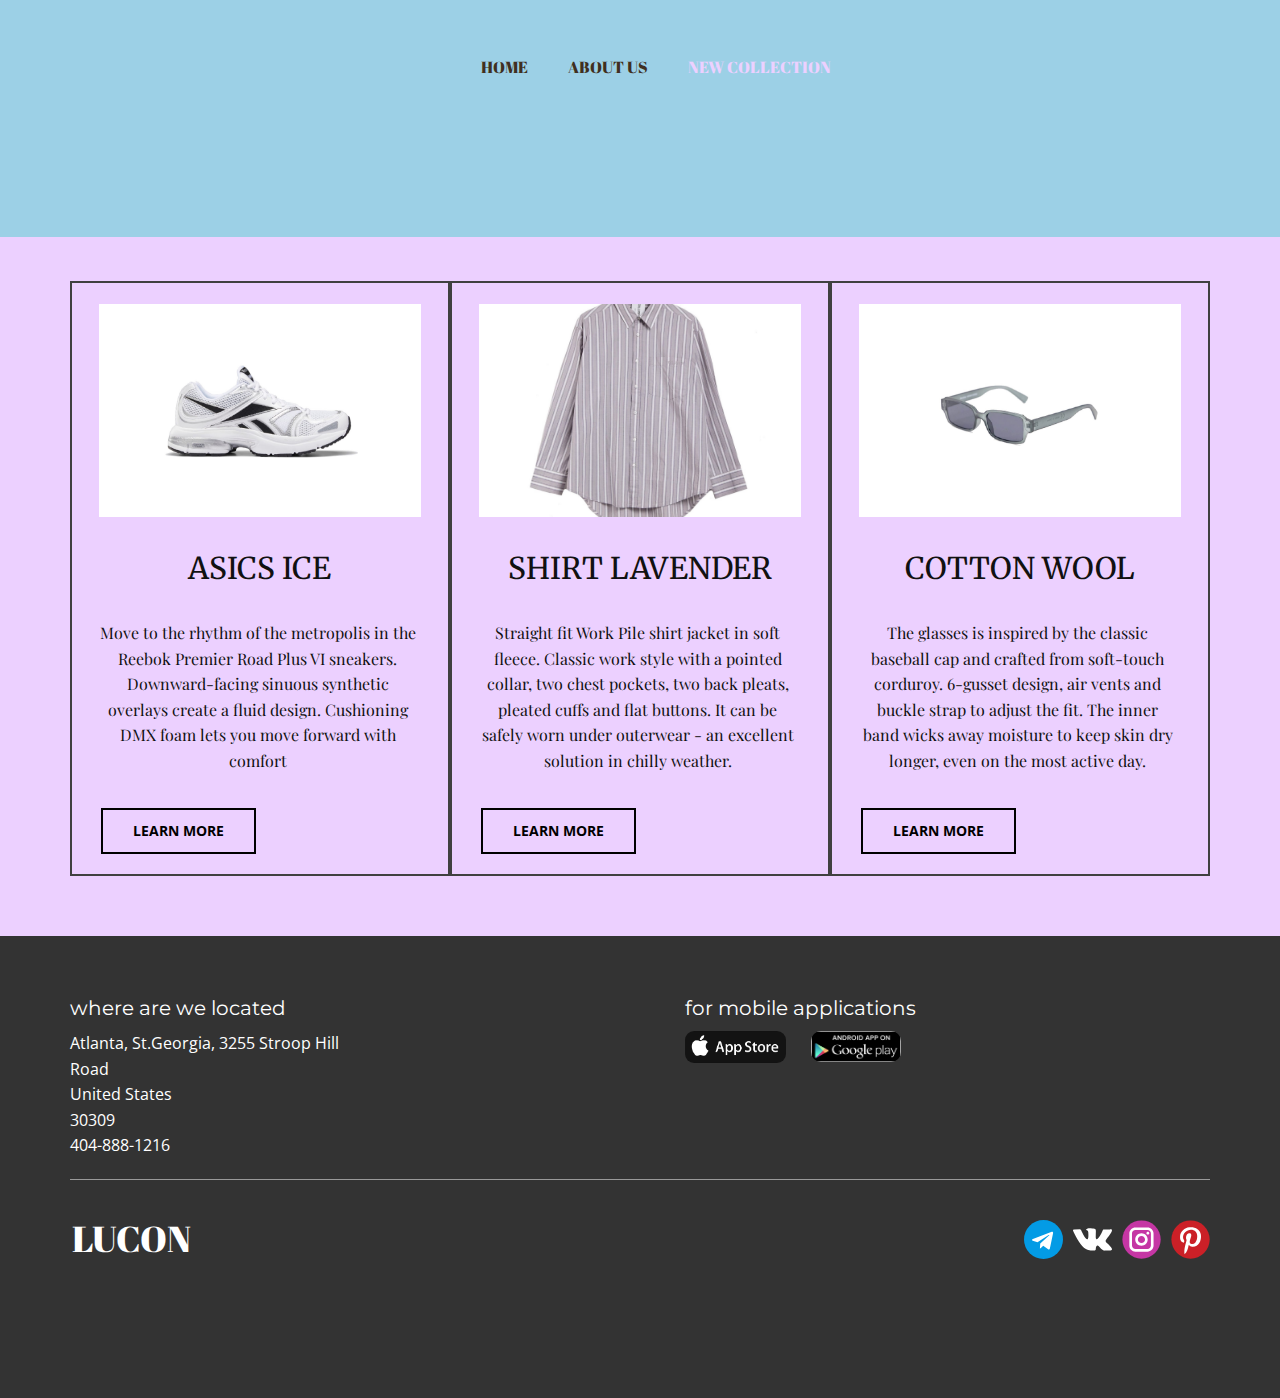
<file: NEW-COLLECTION.html>
<!DOCTYPE html>
<html style="font-size: 16px;">
  <head>
    <meta name="viewport" content="width=device-width, initial-scale=1.0">
    <meta charset="utf-8">
    <meta name="keywords" content="LUCON, LUCO​N">
    <meta name="description" content="">
    <meta name="page_type" content="np-template-header-footer-from-plugin">
    <title>NEW COLLECTION</title>
    <link rel="stylesheet" href="nicepage.css" media="screen">
<link rel="stylesheet" href="NEW-COLLECTION.css" media="screen">
    <script class="u-script" type="text/javascript" src="jquery.js" defer=""></script>
    <script class="u-script" type="text/javascript" src="nicepage.js" defer=""></script>
    <meta name="generator" content="Nicepage 3.30.2, nicepage.com">
    <link id="u-theme-google-font" rel="stylesheet" href="https://fonts.googleapis.com/css?family=Roboto:100,100i,300,300i,400,400i,500,500i,700,700i,900,900i|Open+Sans:300,300i,400,400i,600,600i,700,700i,800,800i">
    <link id="u-page-google-font" rel="stylesheet" href="https://fonts.googleapis.com/css?family=Merriweather:300,300i,400,400i,700,700i,900,900i|Playfair+Display:400,400i,500,500i,600,600i,700,700i,800,800i,900,900i|Montserrat:100,100i,200,200i,300,300i,400,400i,500,500i,600,600i,700,700i,800,800i,900,900i|Abril+Fatface:400">
    
    
    
    
    <script type="application/ld+json">{
		"@context": "http://schema.org",
		"@type": "Organization",
		"name": "",
		"sameAs": [
				"https://t.me/nnnnnenav1stttt",
				"https://vk.com/i_v_a_n_k",
				"https://www.instagram.com/nnnnnenav1stttt/",
				"https://www.pinterest.ru/mrgameronline1200/?invite_code=ca782bc49278453d854440ae29daf36d&sender=618119255015253516"
		]
}</script>
    <meta name="theme-color" content="#478ac9">
    <meta property="og:title" content="NEW COLLECTION">
    <meta property="og:type" content="website">
  </head>
  <body class="u-body"><header class="u-clearfix u-custom-color-13 u-header u-header" id="sec-71ef"><div class="u-clearfix u-sheet u-sheet-1">
        <a href="https://nicepage.dev" class="u-active-none u-border-2 u-border-active-palette-2-dark-1 u-border-custom-color-7 u-border-hover-custom-color-3 u-btn u-button-style u-hover-none u-none u-text-hover-palette-2-base u-text-palette-1-base u-btn-1"></a>
        <a href="mailto:ivan-kulyasov@mail.ru" class="u-btn u-button-style u-custom-font u-none u-text-custom-color-1 u-text-hover-custom-color-7 u-btn-2"><span class="u-icon u-text-custom-color-1 u-icon-1"><svg class="u-svg-content" viewBox="0 0 511.334 511.334" style="width: 1em; height: 1em;"><path d="m506.887 114.74c-3.979-5.097-10.086-8.076-16.553-8.076h-399.808l-5.943-66.207c-.972-10.827-10.046-19.123-20.916-19.123h-42.667c-11.598 0-21 9.402-21 21s9.402 21 21 21h23.468l23.018 256.439c.005.302-.01.599.007.903.047.806.152 1.594.286 2.37l.842 9.376c.016.177.034.354.055.529 2.552 22.11 13.851 41.267 30.19 54.21-8.466 10.812-13.532 24.407-13.532 39.172 0 35.106 28.561 63.667 63.666 63.667 35.106 0 63.667-28.561 63.667-63.667 0-7.605-1.345-14.9-3.801-21.667h114.936c-2.457 6.767-3.801 14.062-3.801 21.667 0 35.106 28.561 63.667 63.667 63.667s63.667-28.561 63.667-63.667-28.561-63.667-63.667-63.667h-234.526c-15.952 0-29.853-9.624-35.853-23.646l335.608-19.724c9.162-.538 16.914-6.966 19.141-15.87l42.67-170.67c1.567-6.272.158-12.918-3.821-18.016z"></path></svg><img></span>&nbsp;<span class="u-text-custom-color-1"></span>BASKET
        </a>
        <h2 class="u-align-center u-custom-font u-text u-text-custom-color-1 u-text-1">LUCON</h2>
        <nav class="u-menu u-menu-dropdown u-offcanvas u-menu-1">
          <div class="menu-collapse u-custom-font" style="font-size: 1rem; letter-spacing: 0px; font-family: &quot;Abril Fatface&quot;;">
            <a class="u-button-style u-custom-left-right-menu-spacing u-custom-padding-bottom u-custom-text-active-color u-custom-text-color u-custom-text-hover-color u-custom-top-bottom-menu-spacing u-nav-link u-text-active-palette-1-base u-text-hover-palette-2-base" href="#">
              <svg><use xmlns:xlink="http://www.w3.org/1999/xlink" xlink:href="#menu-hamburger"></use></svg>
              <svg version="1.1" xmlns="http://www.w3.org/2000/svg" xmlns:xlink="http://www.w3.org/1999/xlink"><defs><symbol id="menu-hamburger" viewBox="0 0 16 16" style="width: 16px; height: 16px;"><rect y="1" width="16" height="2"></rect><rect y="7" width="16" height="2"></rect><rect y="13" width="16" height="2"></rect>
</symbol>
</defs></svg>
            </a>
          </div>
          <div class="u-custom-menu u-nav-container">
            <ul class="u-custom-font u-nav u-unstyled u-nav-1"><li class="u-nav-item"><a class="u-button-style u-nav-link u-text-active-custom-color-9 u-text-custom-color-1 u-text-hover-custom-color-5" href="HOME.html" style="padding: 10px 20px;">HOME</a>
</li><li class="u-nav-item"><a class="u-button-style u-nav-link u-text-active-custom-color-9 u-text-custom-color-1 u-text-hover-custom-color-5" href="ABOUT-US.html" style="padding: 10px 20px;">ABOUT US</a>
</li><li class="u-nav-item"><a class="u-button-style u-nav-link u-text-active-custom-color-9 u-text-custom-color-1 u-text-hover-custom-color-5" href="NEW-COLLECTION.html" style="padding: 10px 20px;">NEW COLLECTION</a>
</li></ul>
          </div>
          <div class="u-custom-menu u-nav-container-collapse">
            <div class="u-black u-container-style u-inner-container-layout u-opacity u-opacity-95 u-sidenav">
              <div class="u-inner-container-layout u-sidenav-overflow">
                <div class="u-menu-close"></div>
                <ul class="u-align-center u-nav u-popupmenu-items u-unstyled u-nav-2"><li class="u-nav-item"><a class="u-button-style u-nav-link" href="HOME.html" style="padding: 10px 20px;">HOME</a>
</li><li class="u-nav-item"><a class="u-button-style u-nav-link" href="ABOUT-US.html" style="padding: 10px 20px;">ABOUT US</a>
</li><li class="u-nav-item"><a class="u-button-style u-nav-link" href="NEW-COLLECTION.html" style="padding: 10px 20px;">NEW COLLECTION</a>
</li></ul>
              </div>
            </div>
            <div class="u-black u-menu-overlay u-opacity u-opacity-70"></div>
          </div>
        </nav>
        <h3 class="u-align-center u-headline u-text u-text-2">
          <a href="/"></a>
        </h3>
        <h3 class="u-align-center u-custom-font u-headline u-text u-text-custom-color-11 u-text-3">
          <a href="/"></a>
        </h3>
      </div></header>
    <section class="u-clearfix u-custom-color-9 u-section-1" id="sec-d49b">
      <div class="u-clearfix u-sheet u-sheet-1">
        <div class="u-list u-list-1">
          <div class="u-repeater u-repeater-1">
            <div class="u-align-center u-border-2 u-border-grey-75 u-container-style u-list-item u-repeater-item">
              <div class="u-container-layout u-similar-container u-container-layout-1">
                <img alt="" class="u-expanded-width u-image u-image-default u-image-1" data-image-width="1920" data-image-height="1920" src="images/11.jpg">
                <h3 class="u-custom-font u-font-merriweather u-text u-text-default u-text-1">ASICS ICE</h3>
                <p class="u-custom-font u-font-playfair-display u-text u-text-2"> Move to the rhythm of the metropolis in the Reebok Premier Road Plus VI sneakers. Downward-facing sinuous synthetic overlays create a fluid design. Cushioning DMX foam lets you move forward with comfort</p>
                <a href="" class="u-border-2 u-border-black u-btn u-button-style u-hover-custom-color-5 u-none u-text-black u-text-hover-custom-color-11 u-btn-1">learn more</a>
              </div>
            </div>
            <div class="u-align-center u-border-2 u-border-grey-75 u-container-style u-list-item u-repeater-item">
              <div class="u-container-layout u-similar-container u-container-layout-2">
                <img alt="" class="u-expanded-width u-image u-image-default u-image-2" data-image-width="1600" data-image-height="1600" src="images/12.jpg">
                <h3 class="u-custom-font u-font-merriweather u-text u-text-default u-text-3"> SHIRT LAVENDER</h3>
                <p class="u-custom-font u-font-playfair-display u-text u-text-4"> Straight fit Work Pile shirt jacket in soft fleece. Classic work style with a pointed collar, two chest pockets, two back pleats, pleated cuffs and flat buttons. It can be safely worn under outerwear - an excellent solution in chilly weather.</p>
                <a href="" class="u-border-2 u-border-black u-btn u-button-style u-hover-custom-color-5 u-none u-text-black u-text-hover-custom-color-11 u-btn-2">learn more</a>
              </div>
            </div>
            <div class="u-align-center u-border-2 u-border-grey-75 u-container-style u-list-item u-repeater-item">
              <div class="u-container-layout u-similar-container u-container-layout-3">
                <img alt="" class="u-expanded-width u-image u-image-default u-image-3" data-image-width="1920" data-image-height="1920" src="images/13.jpg">
                <h3 class="u-custom-font u-font-merriweather u-text u-text-default u-text-5">COTTON WOOL</h3>
                <p class="u-custom-font u-font-playfair-display u-text u-text-6"> The glasses is inspired by the classic baseball cap and crafted from soft-touch corduroy. 6-gusset design, air vents and buckle strap to adjust the fit. ​The inner band wicks away moisture to keep skin dry longer, even on the most active day.</p>
                <a href="" class="u-border-2 u-border-black u-btn u-button-style u-hover-custom-color-5 u-none u-text-black u-text-hover-custom-color-11 u-btn-3">learn more</a>
              </div>
            </div>
          </div>
        </div>
      </div>
    </section>
    
    
    
    
    <footer class="u-clearfix u-footer u-grey-80" id="sec-2b16"><div class="u-clearfix u-sheet u-sheet-1">
        <div class="u-clearfix u-gutter-30 u-layout-wrap u-layout-wrap-1">
          <div class="u-gutter-0 u-layout">
            <div class="u-layout-row">
              <div class="u-align-left u-container-style u-layout-cell u-left-cell u-size-30 u-layout-cell-1">
                <div class="u-container-layout u-container-layout-1"><!--position-->
                  <div data-position="" class="u-position u-position-1"><!--block-->
                    <div class="u-block">
                      <div class="u-block-container u-clearfix"><!--block_header-->
                        <h5 class="u-block-header u-custom-font u-font-montserrat u-text"><!--block_header_content--> where are we located<!--/block_header_content--></h5><!--/block_header--><!--block_content-->
                        <div class="u-block-content u-text"><!--block_content_content--><!--/block_content_content--></div><!--/block_content-->
                      </div>
                    </div><!--/block-->
                  </div><!--/position-->
                  <p class="u-text u-text-3">Atlanta, St.Georgia, 3255 Stroop Hill Road&nbsp;<br>United States<br>30309<br>404-888-1216<br>
                  </p>
                </div>
              </div>
              <div class="u-align-left u-container-style u-layout-cell u-right-cell u-size-30 u-layout-cell-2">
                <div class="u-container-layout u-container-layout-2"><!--position-->
                  <div data-position="" class="u-position u-position-2"><!--block-->
                    <div class="u-block">
                      <div class="u-block-container u-clearfix"><!--block_header-->
                        <h5 class="u-block-header u-custom-font u-font-montserrat u-text"><!--block_header_content--> for mobile&nbsp;applications<!--/block_header_content--></h5><!--/block_header--><!--block_content-->
                        <div class="u-block-content u-text"><!--block_content_content--><!--/block_content_content--></div><!--/block_content-->
                      </div>
                    </div><!--/block-->
                  </div><!--/position-->
                  <img class="u-image u-image-round u-radius-9 u-image-1" src="images/app-store-scrape.png" alt="" data-image-width="2554" data-image-height="803">
                  <img class="u-image u-image-round u-radius-10 u-image-2" src="images/b9c4c26a6162b36f3499e76e22b53df0.png" alt="" data-image-width="1600" data-image-height="555">
                </div>
              </div>
            </div>
          </div>
        </div>
        <div class="u-border-1 u-border-white u-line u-line-horizontal u-opacity u-opacity-50 u-line-1"></div>
        <h2 class="u-align-center u-custom-font u-text u-text-6">LUCO​N</h2>
        <div class="u-social-icons u-spacing-10 u-social-icons-1">
          <a class="u-social-url" title="telegram" target="_blank" href="https://t.me/nnnnnenav1stttt"><span class="u-icon u-social-facebook u-social-icon u-icon-1"><svg class="u-svg-link" preserveAspectRatio="xMidYMin slice" viewBox="0 0 24 24" style=""><use xmlns:xlink="http://www.w3.org/1999/xlink" xlink:href="#svg-8a08"></use></svg><svg class="u-svg-content" viewBox="0 0 24 24" id="svg-8a08"><circle cx="12" cy="12" fill="currentColor" r="12"></circle><path d="m5.491 11.74 11.57-4.461c.537-.194 1.006.131.832.943l.001-.001-1.97 9.281c-.146.658-.537.818-1.084.508l-3-2.211-1.447 1.394c-.16.16-.295.295-.605.295l.213-3.053 5.56-5.023c.242-.213-.054-.333-.373-.121l-6.871 4.326-2.962-.924c-.643-.204-.657-.643.136-.953z" fill="#fff"></path></svg></span>
          </a>
          <a class="u-social-url" title="VK" target="_blank" href="https://vk.com/i_v_a_n_k"><span class="u-icon u-social-icon u-social-twitter u-icon-2"><svg class="u-svg-link" preserveAspectRatio="xMidYMin slice" viewBox="0 0 511.962 511.962" style=""><use xmlns:xlink="http://www.w3.org/1999/xlink" xlink:href="#svg-e650"></use></svg><svg class="u-svg-content" viewBox="0 0 511.962 511.962" x="0px" y="0px" id="svg-e650" style="enable-background:new 0 0 511.962 511.962;"><g><g><path d="M507.399,370.471c-1.376-2.304-9.888-20.8-50.848-58.816c-42.88-39.808-37.12-33.344,14.528-102.176    c31.456-41.92,44.032-67.52,40.096-78.464c-3.744-10.432-26.88-7.68-26.88-7.68l-76.928,0.448c0,0-5.696-0.768-9.952,1.76    c-4.128,2.496-6.784,8.256-6.784,8.256s-12.192,32.448-28.448,60.032c-34.272,58.208-48,61.28-53.6,57.664    c-13.024-8.416-9.76-33.856-9.76-51.904c0-56.416,8.544-79.936-16.672-86.016c-8.384-2.016-14.528-3.36-35.936-3.584    c-27.456-0.288-50.72,0.096-63.872,6.528c-8.768,4.288-15.52,13.856-11.392,14.4c5.088,0.672,16.608,3.104,22.72,11.424    c7.904,10.72,7.616,34.848,7.616,34.848s4.544,66.4-10.592,74.656c-10.4,5.664-24.64-5.888-55.2-58.72    c-15.648-27.04-27.488-56.96-27.488-56.96s-2.272-5.568-6.336-8.544c-4.928-3.616-11.84-4.768-11.84-4.768l-73.152,0.448    c0,0-10.976,0.32-15.008,5.088c-3.584,4.256-0.288,13.024-0.288,13.024s57.28,133.984,122.112,201.536    c59.488,61.92,127.008,57.856,127.008,57.856h30.592c0,0,9.248-1.024,13.952-6.112c4.352-4.672,4.192-13.44,4.192-13.44    s-0.608-41.056,18.464-47.104c18.784-5.952,42.912,39.68,68.48,57.248c19.328,13.28,34.016,10.368,34.016,10.368l68.384-0.96    C488.583,400.807,524.359,398.599,507.399,370.471z"></path>
</g>
</g></svg></span>
          </a>
          <a class="u-social-url" title="instagram" target="_blank" href="https://www.instagram.com/nnnnnenav1stttt/"><span class="u-icon u-social-icon u-social-instagram u-icon-3"><svg class="u-svg-link" preserveAspectRatio="xMidYMin slice" viewBox="0 0 112 112" style=""><use xmlns:xlink="http://www.w3.org/1999/xlink" xlink:href="#svg-9d02"></use></svg><svg class="u-svg-content" viewBox="0 0 112 112" x="0" y="0" id="svg-9d02"><circle fill="currentColor" cx="56.1" cy="56.1" r="55"></circle><path fill="#FFFFFF" d="M55.9,38.2c-9.9,0-17.9,8-17.9,17.9C38,66,46,74,55.9,74c9.9,0,17.9-8,17.9-17.9C73.8,46.2,65.8,38.2,55.9,38.2
            z M55.9,66.4c-5.7,0-10.3-4.6-10.3-10.3c-0.1-5.7,4.6-10.3,10.3-10.3c5.7,0,10.3,4.6,10.3,10.3C66.2,61.8,61.6,66.4,55.9,66.4z"></path><path fill="#FFFFFF" d="M74.3,33.5c-2.3,0-4.2,1.9-4.2,4.2s1.9,4.2,4.2,4.2s4.2-1.9,4.2-4.2S76.6,33.5,74.3,33.5z"></path><path fill="#FFFFFF" d="M73.1,21.3H38.6c-9.7,0-17.5,7.9-17.5,17.5v34.5c0,9.7,7.9,17.6,17.5,17.6h34.5c9.7,0,17.5-7.9,17.5-17.5V38.8
            C90.6,29.1,82.7,21.3,73.1,21.3z M83,73.3c0,5.5-4.5,9.9-9.9,9.9H38.6c-5.5,0-9.9-4.5-9.9-9.9V38.8c0-5.5,4.5-9.9,9.9-9.9h34.5
            c5.5,0,9.9,4.5,9.9,9.9V73.3z"></path></svg></span>
          </a>
          <a class="u-social-url" title="pinterest" target="_blank" href="https://www.pinterest.ru/mrgameronline1200/?invite_code=ca782bc49278453d854440ae29daf36d&amp;sender=618119255015253516"><span class="u-icon u-social-icon u-social-pinterest u-icon-4"><svg class="u-svg-link" preserveAspectRatio="xMidYMin slice" viewBox="0 0 112 112" style=""><use xmlns:xlink="http://www.w3.org/1999/xlink" xlink:href="#svg-1c8b"></use></svg><svg class="u-svg-content" viewBox="0 0 112 112" x="0" y="0" id="svg-1c8b"><circle fill="currentColor" cx="56.1" cy="56.1" r="55"></circle><path fill="#FFFFFF" d="M61.1,76.9c-4.7-0.3-6.7-2.7-10.3-5c-2,10.7-4.6,20.9-11.9,26.2c-2.2-16.1,3.3-28.2,5.9-41
            c-4.4-7.5,0.6-22.5,9.9-18.8c11.6,4.6-10,27.8,4.4,30.7C74.2,72,80.3,42.8,71,33.4C57.5,19.6,31.7,33,34.9,52.6
            c0.8,4.8,5.8,6.2,2,12.9c-8.7-1.9-11.2-8.8-10.9-17.8C26.5,32.8,39.3,22.5,52.2,21c16.3-1.9,31.6,5.9,33.7,21.2
            C88.2,59.5,78.6,78.2,61.1,76.9z"></path></svg></span>
          </a>
        </div>
      </div></footer>
    <section class="u-backlink u-clearfix u-grey-80">
      <a class="u-link" href="https://google.com" target="_blank">
        <span></span>
      </a>
      <p class="u-text">
        <span></span>
      </p>
      <a class="u-link" href="google.com" target="_blank">
        <span></span>
      </a> 
    </section>
  </body>
</html>
</file>
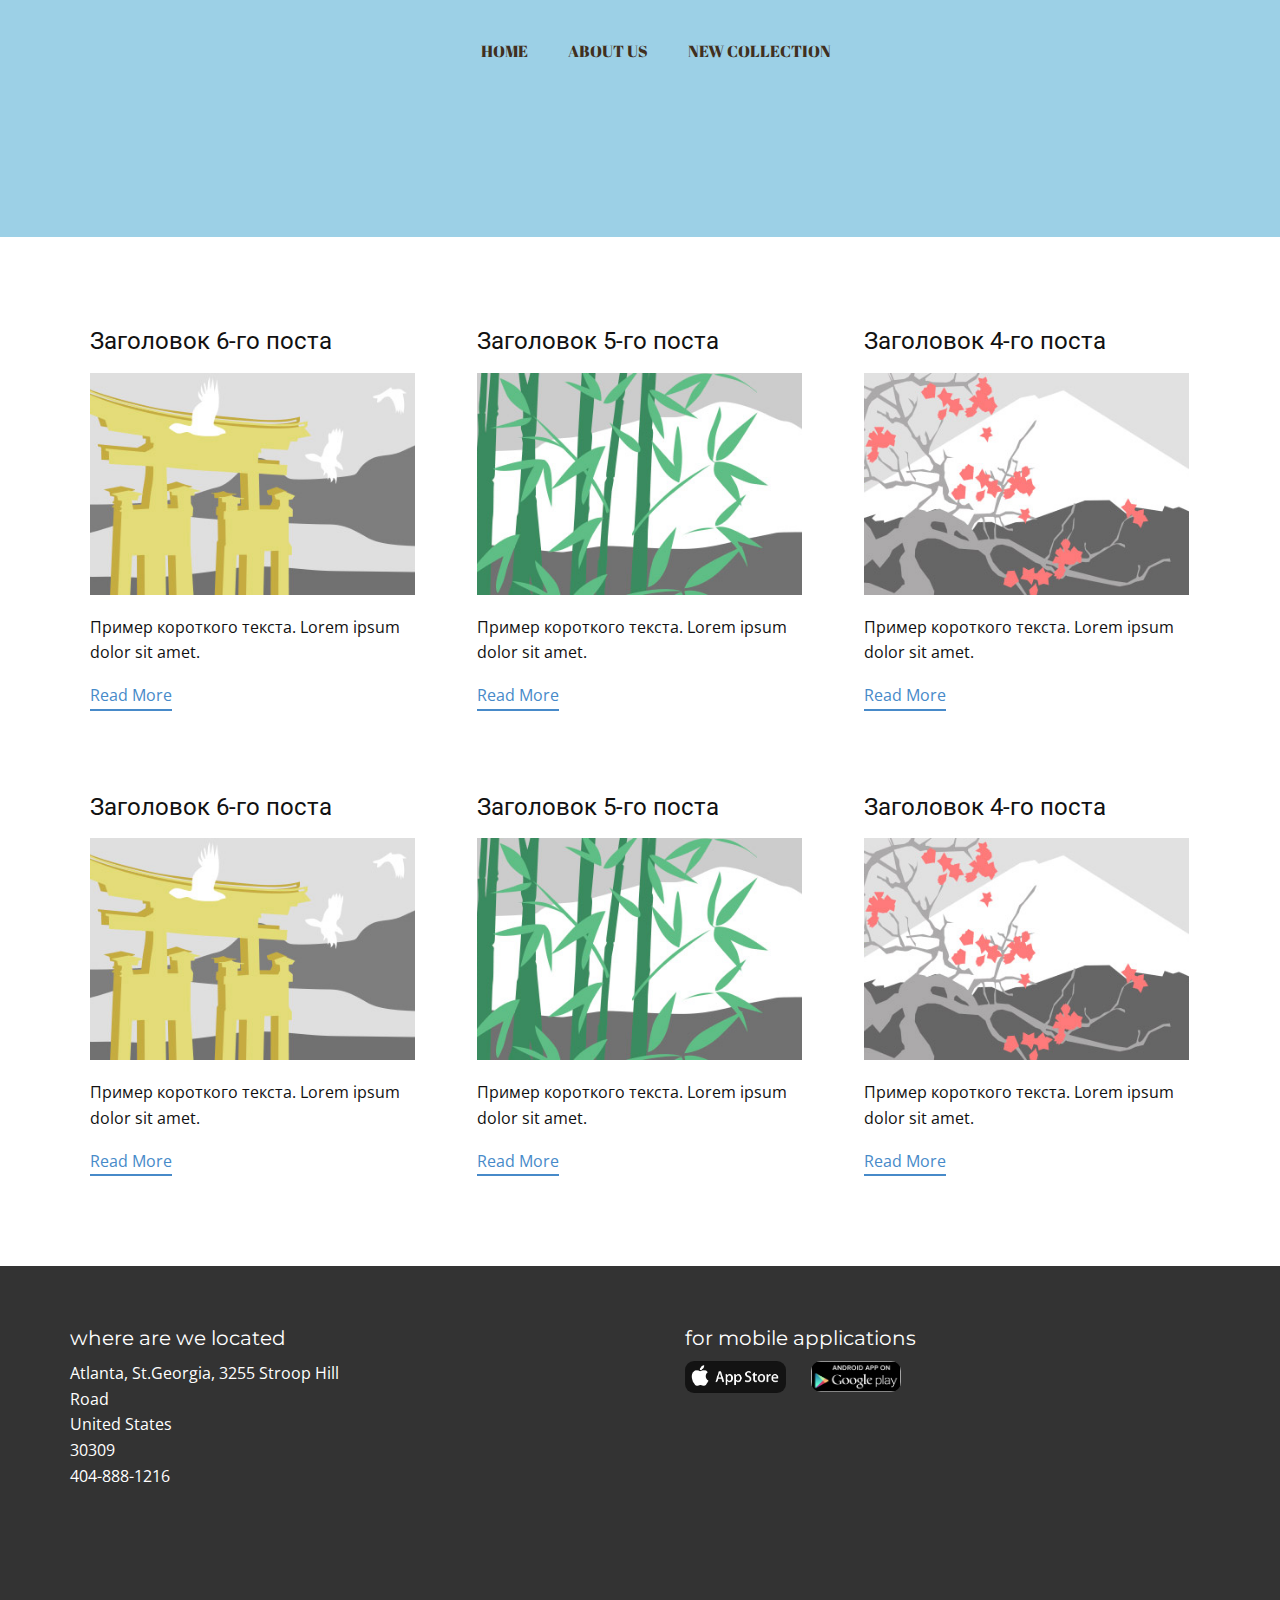
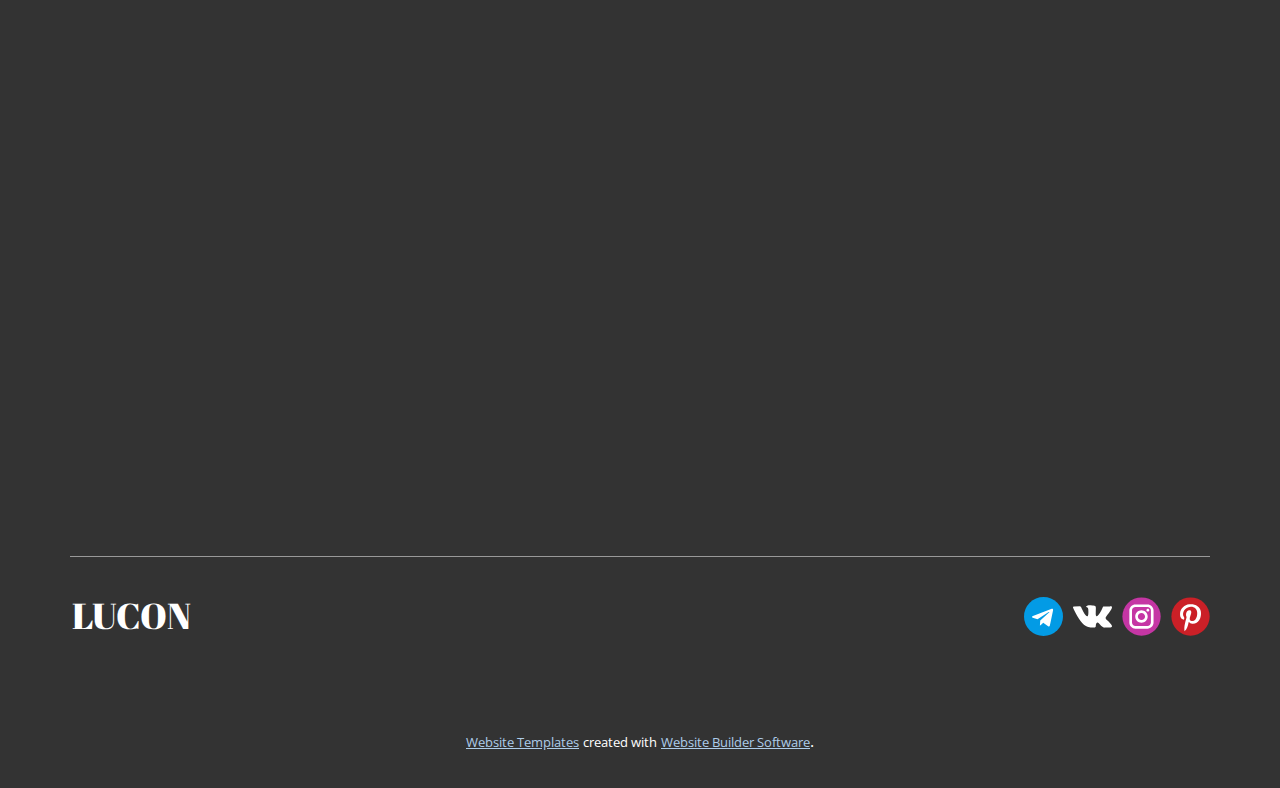
<file: blog/blog.html>
<html style="font-size: 16px;"><head>
    <meta name="viewport" content="width=device-width, initial-scale=1.0">
    <meta charset="utf-8">
    <meta name="keywords" content="LUCON, LUCO​N, $10 Off withEmail Signup, 70%​">
    <meta name="description" content="">
    <meta name="page_type" content="np-template-header-footer-from-plugin">
    <title>Blog Template</title>
    <link rel="stylesheet" href="../nicepage.css" media="screen">
<link rel="stylesheet" href="../Blog-Template.css" media="screen">
    <script class="u-script" type="text/javascript" src="../jquery.js" defer=""></script>
    <script class="u-script" type="text/javascript" src="../nicepage.js" defer=""></script>
    <meta name="generator" content="Nicepage 3.30.2, nicepage.com">
    <link id="u-theme-google-font" rel="stylesheet" href="https://fonts.googleapis.com/css?family=Roboto:100,100i,300,300i,400,400i,500,500i,700,700i,900,900i|Open+Sans:300,300i,400,400i,600,600i,700,700i,800,800i">
    <link id="u-page-google-font" rel="stylesheet" href="https://fonts.googleapis.com/css?family=Montserrat:100,100i,200,200i,300,300i,400,400i,500,500i,600,600i,700,700i,800,800i,900,900i|Abril+Fatface:400">
    
    
    
    
    <script type="application/ld+json">{
		"@context": "http://schema.org",
		"@type": "Organization",
		"name": "",
		"sameAs": [
				"https://t.me/nnnnnenav1stttt",
				"https://vk.com/i_v_a_n_k",
				"https://www.instagram.com/nnnnnenav1stttt/",
				"https://www.pinterest.ru/mrgameronline1200/?invite_code=ca782bc49278453d854440ae29daf36d&sender=618119255015253516"
		]
}</script>
    <meta name="theme-color" content="#478ac9">
  </head>
  <body class="u-body"><header class="u-clearfix u-custom-color-13 u-header u-header" id="sec-71ef"><div class="u-clearfix u-sheet u-sheet-1">
        <a href="https://nicepage.dev" class="u-active-none u-border-2 u-border-active-palette-2-dark-1 u-border-custom-color-7 u-border-hover-custom-color-3 u-btn u-button-style u-hover-none u-none u-text-hover-palette-2-base u-text-palette-1-base u-btn-1"></a>
        <a href="../mailto:ivan-kulyasov@mail.ru" class="u-btn u-button-style u-custom-font u-none u-text-custom-color-1 u-text-hover-custom-color-7 u-btn-2"><span class="u-icon u-text-custom-color-1 u-icon-1"><svg class="u-svg-content" viewBox="0 0 511.334 511.334" style="width: 1em; height: 1em;"><path d="m506.887 114.74c-3.979-5.097-10.086-8.076-16.553-8.076h-399.808l-5.943-66.207c-.972-10.827-10.046-19.123-20.916-19.123h-42.667c-11.598 0-21 9.402-21 21s9.402 21 21 21h23.468l23.018 256.439c.005.302-.01.599.007.903.047.806.152 1.594.286 2.37l.842 9.376c.016.177.034.354.055.529 2.552 22.11 13.851 41.267 30.19 54.21-8.466 10.812-13.532 24.407-13.532 39.172 0 35.106 28.561 63.667 63.666 63.667 35.106 0 63.667-28.561 63.667-63.667 0-7.605-1.345-14.9-3.801-21.667h114.936c-2.457 6.767-3.801 14.062-3.801 21.667 0 35.106 28.561 63.667 63.667 63.667s63.667-28.561 63.667-63.667-28.561-63.667-63.667-63.667h-234.526c-15.952 0-29.853-9.624-35.853-23.646l335.608-19.724c9.162-.538 16.914-6.966 19.141-15.87l42.67-170.67c1.567-6.272.158-12.918-3.821-18.016z"></path></svg><img></span>&nbsp;<span class="u-text-custom-color-1"></span>BASKET
        </a>
        <h2 class="u-align-center u-custom-font u-text u-text-custom-color-1 u-text-1">LUCON</h2>
        <nav class="u-menu u-menu-dropdown u-offcanvas u-menu-1">
          <div class="menu-collapse u-custom-font" style="font-size: 1rem; letter-spacing: 0px; font-family: &quot;Abril Fatface&quot;;">
            <a class="u-button-style u-custom-left-right-menu-spacing u-custom-padding-bottom u-custom-text-active-color u-custom-text-color u-custom-text-hover-color u-custom-top-bottom-menu-spacing u-nav-link u-text-active-palette-1-base u-text-hover-palette-2-base" href="#">
              <svg><use xmlns:xlink="http://www.w3.org/1999/xlink" xlink:href="#menu-hamburger"></use></svg>
              <svg version="1.1" xmlns="http://www.w3.org/2000/svg" xmlns:xlink="http://www.w3.org/1999/xlink"><defs><symbol id="menu-hamburger" viewBox="0 0 16 16" style="width: 16px; height: 16px;"><rect y="1" width="16" height="2"></rect><rect y="7" width="16" height="2"></rect><rect y="13" width="16" height="2"></rect>
</symbol>
</defs></svg>
            </a>
          </div>
          <div class="u-custom-menu u-nav-container">
            <ul class="u-custom-font u-nav u-unstyled u-nav-1"><li class="u-nav-item"><a class="u-button-style u-nav-link u-text-active-custom-color-9 u-text-custom-color-1 u-text-hover-custom-color-5" href="../HOME.html" style="padding: 10px 20px;">HOME</a>
</li><li class="u-nav-item"><a class="u-button-style u-nav-link u-text-active-custom-color-9 u-text-custom-color-1 u-text-hover-custom-color-5" href="../ABOUT-US.html" style="padding: 10px 20px;">ABOUT US</a>
</li><li class="u-nav-item"><a class="u-button-style u-nav-link u-text-active-custom-color-9 u-text-custom-color-1 u-text-hover-custom-color-5" href="../NEW-COLLECTION.html" style="padding: 10px 20px;">NEW COLLECTION</a>
</li></ul>
          </div>
          <div class="u-custom-menu u-nav-container-collapse">
            <div class="u-black u-container-style u-inner-container-layout u-opacity u-opacity-95 u-sidenav">
              <div class="u-inner-container-layout u-sidenav-overflow">
                <div class="u-menu-close"></div>
                <ul class="u-align-center u-nav u-popupmenu-items u-unstyled u-nav-2"><li class="u-nav-item"><a class="u-button-style u-nav-link" href="../HOME.html" style="padding: 10px 20px;">HOME</a>
</li><li class="u-nav-item"><a class="u-button-style u-nav-link" href="../ABOUT-US.html" style="padding: 10px 20px;">ABOUT US</a>
</li><li class="u-nav-item"><a class="u-button-style u-nav-link" href="../NEW-COLLECTION.html" style="padding: 10px 20px;">NEW COLLECTION</a>
</li></ul>
              </div>
            </div>
            <div class="u-black u-menu-overlay u-opacity u-opacity-70"></div>
          </div>
        </nav>
        <h3 class="u-align-center u-headline u-text u-text-2">
          <a href="/"></a>
        </h3>
        <h3 class="u-align-center u-custom-font u-headline u-text u-text-custom-color-11 u-text-3">
          <a href="/"></a>
        </h3>
      </div></header>
    <section class="u-clearfix u-section-1" id="sec-14d2">
      <div class="u-clearfix u-sheet u-valign-middle u-sheet-1"><!--blog--><!--blog_options_json--><!--{"type":"Recent","source":"","tags":"","count":""}--><!--/blog_options_json-->
        <div class="u-blog u-expanded-width u-repeater u-repeater-1"><!--blog_post-->
          <div class="u-blog-post u-container-style u-repeater-item u-white u-repeater-item-1">
            <div class="u-container-layout u-similar-container u-valign-top u-container-layout-1"><!--blog_post_header-->
              <h4 class="u-blog-control u-text u-text-1">
                <a class="u-post-header-link" href="../blog/пост-5.html"><!--blog_post_header_content-->Заголовок 6-го поста<!--/blog_post_header_content--></a>
              </h4><!--/blog_post_header--><!--blog_post_image-->
              <a class="u-post-header-link" href="../blog/пост-5.html"><img alt="" class="u-blog-control u-expanded-width u-image u-image-default u-image-1" src="[data-uri]"></a><!--/blog_post_image--><!--blog_post_content-->
              <div class="u-blog-control u-post-content u-text u-text-2 fr-view">Пример короткого текста. Lorem ipsum dolor sit amet.</div><!--/blog_post_content--><!--blog_post_readmore-->
              <a href="../blog/пост-5.html" class="u-blog-control u-border-2 u-border-palette-1-base u-btn u-btn-rectangle u-button-style u-none u-btn-1"><!--blog_post_readmore_content--><!--options_json--><!--{"content":"Read More"}--><!--/options_json-->Read More<!--/blog_post_readmore_content--></a><!--/blog_post_readmore-->
            </div>
          </div><div class="u-blog-post u-container-style u-repeater-item u-video-cover u-white">
            <div class="u-container-layout u-similar-container u-valign-top u-container-layout-2"><!--blog_post_header-->
              <h4 class="u-blog-control u-text u-text-3">
                <a class="u-post-header-link" href="../blog/пост-4.html"><!--blog_post_header_content-->Заголовок 5-го поста<!--/blog_post_header_content--></a>
              </h4><!--/blog_post_header--><!--blog_post_image-->
              <a class="u-post-header-link" href="../blog/пост-4.html"><img alt="" class="u-blog-control u-expanded-width u-image u-image-default u-image-2" src="[data-uri]"></a><!--/blog_post_image--><!--blog_post_content-->
              <div class="u-blog-control u-post-content u-text u-text-4 fr-view">Пример короткого текста. Lorem ipsum dolor sit amet.</div><!--/blog_post_content--><!--blog_post_readmore-->
              <a href="../blog/пост-4.html" class="u-blog-control u-border-2 u-border-palette-1-base u-btn u-btn-rectangle u-button-style u-none u-btn-2"><!--blog_post_readmore_content--><!--options_json--><!--{"content":"Read More"}--><!--/options_json-->Read More<!--/blog_post_readmore_content--></a><!--/blog_post_readmore-->
            </div>
          </div><div class="u-blog-post u-container-style u-repeater-item u-video-cover u-white">
            <div class="u-container-layout u-similar-container u-valign-top u-container-layout-3"><!--blog_post_header-->
              <h4 class="u-blog-control u-text u-text-5">
                <a class="u-post-header-link" href="../blog/пост-3.html"><!--blog_post_header_content-->Заголовок 4-го поста<!--/blog_post_header_content--></a>
              </h4><!--/blog_post_header--><!--blog_post_image-->
              <a class="u-post-header-link" href="../blog/пост-3.html"><img alt="" class="u-blog-control u-expanded-width u-image u-image-default u-image-3" src="[data-uri]"></a><!--/blog_post_image--><!--blog_post_content-->
              <div class="u-blog-control u-post-content u-text u-text-6 fr-view">Пример короткого текста. Lorem ipsum dolor sit amet.</div><!--/blog_post_content--><!--blog_post_readmore-->
              <a href="../blog/пост-3.html" class="u-blog-control u-border-2 u-border-palette-1-base u-btn u-btn-rectangle u-button-style u-none u-btn-3"><!--blog_post_readmore_content--><!--options_json--><!--{"content":"Read More"}--><!--/options_json-->Read More<!--/blog_post_readmore_content--></a><!--/blog_post_readmore-->
            </div>
          </div><div class="u-blog-post u-container-style u-repeater-item u-white u-repeater-item-1">
            <div class="u-container-layout u-similar-container u-valign-top u-container-layout-1"><!--blog_post_header-->
              <h4 class="u-blog-control u-text u-text-1">
                <a class="u-post-header-link" href="../blog/пост-2.html"><!--blog_post_header_content-->Заголовок 6-го поста<!--/blog_post_header_content--></a>
              </h4><!--/blog_post_header--><!--blog_post_image-->
              <a class="u-post-header-link" href="../blog/пост-2.html"><img alt="" class="u-blog-control u-expanded-width u-image u-image-default u-image-1" src="[data-uri]"></a><!--/blog_post_image--><!--blog_post_content-->
              <div class="u-blog-control u-post-content u-text u-text-2 fr-view">Пример короткого текста. Lorem ipsum dolor sit amet.</div><!--/blog_post_content--><!--blog_post_readmore-->
              <a href="../blog/пост-2.html" class="u-blog-control u-border-2 u-border-palette-1-base u-btn u-btn-rectangle u-button-style u-none u-btn-1"><!--blog_post_readmore_content--><!--options_json--><!--{"content":"Read More"}--><!--/options_json-->Read More<!--/blog_post_readmore_content--></a><!--/blog_post_readmore-->
            </div>
          </div><div class="u-blog-post u-container-style u-repeater-item u-video-cover u-white">
            <div class="u-container-layout u-similar-container u-valign-top u-container-layout-2"><!--blog_post_header-->
              <h4 class="u-blog-control u-text u-text-3">
                <a class="u-post-header-link" href="../blog/пост-1.html"><!--blog_post_header_content-->Заголовок 5-го поста<!--/blog_post_header_content--></a>
              </h4><!--/blog_post_header--><!--blog_post_image-->
              <a class="u-post-header-link" href="../blog/пост-1.html"><img alt="" class="u-blog-control u-expanded-width u-image u-image-default u-image-2" src="[data-uri]"></a><!--/blog_post_image--><!--blog_post_content-->
              <div class="u-blog-control u-post-content u-text u-text-4 fr-view">Пример короткого текста. Lorem ipsum dolor sit amet.</div><!--/blog_post_content--><!--blog_post_readmore-->
              <a href="../blog/пост-1.html" class="u-blog-control u-border-2 u-border-palette-1-base u-btn u-btn-rectangle u-button-style u-none u-btn-2"><!--blog_post_readmore_content--><!--options_json--><!--{"content":"Read More"}--><!--/options_json-->Read More<!--/blog_post_readmore_content--></a><!--/blog_post_readmore-->
            </div>
          </div><div class="u-blog-post u-container-style u-repeater-item u-video-cover u-white">
            <div class="u-container-layout u-similar-container u-valign-top u-container-layout-3"><!--blog_post_header-->
              <h4 class="u-blog-control u-text u-text-5">
                <a class="u-post-header-link" href="../blog/пост.html"><!--blog_post_header_content-->Заголовок 4-го поста<!--/blog_post_header_content--></a>
              </h4><!--/blog_post_header--><!--blog_post_image-->
              <a class="u-post-header-link" href="../blog/пост.html"><img alt="" class="u-blog-control u-expanded-width u-image u-image-default u-image-3" src="[data-uri]"></a><!--/blog_post_image--><!--blog_post_content-->
              <div class="u-blog-control u-post-content u-text u-text-6 fr-view">Пример короткого текста. Lorem ipsum dolor sit amet.</div><!--/blog_post_content--><!--blog_post_readmore-->
              <a href="../blog/пост.html" class="u-blog-control u-border-2 u-border-palette-1-base u-btn u-btn-rectangle u-button-style u-none u-btn-3"><!--blog_post_readmore_content--><!--options_json--><!--{"content":"Read More"}--><!--/options_json-->Read More<!--/blog_post_readmore_content--></a><!--/blog_post_readmore-->
            </div>
          </div><!--/blog_post--><!--blog_post-->
          <!--/blog_post--><!--blog_post-->
          <!--/blog_post-->
        </div><!--/blog-->
      </div>
    </section>
    
    
    
    
    <footer class="u-clearfix u-footer u-grey-80" id="sec-2b16"><div class="u-clearfix u-sheet u-sheet-1">
        <div class="u-clearfix u-gutter-30 u-layout-wrap u-layout-wrap-1">
          <div class="u-gutter-0 u-layout">
            <div class="u-layout-row">
              <div class="u-align-left u-container-style u-layout-cell u-left-cell u-size-30 u-layout-cell-1">
                <div class="u-container-layout u-container-layout-1"><!--position-->
                  <div data-position="" class="u-position u-position-1"><!--block-->
                    <div class="u-block">
                      <div class="u-block-container u-clearfix"><!--block_header-->
                        <h5 class="u-block-header u-custom-font u-font-montserrat u-text"><!--block_header_content--> where are we located<!--/block_header_content--></h5><!--/block_header--><!--block_content-->
                        <div class="u-block-content u-text"><!--block_content_content--><!--/block_content_content--></div><!--/block_content-->
                      </div>
                    </div><!--/block-->
                  </div><!--/position-->
                  <p class="u-text u-text-3">Atlanta, St.Georgia, 3255 Stroop Hill Road&nbsp;<br>United States<br>30309<br>404-888-1216<br>
                  </p>
                </div>
              </div>
              <div class="u-align-left u-container-style u-layout-cell u-right-cell u-size-30 u-layout-cell-2">
                <div class="u-container-layout u-container-layout-2"><!--position-->
                  <div data-position="" class="u-position u-position-2"><!--block-->
                    <div class="u-block">
                      <div class="u-block-container u-clearfix"><!--block_header-->
                        <h5 class="u-block-header u-custom-font u-font-montserrat u-text"><!--block_header_content--> for mobile&nbsp;applications<!--/block_header_content--></h5><!--/block_header--><!--block_content-->
                        <div class="u-block-content u-text"><!--block_content_content--><!--/block_content_content--></div><!--/block_content-->
                      </div>
                    </div><!--/block-->
                  </div><!--/position-->
                  <img class="u-image u-image-round u-radius-9 u-image-1" src="../images/app-store-scrape.png" alt="" data-image-width="2554" data-image-height="803">
                  <img class="u-image u-image-round u-radius-10 u-image-2" src="../images/b9c4c26a6162b36f3499e76e22b53df0.png" alt="" data-image-width="1600" data-image-height="555">
                </div>
              </div>
            </div>
          </div>
        </div>
        <div class="u-border-1 u-border-white u-line u-line-horizontal u-opacity u-opacity-50 u-line-1"></div>
        <h2 class="u-align-center u-custom-font u-text u-text-6">LUCO​N</h2>
        <div class="u-social-icons u-spacing-10 u-social-icons-1">
          <a class="u-social-url" title="telegram" target="_blank" href="https://t.me/nnnnnenav1stttt"><span class="u-icon u-social-facebook u-social-icon u-icon-1"><svg class="u-svg-link" preserveAspectRatio="xMidYMin slice" viewBox="0 0 24 24" style=""><use xmlns:xlink="http://www.w3.org/1999/xlink" xlink:href="#svg-8a08"></use></svg><svg class="u-svg-content" viewBox="0 0 24 24" id="svg-8a08"><circle cx="12" cy="12" fill="currentColor" r="12"></circle><path d="m5.491 11.74 11.57-4.461c.537-.194 1.006.131.832.943l.001-.001-1.97 9.281c-.146.658-.537.818-1.084.508l-3-2.211-1.447 1.394c-.16.16-.295.295-.605.295l.213-3.053 5.56-5.023c.242-.213-.054-.333-.373-.121l-6.871 4.326-2.962-.924c-.643-.204-.657-.643.136-.953z" fill="#fff"></path></svg></span>
          </a>
          <a class="u-social-url" title="VK" target="_blank" href="https://vk.com/i_v_a_n_k"><span class="u-icon u-social-icon u-social-twitter u-icon-2"><svg class="u-svg-link" preserveAspectRatio="xMidYMin slice" viewBox="0 0 511.962 511.962" style=""><use xmlns:xlink="http://www.w3.org/1999/xlink" xlink:href="#svg-e650"></use></svg><svg class="u-svg-content" viewBox="0 0 511.962 511.962" x="0px" y="0px" id="svg-e650" style="enable-background:new 0 0 511.962 511.962;"><g><g><path d="M507.399,370.471c-1.376-2.304-9.888-20.8-50.848-58.816c-42.88-39.808-37.12-33.344,14.528-102.176    c31.456-41.92,44.032-67.52,40.096-78.464c-3.744-10.432-26.88-7.68-26.88-7.68l-76.928,0.448c0,0-5.696-0.768-9.952,1.76    c-4.128,2.496-6.784,8.256-6.784,8.256s-12.192,32.448-28.448,60.032c-34.272,58.208-48,61.28-53.6,57.664    c-13.024-8.416-9.76-33.856-9.76-51.904c0-56.416,8.544-79.936-16.672-86.016c-8.384-2.016-14.528-3.36-35.936-3.584    c-27.456-0.288-50.72,0.096-63.872,6.528c-8.768,4.288-15.52,13.856-11.392,14.4c5.088,0.672,16.608,3.104,22.72,11.424    c7.904,10.72,7.616,34.848,7.616,34.848s4.544,66.4-10.592,74.656c-10.4,5.664-24.64-5.888-55.2-58.72    c-15.648-27.04-27.488-56.96-27.488-56.96s-2.272-5.568-6.336-8.544c-4.928-3.616-11.84-4.768-11.84-4.768l-73.152,0.448    c0,0-10.976,0.32-15.008,5.088c-3.584,4.256-0.288,13.024-0.288,13.024s57.28,133.984,122.112,201.536    c59.488,61.92,127.008,57.856,127.008,57.856h30.592c0,0,9.248-1.024,13.952-6.112c4.352-4.672,4.192-13.44,4.192-13.44    s-0.608-41.056,18.464-47.104c18.784-5.952,42.912,39.68,68.48,57.248c19.328,13.28,34.016,10.368,34.016,10.368l68.384-0.96    C488.583,400.807,524.359,398.599,507.399,370.471z"></path>
</g>
</g></svg></span>
          </a>
          <a class="u-social-url" title="instagram" target="_blank" href="https://www.instagram.com/nnnnnenav1stttt/"><span class="u-icon u-social-icon u-social-instagram u-icon-3"><svg class="u-svg-link" preserveAspectRatio="xMidYMin slice" viewBox="0 0 112 112" style=""><use xmlns:xlink="http://www.w3.org/1999/xlink" xlink:href="#svg-9d02"></use></svg><svg class="u-svg-content" viewBox="0 0 112 112" x="0" y="0" id="svg-9d02"><circle fill="currentColor" cx="56.1" cy="56.1" r="55"></circle><path fill="#FFFFFF" d="M55.9,38.2c-9.9,0-17.9,8-17.9,17.9C38,66,46,74,55.9,74c9.9,0,17.9-8,17.9-17.9C73.8,46.2,65.8,38.2,55.9,38.2
            z M55.9,66.4c-5.7,0-10.3-4.6-10.3-10.3c-0.1-5.7,4.6-10.3,10.3-10.3c5.7,0,10.3,4.6,10.3,10.3C66.2,61.8,61.6,66.4,55.9,66.4z"></path><path fill="#FFFFFF" d="M74.3,33.5c-2.3,0-4.2,1.9-4.2,4.2s1.9,4.2,4.2,4.2s4.2-1.9,4.2-4.2S76.6,33.5,74.3,33.5z"></path><path fill="#FFFFFF" d="M73.1,21.3H38.6c-9.7,0-17.5,7.9-17.5,17.5v34.5c0,9.7,7.9,17.6,17.5,17.6h34.5c9.7,0,17.5-7.9,17.5-17.5V38.8
            C90.6,29.1,82.7,21.3,73.1,21.3z M83,73.3c0,5.5-4.5,9.9-9.9,9.9H38.6c-5.5,0-9.9-4.5-9.9-9.9V38.8c0-5.5,4.5-9.9,9.9-9.9h34.5
            c5.5,0,9.9,4.5,9.9,9.9V73.3z"></path></svg></span>
          </a>
          <a class="u-social-url" title="pinterest" target="_blank" href="https://www.pinterest.ru/mrgameronline1200/?invite_code=ca782bc49278453d854440ae29daf36d&amp;sender=618119255015253516"><span class="u-icon u-social-icon u-social-pinterest u-icon-4"><svg class="u-svg-link" preserveAspectRatio="xMidYMin slice" viewBox="0 0 112 112" style=""><use xmlns:xlink="http://www.w3.org/1999/xlink" xlink:href="#svg-1c8b"></use></svg><svg class="u-svg-content" viewBox="0 0 112 112" x="0" y="0" id="svg-1c8b"><circle fill="currentColor" cx="56.1" cy="56.1" r="55"></circle><path fill="#FFFFFF" d="M61.1,76.9c-4.7-0.3-6.7-2.7-10.3-5c-2,10.7-4.6,20.9-11.9,26.2c-2.2-16.1,3.3-28.2,5.9-41
            c-4.4-7.5,0.6-22.5,9.9-18.8c11.6,4.6-10,27.8,4.4,30.7C74.2,72,80.3,42.8,71,33.4C57.5,19.6,31.7,33,34.9,52.6
            c0.8,4.8,5.8,6.2,2,12.9c-8.7-1.9-11.2-8.8-10.9-17.8C26.5,32.8,39.3,22.5,52.2,21c16.3-1.9,31.6,5.9,33.7,21.2
            C88.2,59.5,78.6,78.2,61.1,76.9z"></path></svg></span>
          </a>
        </div>
      </div></footer>
    <section class="u-backlink u-clearfix u-grey-80">
      <a class="u-link" href="https://nicepage.com/website-templates" target="_blank">
        <span>Website Templates</span>
      </a>
      <p class="u-text">
        <span>created with</span>
      </p>
      <a class="u-link" href="" target="_blank">
        <span>Website Builder Software</span>
      </a>. 
    </section>
  
</body></html>
</file>
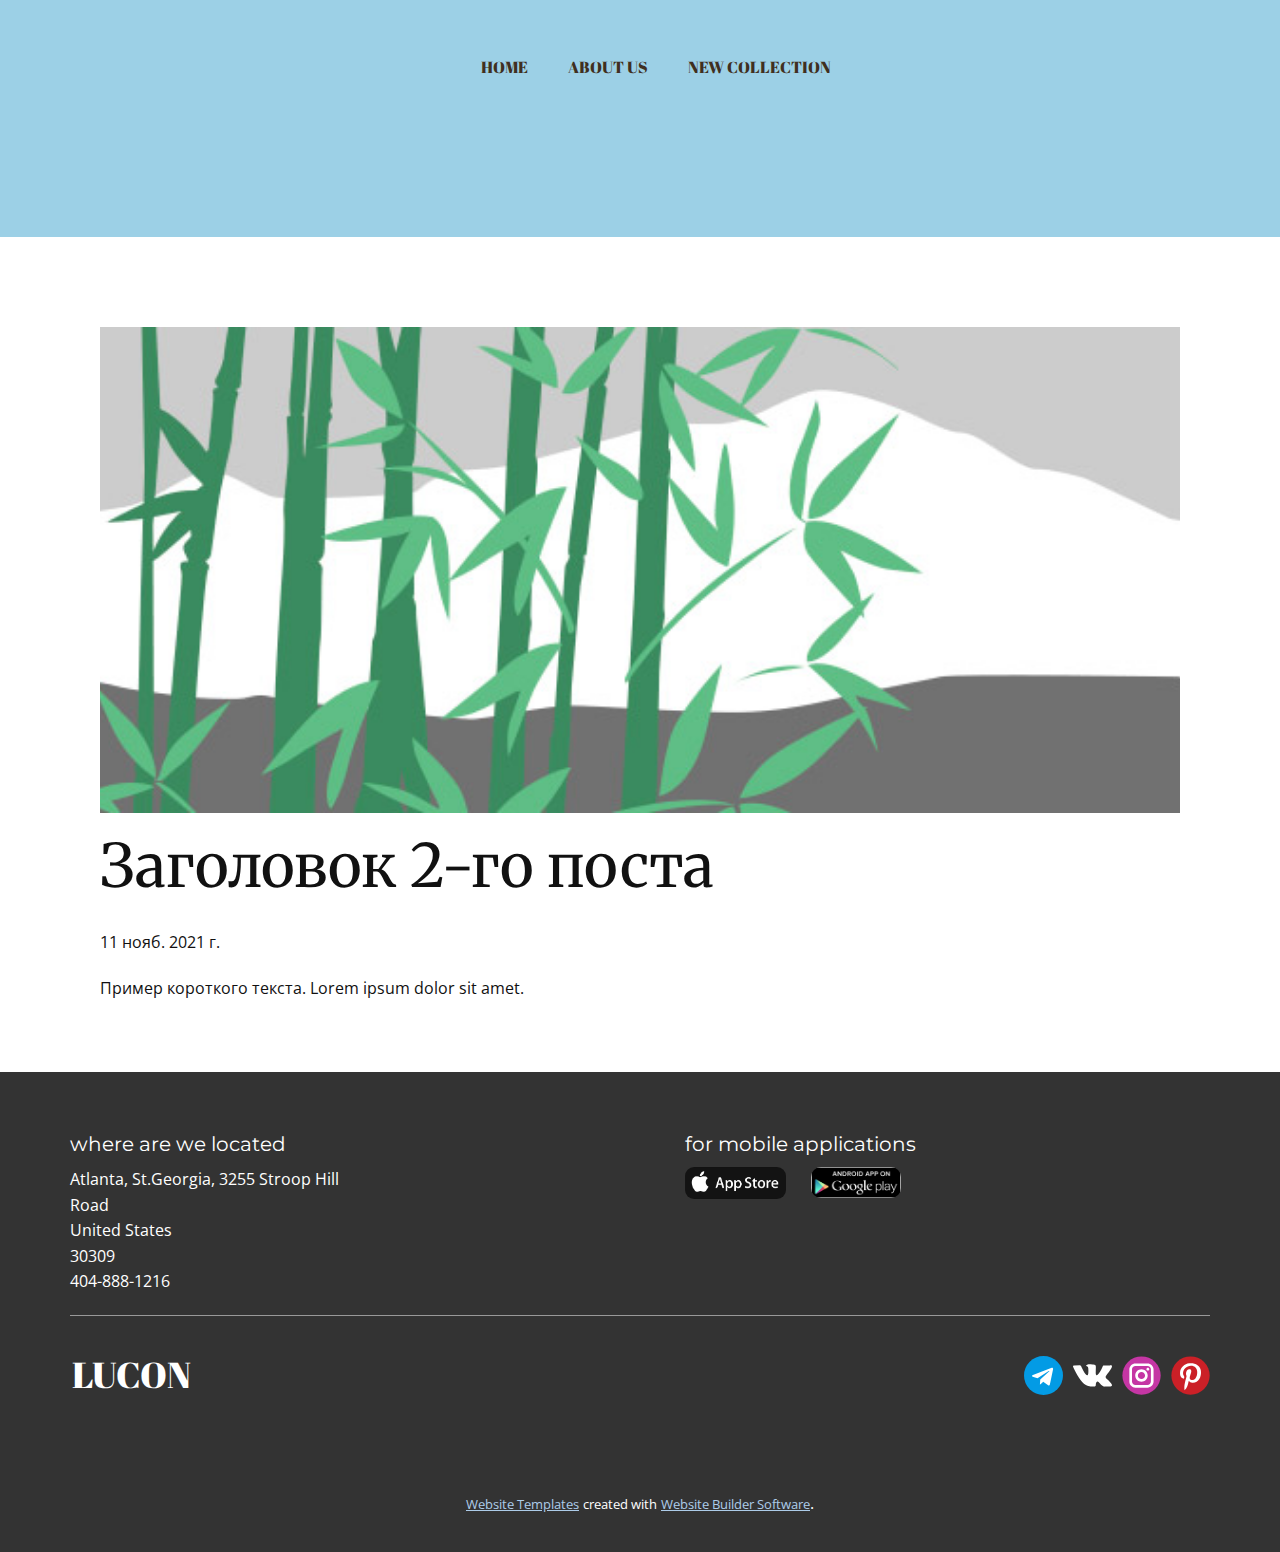
<file: blog/пост-1.html>
<!doctype html>
<html style="font-size: 16px;"><head>
    <meta name="viewport" content="width=device-width, initial-scale=1.0">
    <meta charset="utf-8">
    <meta name="keywords" content="Заголовок 6-го поста">
    <meta name="description" content="">
    <meta name="page_type" content="np-template-header-footer-from-plugin">
    <title>Заголовок 2-го поста</title>
    <link rel="stylesheet" href="../nicepage.css" media="screen">
<link rel="stylesheet" href="../Post-Template.css" media="screen">
    <script class="u-script" type="text/javascript" src="../jquery.js" defer=""></script>
    <script class="u-script" type="text/javascript" src="../nicepage.js" defer=""></script>
    <meta name="generator" content="Nicepage 3.30.2, nicepage.com">
    <link id="u-theme-google-font" rel="stylesheet" href="https://fonts.googleapis.com/css?family=Roboto:100,100i,300,300i,400,400i,500,500i,700,700i,900,900i|Open+Sans:300,300i,400,400i,600,600i,700,700i,800,800i">
    <link id="u-page-google-font" rel="stylesheet" href="https://fonts.googleapis.com/css?family=Merriweather:300,300i,400,400i,700,700i,900,900i|Montserrat:100,100i,200,200i,300,300i,400,400i,500,500i,600,600i,700,700i,800,800i,900,900i|Abril+Fatface:400">
    
    
    
    
    <script type="application/ld+json">{
		"@context": "http://schema.org",
		"@type": "Organization",
		"name": "",
		"sameAs": [
				"https://t.me/nnnnnenav1stttt",
				"https://vk.com/i_v_a_n_k",
				"https://www.instagram.com/nnnnnenav1stttt/",
				"https://www.pinterest.ru/mrgameronline1200/?invite_code=ca782bc49278453d854440ae29daf36d&sender=618119255015253516"
		]
}</script>
    <meta name="theme-color" content="#478ac9">
  </head>
  <body class="u-body"><header class="u-clearfix u-custom-color-13 u-header u-header" id="sec-71ef"><div class="u-clearfix u-sheet u-sheet-1">
        <a href="https://nicepage.dev" class="u-active-none u-border-2 u-border-active-palette-2-dark-1 u-border-custom-color-7 u-border-hover-custom-color-3 u-btn u-button-style u-hover-none u-none u-text-hover-palette-2-base u-text-palette-1-base u-btn-1"></a>
        <a href="../mailto:ivan-kulyasov@mail.ru" class="u-btn u-button-style u-custom-font u-none u-text-custom-color-1 u-text-hover-custom-color-7 u-btn-2"><span class="u-icon u-text-custom-color-1 u-icon-1"><svg class="u-svg-content" viewBox="0 0 511.334 511.334" style="width: 1em; height: 1em;"><path d="m506.887 114.74c-3.979-5.097-10.086-8.076-16.553-8.076h-399.808l-5.943-66.207c-.972-10.827-10.046-19.123-20.916-19.123h-42.667c-11.598 0-21 9.402-21 21s9.402 21 21 21h23.468l23.018 256.439c.005.302-.01.599.007.903.047.806.152 1.594.286 2.37l.842 9.376c.016.177.034.354.055.529 2.552 22.11 13.851 41.267 30.19 54.21-8.466 10.812-13.532 24.407-13.532 39.172 0 35.106 28.561 63.667 63.666 63.667 35.106 0 63.667-28.561 63.667-63.667 0-7.605-1.345-14.9-3.801-21.667h114.936c-2.457 6.767-3.801 14.062-3.801 21.667 0 35.106 28.561 63.667 63.667 63.667s63.667-28.561 63.667-63.667-28.561-63.667-63.667-63.667h-234.526c-15.952 0-29.853-9.624-35.853-23.646l335.608-19.724c9.162-.538 16.914-6.966 19.141-15.87l42.67-170.67c1.567-6.272.158-12.918-3.821-18.016z"></path></svg><img></span>&nbsp;<span class="u-text-custom-color-1"></span>BASKET
        </a>
        <h2 class="u-align-center u-custom-font u-text u-text-custom-color-1 u-text-1">LUCON</h2>
        <nav class="u-menu u-menu-dropdown u-offcanvas u-menu-1">
          <div class="menu-collapse u-custom-font" style="font-size: 1rem; letter-spacing: 0px; font-family: &quot;Abril Fatface&quot;;">
            <a class="u-button-style u-custom-left-right-menu-spacing u-custom-padding-bottom u-custom-text-active-color u-custom-text-color u-custom-text-hover-color u-custom-top-bottom-menu-spacing u-nav-link u-text-active-palette-1-base u-text-hover-palette-2-base" href="#">
              <svg><use xmlns:xlink="http://www.w3.org/1999/xlink" xlink:href="#menu-hamburger"></use></svg>
              <svg version="1.1" xmlns="http://www.w3.org/2000/svg" xmlns:xlink="http://www.w3.org/1999/xlink"><defs><symbol id="menu-hamburger" viewBox="0 0 16 16" style="width: 16px; height: 16px;"><rect y="1" width="16" height="2"></rect><rect y="7" width="16" height="2"></rect><rect y="13" width="16" height="2"></rect>
</symbol>
</defs></svg>
            </a>
          </div>
          <div class="u-custom-menu u-nav-container">
            <ul class="u-custom-font u-nav u-unstyled u-nav-1"><li class="u-nav-item"><a class="u-button-style u-nav-link u-text-active-custom-color-9 u-text-custom-color-1 u-text-hover-custom-color-5" href="../HOME.html" style="padding: 10px 20px;">HOME</a>
</li><li class="u-nav-item"><a class="u-button-style u-nav-link u-text-active-custom-color-9 u-text-custom-color-1 u-text-hover-custom-color-5" href="../ABOUT-US.html" style="padding: 10px 20px;">ABOUT US</a>
</li><li class="u-nav-item"><a class="u-button-style u-nav-link u-text-active-custom-color-9 u-text-custom-color-1 u-text-hover-custom-color-5" href="../NEW-COLLECTION.html" style="padding: 10px 20px;">NEW COLLECTION</a>
</li></ul>
          </div>
          <div class="u-custom-menu u-nav-container-collapse">
            <div class="u-black u-container-style u-inner-container-layout u-opacity u-opacity-95 u-sidenav">
              <div class="u-inner-container-layout u-sidenav-overflow">
                <div class="u-menu-close"></div>
                <ul class="u-align-center u-nav u-popupmenu-items u-unstyled u-nav-2"><li class="u-nav-item"><a class="u-button-style u-nav-link" href="../HOME.html" style="padding: 10px 20px;">HOME</a>
</li><li class="u-nav-item"><a class="u-button-style u-nav-link" href="../ABOUT-US.html" style="padding: 10px 20px;">ABOUT US</a>
</li><li class="u-nav-item"><a class="u-button-style u-nav-link" href="../NEW-COLLECTION.html" style="padding: 10px 20px;">NEW COLLECTION</a>
</li></ul>
              </div>
            </div>
            <div class="u-black u-menu-overlay u-opacity u-opacity-70"></div>
          </div>
        </nav>
        <h3 class="u-align-center u-headline u-text u-text-2">
          <a href="/"></a>
        </h3>
        <h3 class="u-align-center u-custom-font u-headline u-text u-text-custom-color-11 u-text-3">
          <a href="/"></a>
        </h3>
      </div></header>
    <section class="u-align-center u-clearfix u-section-1" id="sec-be25">
      <div class="u-clearfix u-sheet u-valign-middle-md u-valign-middle-sm u-valign-middle-xs u-sheet-1"><!--post_details--><!--post_details_options_json--><!--{"source":""}--><!--/post_details_options_json--><!--blog_post-->
        <div class="u-container-style u-expanded-width u-post-details u-post-details-1">
          <div class="u-container-layout u-valign-middle u-container-layout-1"><!--blog_post_image-->
            <img alt="" class="u-blog-control u-expanded-width u-image u-image-default u-image-1" src="[data-uri]"><!--/blog_post_image--><!--blog_post_header-->
            <h2 class="u-blog-control u-text u-text-1">Заголовок 2-го поста</h2><!--/blog_post_header--><!--blog_post_metadata-->
            <div class="u-blog-control u-metadata u-metadata-1"><!--blog_post_metadata_date-->
              <span class="u-meta-date u-meta-icon">11 нояб. 2021 г.</span><!--/blog_post_metadata_date--><!--blog_post_metadata_category-->
              <!--/blog_post_metadata_category--><!--blog_post_metadata_comments-->
              <!--/blog_post_metadata_comments-->
            </div><!--/blog_post_metadata--><!--blog_post_content-->
            <div class="u-align-justify u-blog-control u-post-content u-text u-text-2 fr-view">
  Пример короткого текста. Lorem ipsum dolor sit amet.
  </div><!--/blog_post_content-->
          </div>
        </div><!--/blog_post--><!--/post_details-->
      </div>
    </section>
    
    
    
    
    <footer class="u-clearfix u-footer u-grey-80" id="sec-2b16"><div class="u-clearfix u-sheet u-sheet-1">
        <div class="u-clearfix u-gutter-30 u-layout-wrap u-layout-wrap-1">
          <div class="u-gutter-0 u-layout">
            <div class="u-layout-row">
              <div class="u-align-left u-container-style u-layout-cell u-left-cell u-size-30 u-layout-cell-1">
                <div class="u-container-layout u-container-layout-1"><!--position-->
                  <div data-position="" class="u-position u-position-1"><!--block-->
                    <div class="u-block">
                      <div class="u-block-container u-clearfix"><!--block_header-->
                        <h5 class="u-block-header u-custom-font u-font-montserrat u-text"><!--block_header_content--> where are we located<!--/block_header_content--></h5><!--/block_header--><!--block_content-->
                        <div class="u-block-content u-text"><!--block_content_content--><!--/block_content_content--></div><!--/block_content-->
                      </div>
                    </div><!--/block-->
                  </div><!--/position-->
                  <p class="u-text u-text-3">Atlanta, St.Georgia, 3255 Stroop Hill Road&nbsp;<br>United States<br>30309<br>404-888-1216<br>
                  </p>
                </div>
              </div>
              <div class="u-align-left u-container-style u-layout-cell u-right-cell u-size-30 u-layout-cell-2">
                <div class="u-container-layout u-container-layout-2"><!--position-->
                  <div data-position="" class="u-position u-position-2"><!--block-->
                    <div class="u-block">
                      <div class="u-block-container u-clearfix"><!--block_header-->
                        <h5 class="u-block-header u-custom-font u-font-montserrat u-text"><!--block_header_content--> for mobile&nbsp;applications<!--/block_header_content--></h5><!--/block_header--><!--block_content-->
                        <div class="u-block-content u-text"><!--block_content_content--><!--/block_content_content--></div><!--/block_content-->
                      </div>
                    </div><!--/block-->
                  </div><!--/position-->
                  <img class="u-image u-image-round u-radius-9 u-image-1" src="../images/app-store-scrape.png" alt="" data-image-width="2554" data-image-height="803">
                  <img class="u-image u-image-round u-radius-10 u-image-2" src="../images/b9c4c26a6162b36f3499e76e22b53df0.png" alt="" data-image-width="1600" data-image-height="555">
                </div>
              </div>
            </div>
          </div>
        </div>
        <div class="u-border-1 u-border-white u-line u-line-horizontal u-opacity u-opacity-50 u-line-1"></div>
        <h2 class="u-align-center u-custom-font u-text u-text-6">LUCO​N</h2>
        <div class="u-social-icons u-spacing-10 u-social-icons-1">
          <a class="u-social-url" title="telegram" target="_blank" href="https://t.me/nnnnnenav1stttt"><span class="u-icon u-social-facebook u-social-icon u-icon-1"><svg class="u-svg-link" preserveAspectRatio="xMidYMin slice" viewBox="0 0 24 24" style=""><use xmlns:xlink="http://www.w3.org/1999/xlink" xlink:href="#svg-8a08"></use></svg><svg class="u-svg-content" viewBox="0 0 24 24" id="svg-8a08"><circle cx="12" cy="12" fill="currentColor" r="12"></circle><path d="m5.491 11.74 11.57-4.461c.537-.194 1.006.131.832.943l.001-.001-1.97 9.281c-.146.658-.537.818-1.084.508l-3-2.211-1.447 1.394c-.16.16-.295.295-.605.295l.213-3.053 5.56-5.023c.242-.213-.054-.333-.373-.121l-6.871 4.326-2.962-.924c-.643-.204-.657-.643.136-.953z" fill="#fff"></path></svg></span>
          </a>
          <a class="u-social-url" title="VK" target="_blank" href="https://vk.com/i_v_a_n_k"><span class="u-icon u-social-icon u-social-twitter u-icon-2"><svg class="u-svg-link" preserveAspectRatio="xMidYMin slice" viewBox="0 0 511.962 511.962" style=""><use xmlns:xlink="http://www.w3.org/1999/xlink" xlink:href="#svg-e650"></use></svg><svg class="u-svg-content" viewBox="0 0 511.962 511.962" x="0px" y="0px" id="svg-e650" style="enable-background:new 0 0 511.962 511.962;"><g><g><path d="M507.399,370.471c-1.376-2.304-9.888-20.8-50.848-58.816c-42.88-39.808-37.12-33.344,14.528-102.176    c31.456-41.92,44.032-67.52,40.096-78.464c-3.744-10.432-26.88-7.68-26.88-7.68l-76.928,0.448c0,0-5.696-0.768-9.952,1.76    c-4.128,2.496-6.784,8.256-6.784,8.256s-12.192,32.448-28.448,60.032c-34.272,58.208-48,61.28-53.6,57.664    c-13.024-8.416-9.76-33.856-9.76-51.904c0-56.416,8.544-79.936-16.672-86.016c-8.384-2.016-14.528-3.36-35.936-3.584    c-27.456-0.288-50.72,0.096-63.872,6.528c-8.768,4.288-15.52,13.856-11.392,14.4c5.088,0.672,16.608,3.104,22.72,11.424    c7.904,10.72,7.616,34.848,7.616,34.848s4.544,66.4-10.592,74.656c-10.4,5.664-24.64-5.888-55.2-58.72    c-15.648-27.04-27.488-56.96-27.488-56.96s-2.272-5.568-6.336-8.544c-4.928-3.616-11.84-4.768-11.84-4.768l-73.152,0.448    c0,0-10.976,0.32-15.008,5.088c-3.584,4.256-0.288,13.024-0.288,13.024s57.28,133.984,122.112,201.536    c59.488,61.92,127.008,57.856,127.008,57.856h30.592c0,0,9.248-1.024,13.952-6.112c4.352-4.672,4.192-13.44,4.192-13.44    s-0.608-41.056,18.464-47.104c18.784-5.952,42.912,39.68,68.48,57.248c19.328,13.28,34.016,10.368,34.016,10.368l68.384-0.96    C488.583,400.807,524.359,398.599,507.399,370.471z"></path>
</g>
</g></svg></span>
          </a>
          <a class="u-social-url" title="instagram" target="_blank" href="https://www.instagram.com/nnnnnenav1stttt/"><span class="u-icon u-social-icon u-social-instagram u-icon-3"><svg class="u-svg-link" preserveAspectRatio="xMidYMin slice" viewBox="0 0 112 112" style=""><use xmlns:xlink="http://www.w3.org/1999/xlink" xlink:href="#svg-9d02"></use></svg><svg class="u-svg-content" viewBox="0 0 112 112" x="0" y="0" id="svg-9d02"><circle fill="currentColor" cx="56.1" cy="56.1" r="55"></circle><path fill="#FFFFFF" d="M55.9,38.2c-9.9,0-17.9,8-17.9,17.9C38,66,46,74,55.9,74c9.9,0,17.9-8,17.9-17.9C73.8,46.2,65.8,38.2,55.9,38.2
            z M55.9,66.4c-5.7,0-10.3-4.6-10.3-10.3c-0.1-5.7,4.6-10.3,10.3-10.3c5.7,0,10.3,4.6,10.3,10.3C66.2,61.8,61.6,66.4,55.9,66.4z"></path><path fill="#FFFFFF" d="M74.3,33.5c-2.3,0-4.2,1.9-4.2,4.2s1.9,4.2,4.2,4.2s4.2-1.9,4.2-4.2S76.6,33.5,74.3,33.5z"></path><path fill="#FFFFFF" d="M73.1,21.3H38.6c-9.7,0-17.5,7.9-17.5,17.5v34.5c0,9.7,7.9,17.6,17.5,17.6h34.5c9.7,0,17.5-7.9,17.5-17.5V38.8
            C90.6,29.1,82.7,21.3,73.1,21.3z M83,73.3c0,5.5-4.5,9.9-9.9,9.9H38.6c-5.5,0-9.9-4.5-9.9-9.9V38.8c0-5.5,4.5-9.9,9.9-9.9h34.5
            c5.5,0,9.9,4.5,9.9,9.9V73.3z"></path></svg></span>
          </a>
          <a class="u-social-url" title="pinterest" target="_blank" href="https://www.pinterest.ru/mrgameronline1200/?invite_code=ca782bc49278453d854440ae29daf36d&amp;sender=618119255015253516"><span class="u-icon u-social-icon u-social-pinterest u-icon-4"><svg class="u-svg-link" preserveAspectRatio="xMidYMin slice" viewBox="0 0 112 112" style=""><use xmlns:xlink="http://www.w3.org/1999/xlink" xlink:href="#svg-1c8b"></use></svg><svg class="u-svg-content" viewBox="0 0 112 112" x="0" y="0" id="svg-1c8b"><circle fill="currentColor" cx="56.1" cy="56.1" r="55"></circle><path fill="#FFFFFF" d="M61.1,76.9c-4.7-0.3-6.7-2.7-10.3-5c-2,10.7-4.6,20.9-11.9,26.2c-2.2-16.1,3.3-28.2,5.9-41
            c-4.4-7.5,0.6-22.5,9.9-18.8c11.6,4.6-10,27.8,4.4,30.7C74.2,72,80.3,42.8,71,33.4C57.5,19.6,31.7,33,34.9,52.6
            c0.8,4.8,5.8,6.2,2,12.9c-8.7-1.9-11.2-8.8-10.9-17.8C26.5,32.8,39.3,22.5,52.2,21c16.3-1.9,31.6,5.9,33.7,21.2
            C88.2,59.5,78.6,78.2,61.1,76.9z"></path></svg></span>
          </a>
        </div>
      </div></footer>
    <section class="u-backlink u-clearfix u-grey-80">
      <a class="u-link" href="https://nicepage.com/website-templates" target="_blank">
        <span>Website Templates</span>
      </a>
      <p class="u-text">
        <span>created with</span>
      </p>
      <a class="u-link" href="" target="_blank">
        <span>Website Builder Software</span>
      </a>. 
    </section>
  
</body></html>
</file>
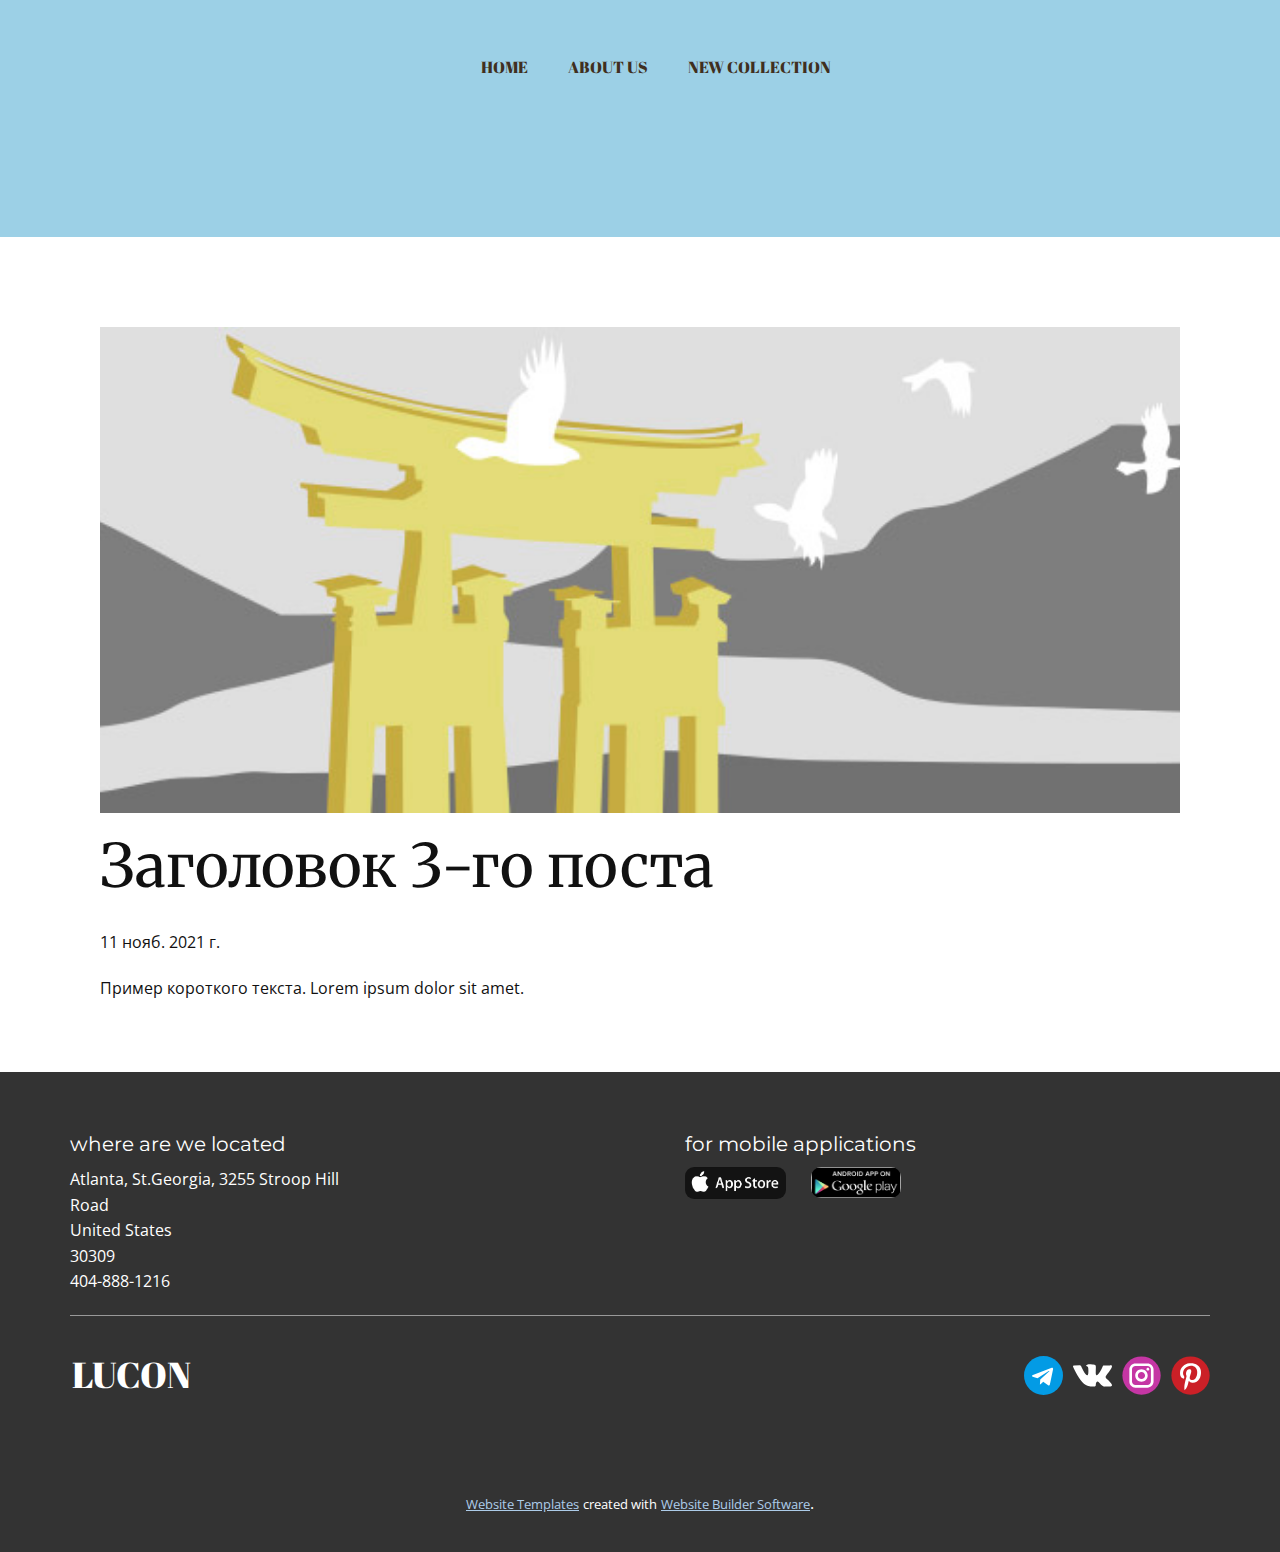
<file: blog/пост-2.html>
<!doctype html>
<html style="font-size: 16px;"><head>
    <meta name="viewport" content="width=device-width, initial-scale=1.0">
    <meta charset="utf-8">
    <meta name="keywords" content="Заголовок 6-го поста">
    <meta name="description" content="">
    <meta name="page_type" content="np-template-header-footer-from-plugin">
    <title>Заголовок 3-го поста</title>
    <link rel="stylesheet" href="../nicepage.css" media="screen">
<link rel="stylesheet" href="../Post-Template.css" media="screen">
    <script class="u-script" type="text/javascript" src="../jquery.js" defer=""></script>
    <script class="u-script" type="text/javascript" src="../nicepage.js" defer=""></script>
    <meta name="generator" content="Nicepage 3.30.2, nicepage.com">
    <link id="u-theme-google-font" rel="stylesheet" href="https://fonts.googleapis.com/css?family=Roboto:100,100i,300,300i,400,400i,500,500i,700,700i,900,900i|Open+Sans:300,300i,400,400i,600,600i,700,700i,800,800i">
    <link id="u-page-google-font" rel="stylesheet" href="https://fonts.googleapis.com/css?family=Merriweather:300,300i,400,400i,700,700i,900,900i|Montserrat:100,100i,200,200i,300,300i,400,400i,500,500i,600,600i,700,700i,800,800i,900,900i|Abril+Fatface:400">
    
    
    
    
    <script type="application/ld+json">{
		"@context": "http://schema.org",
		"@type": "Organization",
		"name": "",
		"sameAs": [
				"https://t.me/nnnnnenav1stttt",
				"https://vk.com/i_v_a_n_k",
				"https://www.instagram.com/nnnnnenav1stttt/",
				"https://www.pinterest.ru/mrgameronline1200/?invite_code=ca782bc49278453d854440ae29daf36d&sender=618119255015253516"
		]
}</script>
    <meta name="theme-color" content="#478ac9">
  </head>
  <body class="u-body"><header class="u-clearfix u-custom-color-13 u-header u-header" id="sec-71ef"><div class="u-clearfix u-sheet u-sheet-1">
        <a href="https://nicepage.dev" class="u-active-none u-border-2 u-border-active-palette-2-dark-1 u-border-custom-color-7 u-border-hover-custom-color-3 u-btn u-button-style u-hover-none u-none u-text-hover-palette-2-base u-text-palette-1-base u-btn-1"></a>
        <a href="../mailto:ivan-kulyasov@mail.ru" class="u-btn u-button-style u-custom-font u-none u-text-custom-color-1 u-text-hover-custom-color-7 u-btn-2"><span class="u-icon u-text-custom-color-1 u-icon-1"><svg class="u-svg-content" viewBox="0 0 511.334 511.334" style="width: 1em; height: 1em;"><path d="m506.887 114.74c-3.979-5.097-10.086-8.076-16.553-8.076h-399.808l-5.943-66.207c-.972-10.827-10.046-19.123-20.916-19.123h-42.667c-11.598 0-21 9.402-21 21s9.402 21 21 21h23.468l23.018 256.439c.005.302-.01.599.007.903.047.806.152 1.594.286 2.37l.842 9.376c.016.177.034.354.055.529 2.552 22.11 13.851 41.267 30.19 54.21-8.466 10.812-13.532 24.407-13.532 39.172 0 35.106 28.561 63.667 63.666 63.667 35.106 0 63.667-28.561 63.667-63.667 0-7.605-1.345-14.9-3.801-21.667h114.936c-2.457 6.767-3.801 14.062-3.801 21.667 0 35.106 28.561 63.667 63.667 63.667s63.667-28.561 63.667-63.667-28.561-63.667-63.667-63.667h-234.526c-15.952 0-29.853-9.624-35.853-23.646l335.608-19.724c9.162-.538 16.914-6.966 19.141-15.87l42.67-170.67c1.567-6.272.158-12.918-3.821-18.016z"></path></svg><img></span>&nbsp;<span class="u-text-custom-color-1"></span>BASKET
        </a>
        <h2 class="u-align-center u-custom-font u-text u-text-custom-color-1 u-text-1">LUCON</h2>
        <nav class="u-menu u-menu-dropdown u-offcanvas u-menu-1">
          <div class="menu-collapse u-custom-font" style="font-size: 1rem; letter-spacing: 0px; font-family: &quot;Abril Fatface&quot;;">
            <a class="u-button-style u-custom-left-right-menu-spacing u-custom-padding-bottom u-custom-text-active-color u-custom-text-color u-custom-text-hover-color u-custom-top-bottom-menu-spacing u-nav-link u-text-active-palette-1-base u-text-hover-palette-2-base" href="#">
              <svg><use xmlns:xlink="http://www.w3.org/1999/xlink" xlink:href="#menu-hamburger"></use></svg>
              <svg version="1.1" xmlns="http://www.w3.org/2000/svg" xmlns:xlink="http://www.w3.org/1999/xlink"><defs><symbol id="menu-hamburger" viewBox="0 0 16 16" style="width: 16px; height: 16px;"><rect y="1" width="16" height="2"></rect><rect y="7" width="16" height="2"></rect><rect y="13" width="16" height="2"></rect>
</symbol>
</defs></svg>
            </a>
          </div>
          <div class="u-custom-menu u-nav-container">
            <ul class="u-custom-font u-nav u-unstyled u-nav-1"><li class="u-nav-item"><a class="u-button-style u-nav-link u-text-active-custom-color-9 u-text-custom-color-1 u-text-hover-custom-color-5" href="../HOME.html" style="padding: 10px 20px;">HOME</a>
</li><li class="u-nav-item"><a class="u-button-style u-nav-link u-text-active-custom-color-9 u-text-custom-color-1 u-text-hover-custom-color-5" href="../ABOUT-US.html" style="padding: 10px 20px;">ABOUT US</a>
</li><li class="u-nav-item"><a class="u-button-style u-nav-link u-text-active-custom-color-9 u-text-custom-color-1 u-text-hover-custom-color-5" href="../NEW-COLLECTION.html" style="padding: 10px 20px;">NEW COLLECTION</a>
</li></ul>
          </div>
          <div class="u-custom-menu u-nav-container-collapse">
            <div class="u-black u-container-style u-inner-container-layout u-opacity u-opacity-95 u-sidenav">
              <div class="u-inner-container-layout u-sidenav-overflow">
                <div class="u-menu-close"></div>
                <ul class="u-align-center u-nav u-popupmenu-items u-unstyled u-nav-2"><li class="u-nav-item"><a class="u-button-style u-nav-link" href="../HOME.html" style="padding: 10px 20px;">HOME</a>
</li><li class="u-nav-item"><a class="u-button-style u-nav-link" href="../ABOUT-US.html" style="padding: 10px 20px;">ABOUT US</a>
</li><li class="u-nav-item"><a class="u-button-style u-nav-link" href="../NEW-COLLECTION.html" style="padding: 10px 20px;">NEW COLLECTION</a>
</li></ul>
              </div>
            </div>
            <div class="u-black u-menu-overlay u-opacity u-opacity-70"></div>
          </div>
        </nav>
        <h3 class="u-align-center u-headline u-text u-text-2">
          <a href="/"></a>
        </h3>
        <h3 class="u-align-center u-custom-font u-headline u-text u-text-custom-color-11 u-text-3">
          <a href="/"></a>
        </h3>
      </div></header>
    <section class="u-align-center u-clearfix u-section-1" id="sec-be25">
      <div class="u-clearfix u-sheet u-valign-middle-md u-valign-middle-sm u-valign-middle-xs u-sheet-1"><!--post_details--><!--post_details_options_json--><!--{"source":""}--><!--/post_details_options_json--><!--blog_post-->
        <div class="u-container-style u-expanded-width u-post-details u-post-details-1">
          <div class="u-container-layout u-valign-middle u-container-layout-1"><!--blog_post_image-->
            <img alt="" class="u-blog-control u-expanded-width u-image u-image-default u-image-1" src="[data-uri]"><!--/blog_post_image--><!--blog_post_header-->
            <h2 class="u-blog-control u-text u-text-1">Заголовок 3-го поста</h2><!--/blog_post_header--><!--blog_post_metadata-->
            <div class="u-blog-control u-metadata u-metadata-1"><!--blog_post_metadata_date-->
              <span class="u-meta-date u-meta-icon">11 нояб. 2021 г.</span><!--/blog_post_metadata_date--><!--blog_post_metadata_category-->
              <!--/blog_post_metadata_category--><!--blog_post_metadata_comments-->
              <!--/blog_post_metadata_comments-->
            </div><!--/blog_post_metadata--><!--blog_post_content-->
            <div class="u-align-justify u-blog-control u-post-content u-text u-text-2 fr-view">
  Пример короткого текста. Lorem ipsum dolor sit amet.
  </div><!--/blog_post_content-->
          </div>
        </div><!--/blog_post--><!--/post_details-->
      </div>
    </section>
    
    
    
    
    <footer class="u-clearfix u-footer u-grey-80" id="sec-2b16"><div class="u-clearfix u-sheet u-sheet-1">
        <div class="u-clearfix u-gutter-30 u-layout-wrap u-layout-wrap-1">
          <div class="u-gutter-0 u-layout">
            <div class="u-layout-row">
              <div class="u-align-left u-container-style u-layout-cell u-left-cell u-size-30 u-layout-cell-1">
                <div class="u-container-layout u-container-layout-1"><!--position-->
                  <div data-position="" class="u-position u-position-1"><!--block-->
                    <div class="u-block">
                      <div class="u-block-container u-clearfix"><!--block_header-->
                        <h5 class="u-block-header u-custom-font u-font-montserrat u-text"><!--block_header_content--> where are we located<!--/block_header_content--></h5><!--/block_header--><!--block_content-->
                        <div class="u-block-content u-text"><!--block_content_content--><!--/block_content_content--></div><!--/block_content-->
                      </div>
                    </div><!--/block-->
                  </div><!--/position-->
                  <p class="u-text u-text-3">Atlanta, St.Georgia, 3255 Stroop Hill Road&nbsp;<br>United States<br>30309<br>404-888-1216<br>
                  </p>
                </div>
              </div>
              <div class="u-align-left u-container-style u-layout-cell u-right-cell u-size-30 u-layout-cell-2">
                <div class="u-container-layout u-container-layout-2"><!--position-->
                  <div data-position="" class="u-position u-position-2"><!--block-->
                    <div class="u-block">
                      <div class="u-block-container u-clearfix"><!--block_header-->
                        <h5 class="u-block-header u-custom-font u-font-montserrat u-text"><!--block_header_content--> for mobile&nbsp;applications<!--/block_header_content--></h5><!--/block_header--><!--block_content-->
                        <div class="u-block-content u-text"><!--block_content_content--><!--/block_content_content--></div><!--/block_content-->
                      </div>
                    </div><!--/block-->
                  </div><!--/position-->
                  <img class="u-image u-image-round u-radius-9 u-image-1" src="../images/app-store-scrape.png" alt="" data-image-width="2554" data-image-height="803">
                  <img class="u-image u-image-round u-radius-10 u-image-2" src="../images/b9c4c26a6162b36f3499e76e22b53df0.png" alt="" data-image-width="1600" data-image-height="555">
                </div>
              </div>
            </div>
          </div>
        </div>
        <div class="u-border-1 u-border-white u-line u-line-horizontal u-opacity u-opacity-50 u-line-1"></div>
        <h2 class="u-align-center u-custom-font u-text u-text-6">LUCO​N</h2>
        <div class="u-social-icons u-spacing-10 u-social-icons-1">
          <a class="u-social-url" title="telegram" target="_blank" href="https://t.me/nnnnnenav1stttt"><span class="u-icon u-social-facebook u-social-icon u-icon-1"><svg class="u-svg-link" preserveAspectRatio="xMidYMin slice" viewBox="0 0 24 24" style=""><use xmlns:xlink="http://www.w3.org/1999/xlink" xlink:href="#svg-8a08"></use></svg><svg class="u-svg-content" viewBox="0 0 24 24" id="svg-8a08"><circle cx="12" cy="12" fill="currentColor" r="12"></circle><path d="m5.491 11.74 11.57-4.461c.537-.194 1.006.131.832.943l.001-.001-1.97 9.281c-.146.658-.537.818-1.084.508l-3-2.211-1.447 1.394c-.16.16-.295.295-.605.295l.213-3.053 5.56-5.023c.242-.213-.054-.333-.373-.121l-6.871 4.326-2.962-.924c-.643-.204-.657-.643.136-.953z" fill="#fff"></path></svg></span>
          </a>
          <a class="u-social-url" title="VK" target="_blank" href="https://vk.com/i_v_a_n_k"><span class="u-icon u-social-icon u-social-twitter u-icon-2"><svg class="u-svg-link" preserveAspectRatio="xMidYMin slice" viewBox="0 0 511.962 511.962" style=""><use xmlns:xlink="http://www.w3.org/1999/xlink" xlink:href="#svg-e650"></use></svg><svg class="u-svg-content" viewBox="0 0 511.962 511.962" x="0px" y="0px" id="svg-e650" style="enable-background:new 0 0 511.962 511.962;"><g><g><path d="M507.399,370.471c-1.376-2.304-9.888-20.8-50.848-58.816c-42.88-39.808-37.12-33.344,14.528-102.176    c31.456-41.92,44.032-67.52,40.096-78.464c-3.744-10.432-26.88-7.68-26.88-7.68l-76.928,0.448c0,0-5.696-0.768-9.952,1.76    c-4.128,2.496-6.784,8.256-6.784,8.256s-12.192,32.448-28.448,60.032c-34.272,58.208-48,61.28-53.6,57.664    c-13.024-8.416-9.76-33.856-9.76-51.904c0-56.416,8.544-79.936-16.672-86.016c-8.384-2.016-14.528-3.36-35.936-3.584    c-27.456-0.288-50.72,0.096-63.872,6.528c-8.768,4.288-15.52,13.856-11.392,14.4c5.088,0.672,16.608,3.104,22.72,11.424    c7.904,10.72,7.616,34.848,7.616,34.848s4.544,66.4-10.592,74.656c-10.4,5.664-24.64-5.888-55.2-58.72    c-15.648-27.04-27.488-56.96-27.488-56.96s-2.272-5.568-6.336-8.544c-4.928-3.616-11.84-4.768-11.84-4.768l-73.152,0.448    c0,0-10.976,0.32-15.008,5.088c-3.584,4.256-0.288,13.024-0.288,13.024s57.28,133.984,122.112,201.536    c59.488,61.92,127.008,57.856,127.008,57.856h30.592c0,0,9.248-1.024,13.952-6.112c4.352-4.672,4.192-13.44,4.192-13.44    s-0.608-41.056,18.464-47.104c18.784-5.952,42.912,39.68,68.48,57.248c19.328,13.28,34.016,10.368,34.016,10.368l68.384-0.96    C488.583,400.807,524.359,398.599,507.399,370.471z"></path>
</g>
</g></svg></span>
          </a>
          <a class="u-social-url" title="instagram" target="_blank" href="https://www.instagram.com/nnnnnenav1stttt/"><span class="u-icon u-social-icon u-social-instagram u-icon-3"><svg class="u-svg-link" preserveAspectRatio="xMidYMin slice" viewBox="0 0 112 112" style=""><use xmlns:xlink="http://www.w3.org/1999/xlink" xlink:href="#svg-9d02"></use></svg><svg class="u-svg-content" viewBox="0 0 112 112" x="0" y="0" id="svg-9d02"><circle fill="currentColor" cx="56.1" cy="56.1" r="55"></circle><path fill="#FFFFFF" d="M55.9,38.2c-9.9,0-17.9,8-17.9,17.9C38,66,46,74,55.9,74c9.9,0,17.9-8,17.9-17.9C73.8,46.2,65.8,38.2,55.9,38.2
            z M55.9,66.4c-5.7,0-10.3-4.6-10.3-10.3c-0.1-5.7,4.6-10.3,10.3-10.3c5.7,0,10.3,4.6,10.3,10.3C66.2,61.8,61.6,66.4,55.9,66.4z"></path><path fill="#FFFFFF" d="M74.3,33.5c-2.3,0-4.2,1.9-4.2,4.2s1.9,4.2,4.2,4.2s4.2-1.9,4.2-4.2S76.6,33.5,74.3,33.5z"></path><path fill="#FFFFFF" d="M73.1,21.3H38.6c-9.7,0-17.5,7.9-17.5,17.5v34.5c0,9.7,7.9,17.6,17.5,17.6h34.5c9.7,0,17.5-7.9,17.5-17.5V38.8
            C90.6,29.1,82.7,21.3,73.1,21.3z M83,73.3c0,5.5-4.5,9.9-9.9,9.9H38.6c-5.5,0-9.9-4.5-9.9-9.9V38.8c0-5.5,4.5-9.9,9.9-9.9h34.5
            c5.5,0,9.9,4.5,9.9,9.9V73.3z"></path></svg></span>
          </a>
          <a class="u-social-url" title="pinterest" target="_blank" href="https://www.pinterest.ru/mrgameronline1200/?invite_code=ca782bc49278453d854440ae29daf36d&amp;sender=618119255015253516"><span class="u-icon u-social-icon u-social-pinterest u-icon-4"><svg class="u-svg-link" preserveAspectRatio="xMidYMin slice" viewBox="0 0 112 112" style=""><use xmlns:xlink="http://www.w3.org/1999/xlink" xlink:href="#svg-1c8b"></use></svg><svg class="u-svg-content" viewBox="0 0 112 112" x="0" y="0" id="svg-1c8b"><circle fill="currentColor" cx="56.1" cy="56.1" r="55"></circle><path fill="#FFFFFF" d="M61.1,76.9c-4.7-0.3-6.7-2.7-10.3-5c-2,10.7-4.6,20.9-11.9,26.2c-2.2-16.1,3.3-28.2,5.9-41
            c-4.4-7.5,0.6-22.5,9.9-18.8c11.6,4.6-10,27.8,4.4,30.7C74.2,72,80.3,42.8,71,33.4C57.5,19.6,31.7,33,34.9,52.6
            c0.8,4.8,5.8,6.2,2,12.9c-8.7-1.9-11.2-8.8-10.9-17.8C26.5,32.8,39.3,22.5,52.2,21c16.3-1.9,31.6,5.9,33.7,21.2
            C88.2,59.5,78.6,78.2,61.1,76.9z"></path></svg></span>
          </a>
        </div>
      </div></footer>
    <section class="u-backlink u-clearfix u-grey-80">
      <a class="u-link" href="https://nicepage.com/website-templates" target="_blank">
        <span>Website Templates</span>
      </a>
      <p class="u-text">
        <span>created with</span>
      </p>
      <a class="u-link" href="" target="_blank">
        <span>Website Builder Software</span>
      </a>. 
    </section>
  
</body></html>
</file>
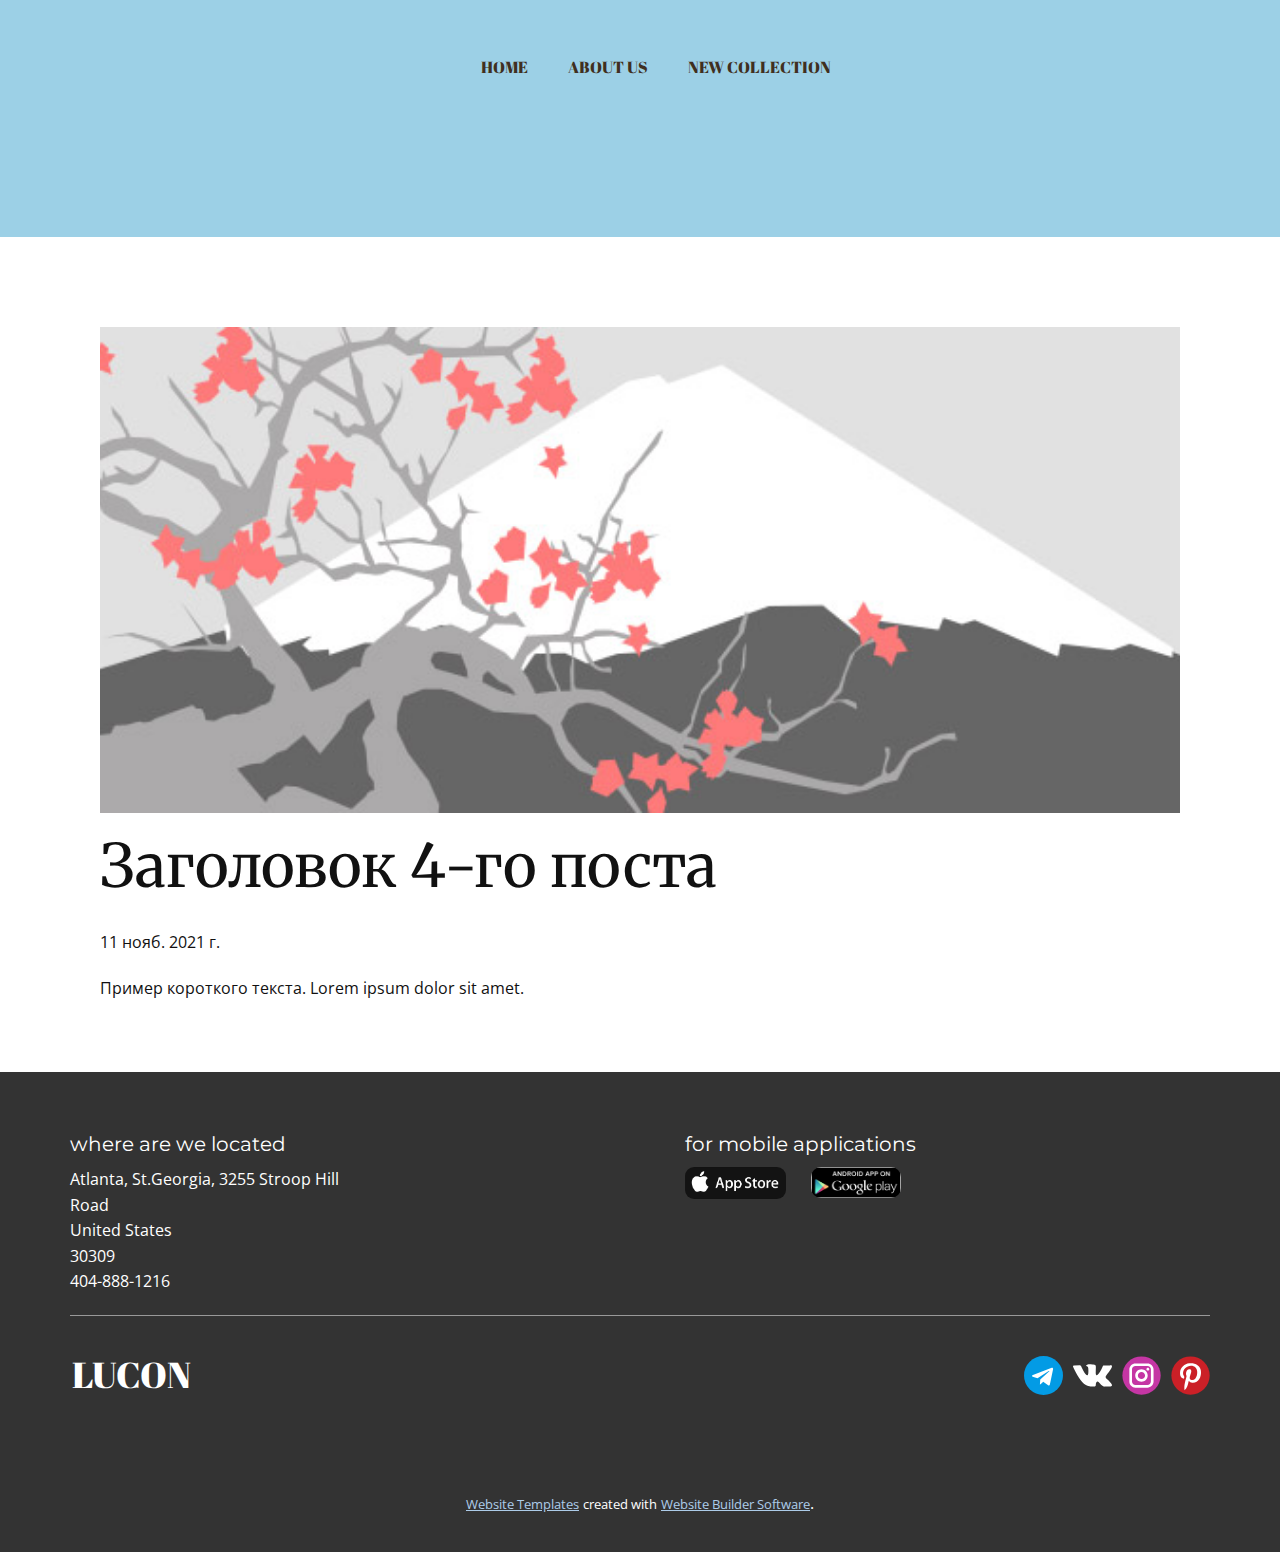
<file: blog/пост-3.html>
<!doctype html>
<html style="font-size: 16px;"><head>
    <meta name="viewport" content="width=device-width, initial-scale=1.0">
    <meta charset="utf-8">
    <meta name="keywords" content="Заголовок 6-го поста">
    <meta name="description" content="">
    <meta name="page_type" content="np-template-header-footer-from-plugin">
    <title>Заголовок 4-го поста</title>
    <link rel="stylesheet" href="../nicepage.css" media="screen">
<link rel="stylesheet" href="../Post-Template.css" media="screen">
    <script class="u-script" type="text/javascript" src="../jquery.js" defer=""></script>
    <script class="u-script" type="text/javascript" src="../nicepage.js" defer=""></script>
    <meta name="generator" content="Nicepage 3.30.2, nicepage.com">
    <link id="u-theme-google-font" rel="stylesheet" href="https://fonts.googleapis.com/css?family=Roboto:100,100i,300,300i,400,400i,500,500i,700,700i,900,900i|Open+Sans:300,300i,400,400i,600,600i,700,700i,800,800i">
    <link id="u-page-google-font" rel="stylesheet" href="https://fonts.googleapis.com/css?family=Merriweather:300,300i,400,400i,700,700i,900,900i|Montserrat:100,100i,200,200i,300,300i,400,400i,500,500i,600,600i,700,700i,800,800i,900,900i|Abril+Fatface:400">
    
    
    
    
    <script type="application/ld+json">{
		"@context": "http://schema.org",
		"@type": "Organization",
		"name": "",
		"sameAs": [
				"https://t.me/nnnnnenav1stttt",
				"https://vk.com/i_v_a_n_k",
				"https://www.instagram.com/nnnnnenav1stttt/",
				"https://www.pinterest.ru/mrgameronline1200/?invite_code=ca782bc49278453d854440ae29daf36d&sender=618119255015253516"
		]
}</script>
    <meta name="theme-color" content="#478ac9">
  </head>
  <body class="u-body"><header class="u-clearfix u-custom-color-13 u-header u-header" id="sec-71ef"><div class="u-clearfix u-sheet u-sheet-1">
        <a href="https://nicepage.dev" class="u-active-none u-border-2 u-border-active-palette-2-dark-1 u-border-custom-color-7 u-border-hover-custom-color-3 u-btn u-button-style u-hover-none u-none u-text-hover-palette-2-base u-text-palette-1-base u-btn-1"></a>
        <a href="../mailto:ivan-kulyasov@mail.ru" class="u-btn u-button-style u-custom-font u-none u-text-custom-color-1 u-text-hover-custom-color-7 u-btn-2"><span class="u-icon u-text-custom-color-1 u-icon-1"><svg class="u-svg-content" viewBox="0 0 511.334 511.334" style="width: 1em; height: 1em;"><path d="m506.887 114.74c-3.979-5.097-10.086-8.076-16.553-8.076h-399.808l-5.943-66.207c-.972-10.827-10.046-19.123-20.916-19.123h-42.667c-11.598 0-21 9.402-21 21s9.402 21 21 21h23.468l23.018 256.439c.005.302-.01.599.007.903.047.806.152 1.594.286 2.37l.842 9.376c.016.177.034.354.055.529 2.552 22.11 13.851 41.267 30.19 54.21-8.466 10.812-13.532 24.407-13.532 39.172 0 35.106 28.561 63.667 63.666 63.667 35.106 0 63.667-28.561 63.667-63.667 0-7.605-1.345-14.9-3.801-21.667h114.936c-2.457 6.767-3.801 14.062-3.801 21.667 0 35.106 28.561 63.667 63.667 63.667s63.667-28.561 63.667-63.667-28.561-63.667-63.667-63.667h-234.526c-15.952 0-29.853-9.624-35.853-23.646l335.608-19.724c9.162-.538 16.914-6.966 19.141-15.87l42.67-170.67c1.567-6.272.158-12.918-3.821-18.016z"></path></svg><img></span>&nbsp;<span class="u-text-custom-color-1"></span>BASKET
        </a>
        <h2 class="u-align-center u-custom-font u-text u-text-custom-color-1 u-text-1">LUCON</h2>
        <nav class="u-menu u-menu-dropdown u-offcanvas u-menu-1">
          <div class="menu-collapse u-custom-font" style="font-size: 1rem; letter-spacing: 0px; font-family: &quot;Abril Fatface&quot;;">
            <a class="u-button-style u-custom-left-right-menu-spacing u-custom-padding-bottom u-custom-text-active-color u-custom-text-color u-custom-text-hover-color u-custom-top-bottom-menu-spacing u-nav-link u-text-active-palette-1-base u-text-hover-palette-2-base" href="#">
              <svg><use xmlns:xlink="http://www.w3.org/1999/xlink" xlink:href="#menu-hamburger"></use></svg>
              <svg version="1.1" xmlns="http://www.w3.org/2000/svg" xmlns:xlink="http://www.w3.org/1999/xlink"><defs><symbol id="menu-hamburger" viewBox="0 0 16 16" style="width: 16px; height: 16px;"><rect y="1" width="16" height="2"></rect><rect y="7" width="16" height="2"></rect><rect y="13" width="16" height="2"></rect>
</symbol>
</defs></svg>
            </a>
          </div>
          <div class="u-custom-menu u-nav-container">
            <ul class="u-custom-font u-nav u-unstyled u-nav-1"><li class="u-nav-item"><a class="u-button-style u-nav-link u-text-active-custom-color-9 u-text-custom-color-1 u-text-hover-custom-color-5" href="../HOME.html" style="padding: 10px 20px;">HOME</a>
</li><li class="u-nav-item"><a class="u-button-style u-nav-link u-text-active-custom-color-9 u-text-custom-color-1 u-text-hover-custom-color-5" href="../ABOUT-US.html" style="padding: 10px 20px;">ABOUT US</a>
</li><li class="u-nav-item"><a class="u-button-style u-nav-link u-text-active-custom-color-9 u-text-custom-color-1 u-text-hover-custom-color-5" href="../NEW-COLLECTION.html" style="padding: 10px 20px;">NEW COLLECTION</a>
</li></ul>
          </div>
          <div class="u-custom-menu u-nav-container-collapse">
            <div class="u-black u-container-style u-inner-container-layout u-opacity u-opacity-95 u-sidenav">
              <div class="u-inner-container-layout u-sidenav-overflow">
                <div class="u-menu-close"></div>
                <ul class="u-align-center u-nav u-popupmenu-items u-unstyled u-nav-2"><li class="u-nav-item"><a class="u-button-style u-nav-link" href="../HOME.html" style="padding: 10px 20px;">HOME</a>
</li><li class="u-nav-item"><a class="u-button-style u-nav-link" href="../ABOUT-US.html" style="padding: 10px 20px;">ABOUT US</a>
</li><li class="u-nav-item"><a class="u-button-style u-nav-link" href="../NEW-COLLECTION.html" style="padding: 10px 20px;">NEW COLLECTION</a>
</li></ul>
              </div>
            </div>
            <div class="u-black u-menu-overlay u-opacity u-opacity-70"></div>
          </div>
        </nav>
        <h3 class="u-align-center u-headline u-text u-text-2">
          <a href="/"></a>
        </h3>
        <h3 class="u-align-center u-custom-font u-headline u-text u-text-custom-color-11 u-text-3">
          <a href="/"></a>
        </h3>
      </div></header>
    <section class="u-align-center u-clearfix u-section-1" id="sec-be25">
      <div class="u-clearfix u-sheet u-valign-middle-md u-valign-middle-sm u-valign-middle-xs u-sheet-1"><!--post_details--><!--post_details_options_json--><!--{"source":""}--><!--/post_details_options_json--><!--blog_post-->
        <div class="u-container-style u-expanded-width u-post-details u-post-details-1">
          <div class="u-container-layout u-valign-middle u-container-layout-1"><!--blog_post_image-->
            <img alt="" class="u-blog-control u-expanded-width u-image u-image-default u-image-1" src="[data-uri]"><!--/blog_post_image--><!--blog_post_header-->
            <h2 class="u-blog-control u-text u-text-1">Заголовок 4-го поста</h2><!--/blog_post_header--><!--blog_post_metadata-->
            <div class="u-blog-control u-metadata u-metadata-1"><!--blog_post_metadata_date-->
              <span class="u-meta-date u-meta-icon">11 нояб. 2021 г.</span><!--/blog_post_metadata_date--><!--blog_post_metadata_category-->
              <!--/blog_post_metadata_category--><!--blog_post_metadata_comments-->
              <!--/blog_post_metadata_comments-->
            </div><!--/blog_post_metadata--><!--blog_post_content-->
            <div class="u-align-justify u-blog-control u-post-content u-text u-text-2 fr-view">
  Пример короткого текста. Lorem ipsum dolor sit amet.
  </div><!--/blog_post_content-->
          </div>
        </div><!--/blog_post--><!--/post_details-->
      </div>
    </section>
    
    
    
    
    <footer class="u-clearfix u-footer u-grey-80" id="sec-2b16"><div class="u-clearfix u-sheet u-sheet-1">
        <div class="u-clearfix u-gutter-30 u-layout-wrap u-layout-wrap-1">
          <div class="u-gutter-0 u-layout">
            <div class="u-layout-row">
              <div class="u-align-left u-container-style u-layout-cell u-left-cell u-size-30 u-layout-cell-1">
                <div class="u-container-layout u-container-layout-1"><!--position-->
                  <div data-position="" class="u-position u-position-1"><!--block-->
                    <div class="u-block">
                      <div class="u-block-container u-clearfix"><!--block_header-->
                        <h5 class="u-block-header u-custom-font u-font-montserrat u-text"><!--block_header_content--> where are we located<!--/block_header_content--></h5><!--/block_header--><!--block_content-->
                        <div class="u-block-content u-text"><!--block_content_content--><!--/block_content_content--></div><!--/block_content-->
                      </div>
                    </div><!--/block-->
                  </div><!--/position-->
                  <p class="u-text u-text-3">Atlanta, St.Georgia, 3255 Stroop Hill Road&nbsp;<br>United States<br>30309<br>404-888-1216<br>
                  </p>
                </div>
              </div>
              <div class="u-align-left u-container-style u-layout-cell u-right-cell u-size-30 u-layout-cell-2">
                <div class="u-container-layout u-container-layout-2"><!--position-->
                  <div data-position="" class="u-position u-position-2"><!--block-->
                    <div class="u-block">
                      <div class="u-block-container u-clearfix"><!--block_header-->
                        <h5 class="u-block-header u-custom-font u-font-montserrat u-text"><!--block_header_content--> for mobile&nbsp;applications<!--/block_header_content--></h5><!--/block_header--><!--block_content-->
                        <div class="u-block-content u-text"><!--block_content_content--><!--/block_content_content--></div><!--/block_content-->
                      </div>
                    </div><!--/block-->
                  </div><!--/position-->
                  <img class="u-image u-image-round u-radius-9 u-image-1" src="../images/app-store-scrape.png" alt="" data-image-width="2554" data-image-height="803">
                  <img class="u-image u-image-round u-radius-10 u-image-2" src="../images/b9c4c26a6162b36f3499e76e22b53df0.png" alt="" data-image-width="1600" data-image-height="555">
                </div>
              </div>
            </div>
          </div>
        </div>
        <div class="u-border-1 u-border-white u-line u-line-horizontal u-opacity u-opacity-50 u-line-1"></div>
        <h2 class="u-align-center u-custom-font u-text u-text-6">LUCO​N</h2>
        <div class="u-social-icons u-spacing-10 u-social-icons-1">
          <a class="u-social-url" title="telegram" target="_blank" href="https://t.me/nnnnnenav1stttt"><span class="u-icon u-social-facebook u-social-icon u-icon-1"><svg class="u-svg-link" preserveAspectRatio="xMidYMin slice" viewBox="0 0 24 24" style=""><use xmlns:xlink="http://www.w3.org/1999/xlink" xlink:href="#svg-8a08"></use></svg><svg class="u-svg-content" viewBox="0 0 24 24" id="svg-8a08"><circle cx="12" cy="12" fill="currentColor" r="12"></circle><path d="m5.491 11.74 11.57-4.461c.537-.194 1.006.131.832.943l.001-.001-1.97 9.281c-.146.658-.537.818-1.084.508l-3-2.211-1.447 1.394c-.16.16-.295.295-.605.295l.213-3.053 5.56-5.023c.242-.213-.054-.333-.373-.121l-6.871 4.326-2.962-.924c-.643-.204-.657-.643.136-.953z" fill="#fff"></path></svg></span>
          </a>
          <a class="u-social-url" title="VK" target="_blank" href="https://vk.com/i_v_a_n_k"><span class="u-icon u-social-icon u-social-twitter u-icon-2"><svg class="u-svg-link" preserveAspectRatio="xMidYMin slice" viewBox="0 0 511.962 511.962" style=""><use xmlns:xlink="http://www.w3.org/1999/xlink" xlink:href="#svg-e650"></use></svg><svg class="u-svg-content" viewBox="0 0 511.962 511.962" x="0px" y="0px" id="svg-e650" style="enable-background:new 0 0 511.962 511.962;"><g><g><path d="M507.399,370.471c-1.376-2.304-9.888-20.8-50.848-58.816c-42.88-39.808-37.12-33.344,14.528-102.176    c31.456-41.92,44.032-67.52,40.096-78.464c-3.744-10.432-26.88-7.68-26.88-7.68l-76.928,0.448c0,0-5.696-0.768-9.952,1.76    c-4.128,2.496-6.784,8.256-6.784,8.256s-12.192,32.448-28.448,60.032c-34.272,58.208-48,61.28-53.6,57.664    c-13.024-8.416-9.76-33.856-9.76-51.904c0-56.416,8.544-79.936-16.672-86.016c-8.384-2.016-14.528-3.36-35.936-3.584    c-27.456-0.288-50.72,0.096-63.872,6.528c-8.768,4.288-15.52,13.856-11.392,14.4c5.088,0.672,16.608,3.104,22.72,11.424    c7.904,10.72,7.616,34.848,7.616,34.848s4.544,66.4-10.592,74.656c-10.4,5.664-24.64-5.888-55.2-58.72    c-15.648-27.04-27.488-56.96-27.488-56.96s-2.272-5.568-6.336-8.544c-4.928-3.616-11.84-4.768-11.84-4.768l-73.152,0.448    c0,0-10.976,0.32-15.008,5.088c-3.584,4.256-0.288,13.024-0.288,13.024s57.28,133.984,122.112,201.536    c59.488,61.92,127.008,57.856,127.008,57.856h30.592c0,0,9.248-1.024,13.952-6.112c4.352-4.672,4.192-13.44,4.192-13.44    s-0.608-41.056,18.464-47.104c18.784-5.952,42.912,39.68,68.48,57.248c19.328,13.28,34.016,10.368,34.016,10.368l68.384-0.96    C488.583,400.807,524.359,398.599,507.399,370.471z"></path>
</g>
</g></svg></span>
          </a>
          <a class="u-social-url" title="instagram" target="_blank" href="https://www.instagram.com/nnnnnenav1stttt/"><span class="u-icon u-social-icon u-social-instagram u-icon-3"><svg class="u-svg-link" preserveAspectRatio="xMidYMin slice" viewBox="0 0 112 112" style=""><use xmlns:xlink="http://www.w3.org/1999/xlink" xlink:href="#svg-9d02"></use></svg><svg class="u-svg-content" viewBox="0 0 112 112" x="0" y="0" id="svg-9d02"><circle fill="currentColor" cx="56.1" cy="56.1" r="55"></circle><path fill="#FFFFFF" d="M55.9,38.2c-9.9,0-17.9,8-17.9,17.9C38,66,46,74,55.9,74c9.9,0,17.9-8,17.9-17.9C73.8,46.2,65.8,38.2,55.9,38.2
            z M55.9,66.4c-5.7,0-10.3-4.6-10.3-10.3c-0.1-5.7,4.6-10.3,10.3-10.3c5.7,0,10.3,4.6,10.3,10.3C66.2,61.8,61.6,66.4,55.9,66.4z"></path><path fill="#FFFFFF" d="M74.3,33.5c-2.3,0-4.2,1.9-4.2,4.2s1.9,4.2,4.2,4.2s4.2-1.9,4.2-4.2S76.6,33.5,74.3,33.5z"></path><path fill="#FFFFFF" d="M73.1,21.3H38.6c-9.7,0-17.5,7.9-17.5,17.5v34.5c0,9.7,7.9,17.6,17.5,17.6h34.5c9.7,0,17.5-7.9,17.5-17.5V38.8
            C90.6,29.1,82.7,21.3,73.1,21.3z M83,73.3c0,5.5-4.5,9.9-9.9,9.9H38.6c-5.5,0-9.9-4.5-9.9-9.9V38.8c0-5.5,4.5-9.9,9.9-9.9h34.5
            c5.5,0,9.9,4.5,9.9,9.9V73.3z"></path></svg></span>
          </a>
          <a class="u-social-url" title="pinterest" target="_blank" href="https://www.pinterest.ru/mrgameronline1200/?invite_code=ca782bc49278453d854440ae29daf36d&amp;sender=618119255015253516"><span class="u-icon u-social-icon u-social-pinterest u-icon-4"><svg class="u-svg-link" preserveAspectRatio="xMidYMin slice" viewBox="0 0 112 112" style=""><use xmlns:xlink="http://www.w3.org/1999/xlink" xlink:href="#svg-1c8b"></use></svg><svg class="u-svg-content" viewBox="0 0 112 112" x="0" y="0" id="svg-1c8b"><circle fill="currentColor" cx="56.1" cy="56.1" r="55"></circle><path fill="#FFFFFF" d="M61.1,76.9c-4.7-0.3-6.7-2.7-10.3-5c-2,10.7-4.6,20.9-11.9,26.2c-2.2-16.1,3.3-28.2,5.9-41
            c-4.4-7.5,0.6-22.5,9.9-18.8c11.6,4.6-10,27.8,4.4,30.7C74.2,72,80.3,42.8,71,33.4C57.5,19.6,31.7,33,34.9,52.6
            c0.8,4.8,5.8,6.2,2,12.9c-8.7-1.9-11.2-8.8-10.9-17.8C26.5,32.8,39.3,22.5,52.2,21c16.3-1.9,31.6,5.9,33.7,21.2
            C88.2,59.5,78.6,78.2,61.1,76.9z"></path></svg></span>
          </a>
        </div>
      </div></footer>
    <section class="u-backlink u-clearfix u-grey-80">
      <a class="u-link" href="https://nicepage.com/website-templates" target="_blank">
        <span>Website Templates</span>
      </a>
      <p class="u-text">
        <span>created with</span>
      </p>
      <a class="u-link" href="" target="_blank">
        <span>Website Builder Software</span>
      </a>. 
    </section>
  
</body></html>
</file>
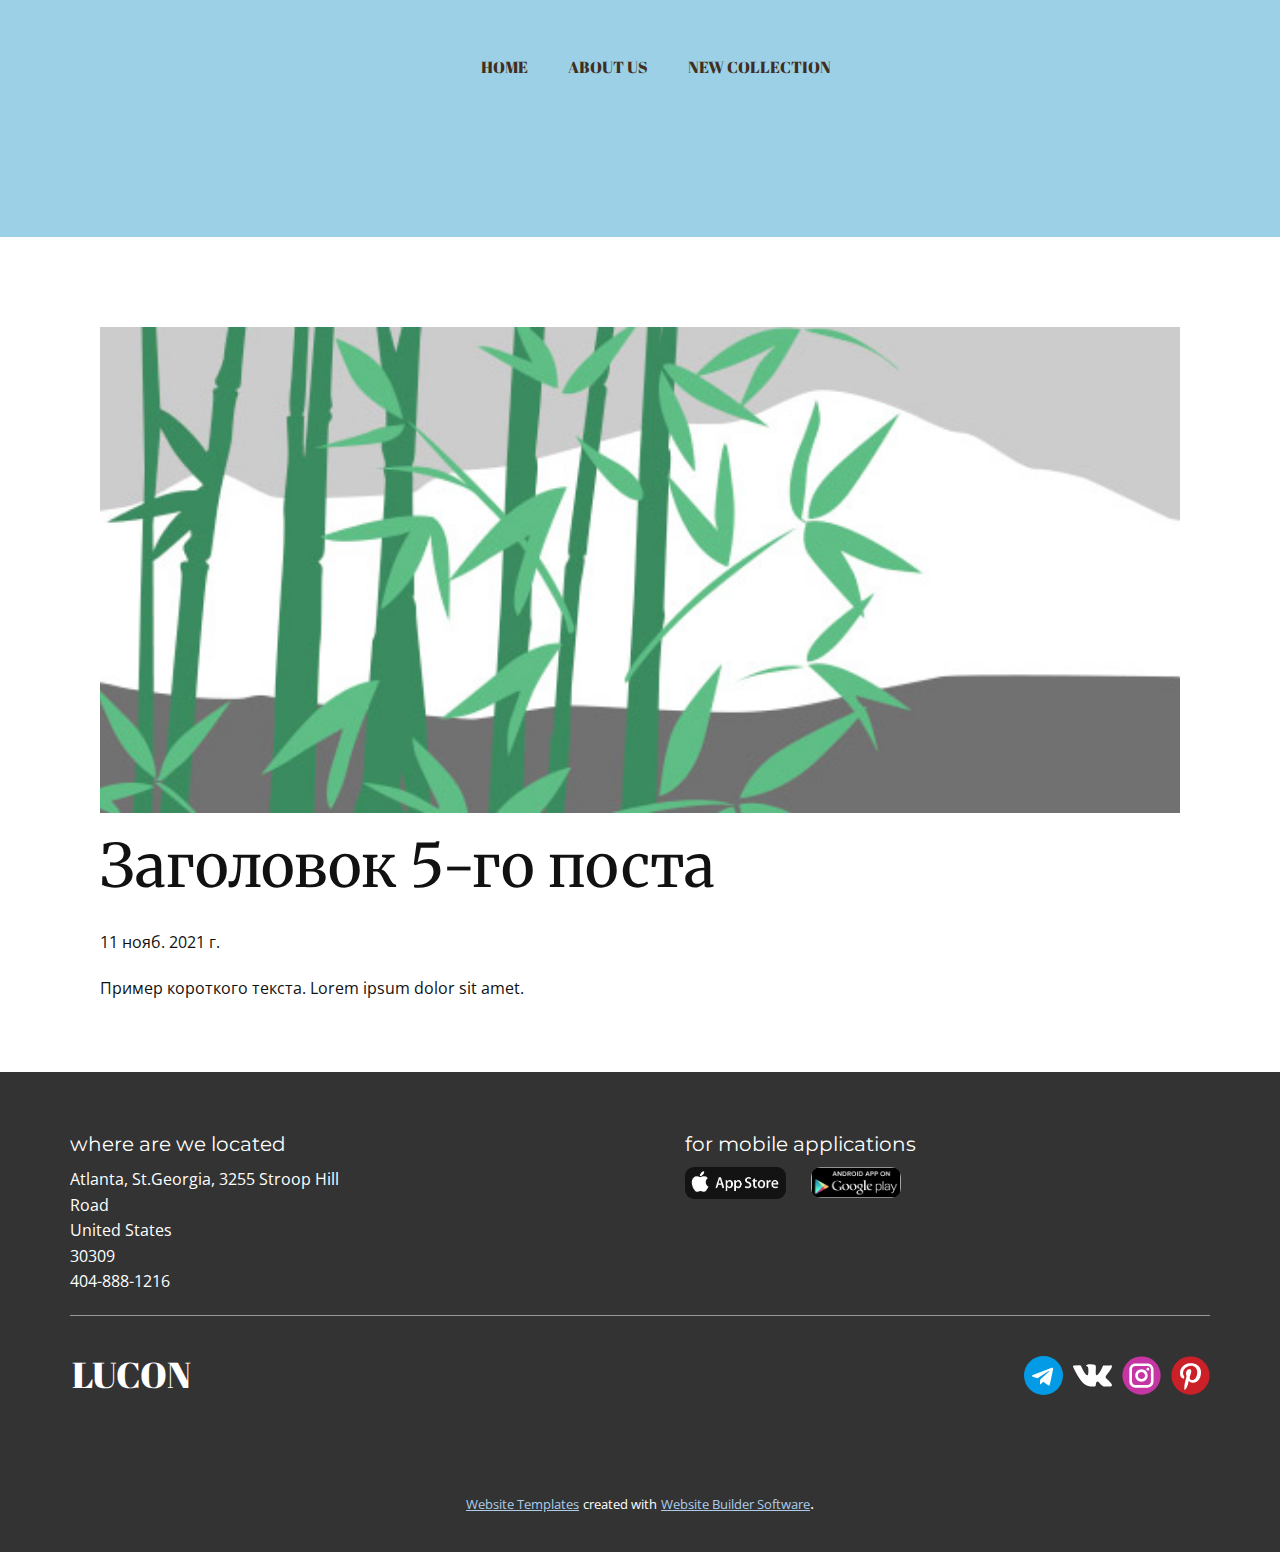
<file: blog/пост-4.html>
<!doctype html>
<html style="font-size: 16px;"><head>
    <meta name="viewport" content="width=device-width, initial-scale=1.0">
    <meta charset="utf-8">
    <meta name="keywords" content="Заголовок 6-го поста">
    <meta name="description" content="">
    <meta name="page_type" content="np-template-header-footer-from-plugin">
    <title>Заголовок 5-го поста</title>
    <link rel="stylesheet" href="../nicepage.css" media="screen">
<link rel="stylesheet" href="../Post-Template.css" media="screen">
    <script class="u-script" type="text/javascript" src="../jquery.js" defer=""></script>
    <script class="u-script" type="text/javascript" src="../nicepage.js" defer=""></script>
    <meta name="generator" content="Nicepage 3.30.2, nicepage.com">
    <link id="u-theme-google-font" rel="stylesheet" href="https://fonts.googleapis.com/css?family=Roboto:100,100i,300,300i,400,400i,500,500i,700,700i,900,900i|Open+Sans:300,300i,400,400i,600,600i,700,700i,800,800i">
    <link id="u-page-google-font" rel="stylesheet" href="https://fonts.googleapis.com/css?family=Merriweather:300,300i,400,400i,700,700i,900,900i|Montserrat:100,100i,200,200i,300,300i,400,400i,500,500i,600,600i,700,700i,800,800i,900,900i|Abril+Fatface:400">
    
    
    
    
    <script type="application/ld+json">{
		"@context": "http://schema.org",
		"@type": "Organization",
		"name": "",
		"sameAs": [
				"https://t.me/nnnnnenav1stttt",
				"https://vk.com/i_v_a_n_k",
				"https://www.instagram.com/nnnnnenav1stttt/",
				"https://www.pinterest.ru/mrgameronline1200/?invite_code=ca782bc49278453d854440ae29daf36d&sender=618119255015253516"
		]
}</script>
    <meta name="theme-color" content="#478ac9">
  </head>
  <body class="u-body"><header class="u-clearfix u-custom-color-13 u-header u-header" id="sec-71ef"><div class="u-clearfix u-sheet u-sheet-1">
        <a href="https://nicepage.dev" class="u-active-none u-border-2 u-border-active-palette-2-dark-1 u-border-custom-color-7 u-border-hover-custom-color-3 u-btn u-button-style u-hover-none u-none u-text-hover-palette-2-base u-text-palette-1-base u-btn-1"></a>
        <a href="../mailto:ivan-kulyasov@mail.ru" class="u-btn u-button-style u-custom-font u-none u-text-custom-color-1 u-text-hover-custom-color-7 u-btn-2"><span class="u-icon u-text-custom-color-1 u-icon-1"><svg class="u-svg-content" viewBox="0 0 511.334 511.334" style="width: 1em; height: 1em;"><path d="m506.887 114.74c-3.979-5.097-10.086-8.076-16.553-8.076h-399.808l-5.943-66.207c-.972-10.827-10.046-19.123-20.916-19.123h-42.667c-11.598 0-21 9.402-21 21s9.402 21 21 21h23.468l23.018 256.439c.005.302-.01.599.007.903.047.806.152 1.594.286 2.37l.842 9.376c.016.177.034.354.055.529 2.552 22.11 13.851 41.267 30.19 54.21-8.466 10.812-13.532 24.407-13.532 39.172 0 35.106 28.561 63.667 63.666 63.667 35.106 0 63.667-28.561 63.667-63.667 0-7.605-1.345-14.9-3.801-21.667h114.936c-2.457 6.767-3.801 14.062-3.801 21.667 0 35.106 28.561 63.667 63.667 63.667s63.667-28.561 63.667-63.667-28.561-63.667-63.667-63.667h-234.526c-15.952 0-29.853-9.624-35.853-23.646l335.608-19.724c9.162-.538 16.914-6.966 19.141-15.87l42.67-170.67c1.567-6.272.158-12.918-3.821-18.016z"></path></svg><img></span>&nbsp;<span class="u-text-custom-color-1"></span>BASKET
        </a>
        <h2 class="u-align-center u-custom-font u-text u-text-custom-color-1 u-text-1">LUCON</h2>
        <nav class="u-menu u-menu-dropdown u-offcanvas u-menu-1">
          <div class="menu-collapse u-custom-font" style="font-size: 1rem; letter-spacing: 0px; font-family: &quot;Abril Fatface&quot;;">
            <a class="u-button-style u-custom-left-right-menu-spacing u-custom-padding-bottom u-custom-text-active-color u-custom-text-color u-custom-text-hover-color u-custom-top-bottom-menu-spacing u-nav-link u-text-active-palette-1-base u-text-hover-palette-2-base" href="#">
              <svg><use xmlns:xlink="http://www.w3.org/1999/xlink" xlink:href="#menu-hamburger"></use></svg>
              <svg version="1.1" xmlns="http://www.w3.org/2000/svg" xmlns:xlink="http://www.w3.org/1999/xlink"><defs><symbol id="menu-hamburger" viewBox="0 0 16 16" style="width: 16px; height: 16px;"><rect y="1" width="16" height="2"></rect><rect y="7" width="16" height="2"></rect><rect y="13" width="16" height="2"></rect>
</symbol>
</defs></svg>
            </a>
          </div>
          <div class="u-custom-menu u-nav-container">
            <ul class="u-custom-font u-nav u-unstyled u-nav-1"><li class="u-nav-item"><a class="u-button-style u-nav-link u-text-active-custom-color-9 u-text-custom-color-1 u-text-hover-custom-color-5" href="../HOME.html" style="padding: 10px 20px;">HOME</a>
</li><li class="u-nav-item"><a class="u-button-style u-nav-link u-text-active-custom-color-9 u-text-custom-color-1 u-text-hover-custom-color-5" href="../ABOUT-US.html" style="padding: 10px 20px;">ABOUT US</a>
</li><li class="u-nav-item"><a class="u-button-style u-nav-link u-text-active-custom-color-9 u-text-custom-color-1 u-text-hover-custom-color-5" href="../NEW-COLLECTION.html" style="padding: 10px 20px;">NEW COLLECTION</a>
</li></ul>
          </div>
          <div class="u-custom-menu u-nav-container-collapse">
            <div class="u-black u-container-style u-inner-container-layout u-opacity u-opacity-95 u-sidenav">
              <div class="u-inner-container-layout u-sidenav-overflow">
                <div class="u-menu-close"></div>
                <ul class="u-align-center u-nav u-popupmenu-items u-unstyled u-nav-2"><li class="u-nav-item"><a class="u-button-style u-nav-link" href="../HOME.html" style="padding: 10px 20px;">HOME</a>
</li><li class="u-nav-item"><a class="u-button-style u-nav-link" href="../ABOUT-US.html" style="padding: 10px 20px;">ABOUT US</a>
</li><li class="u-nav-item"><a class="u-button-style u-nav-link" href="../NEW-COLLECTION.html" style="padding: 10px 20px;">NEW COLLECTION</a>
</li></ul>
              </div>
            </div>
            <div class="u-black u-menu-overlay u-opacity u-opacity-70"></div>
          </div>
        </nav>
        <h3 class="u-align-center u-headline u-text u-text-2">
          <a href="/"></a>
        </h3>
        <h3 class="u-align-center u-custom-font u-headline u-text u-text-custom-color-11 u-text-3">
          <a href="/"></a>
        </h3>
      </div></header>
    <section class="u-align-center u-clearfix u-section-1" id="sec-be25">
      <div class="u-clearfix u-sheet u-valign-middle-md u-valign-middle-sm u-valign-middle-xs u-sheet-1"><!--post_details--><!--post_details_options_json--><!--{"source":""}--><!--/post_details_options_json--><!--blog_post-->
        <div class="u-container-style u-expanded-width u-post-details u-post-details-1">
          <div class="u-container-layout u-valign-middle u-container-layout-1"><!--blog_post_image-->
            <img alt="" class="u-blog-control u-expanded-width u-image u-image-default u-image-1" src="[data-uri]"><!--/blog_post_image--><!--blog_post_header-->
            <h2 class="u-blog-control u-text u-text-1">Заголовок 5-го поста</h2><!--/blog_post_header--><!--blog_post_metadata-->
            <div class="u-blog-control u-metadata u-metadata-1"><!--blog_post_metadata_date-->
              <span class="u-meta-date u-meta-icon">11 нояб. 2021 г.</span><!--/blog_post_metadata_date--><!--blog_post_metadata_category-->
              <!--/blog_post_metadata_category--><!--blog_post_metadata_comments-->
              <!--/blog_post_metadata_comments-->
            </div><!--/blog_post_metadata--><!--blog_post_content-->
            <div class="u-align-justify u-blog-control u-post-content u-text u-text-2 fr-view">
  Пример короткого текста. Lorem ipsum dolor sit amet.
  </div><!--/blog_post_content-->
          </div>
        </div><!--/blog_post--><!--/post_details-->
      </div>
    </section>
    
    
    
    
    <footer class="u-clearfix u-footer u-grey-80" id="sec-2b16"><div class="u-clearfix u-sheet u-sheet-1">
        <div class="u-clearfix u-gutter-30 u-layout-wrap u-layout-wrap-1">
          <div class="u-gutter-0 u-layout">
            <div class="u-layout-row">
              <div class="u-align-left u-container-style u-layout-cell u-left-cell u-size-30 u-layout-cell-1">
                <div class="u-container-layout u-container-layout-1"><!--position-->
                  <div data-position="" class="u-position u-position-1"><!--block-->
                    <div class="u-block">
                      <div class="u-block-container u-clearfix"><!--block_header-->
                        <h5 class="u-block-header u-custom-font u-font-montserrat u-text"><!--block_header_content--> where are we located<!--/block_header_content--></h5><!--/block_header--><!--block_content-->
                        <div class="u-block-content u-text"><!--block_content_content--><!--/block_content_content--></div><!--/block_content-->
                      </div>
                    </div><!--/block-->
                  </div><!--/position-->
                  <p class="u-text u-text-3">Atlanta, St.Georgia, 3255 Stroop Hill Road&nbsp;<br>United States<br>30309<br>404-888-1216<br>
                  </p>
                </div>
              </div>
              <div class="u-align-left u-container-style u-layout-cell u-right-cell u-size-30 u-layout-cell-2">
                <div class="u-container-layout u-container-layout-2"><!--position-->
                  <div data-position="" class="u-position u-position-2"><!--block-->
                    <div class="u-block">
                      <div class="u-block-container u-clearfix"><!--block_header-->
                        <h5 class="u-block-header u-custom-font u-font-montserrat u-text"><!--block_header_content--> for mobile&nbsp;applications<!--/block_header_content--></h5><!--/block_header--><!--block_content-->
                        <div class="u-block-content u-text"><!--block_content_content--><!--/block_content_content--></div><!--/block_content-->
                      </div>
                    </div><!--/block-->
                  </div><!--/position-->
                  <img class="u-image u-image-round u-radius-9 u-image-1" src="../images/app-store-scrape.png" alt="" data-image-width="2554" data-image-height="803">
                  <img class="u-image u-image-round u-radius-10 u-image-2" src="../images/b9c4c26a6162b36f3499e76e22b53df0.png" alt="" data-image-width="1600" data-image-height="555">
                </div>
              </div>
            </div>
          </div>
        </div>
        <div class="u-border-1 u-border-white u-line u-line-horizontal u-opacity u-opacity-50 u-line-1"></div>
        <h2 class="u-align-center u-custom-font u-text u-text-6">LUCO​N</h2>
        <div class="u-social-icons u-spacing-10 u-social-icons-1">
          <a class="u-social-url" title="telegram" target="_blank" href="https://t.me/nnnnnenav1stttt"><span class="u-icon u-social-facebook u-social-icon u-icon-1"><svg class="u-svg-link" preserveAspectRatio="xMidYMin slice" viewBox="0 0 24 24" style=""><use xmlns:xlink="http://www.w3.org/1999/xlink" xlink:href="#svg-8a08"></use></svg><svg class="u-svg-content" viewBox="0 0 24 24" id="svg-8a08"><circle cx="12" cy="12" fill="currentColor" r="12"></circle><path d="m5.491 11.74 11.57-4.461c.537-.194 1.006.131.832.943l.001-.001-1.97 9.281c-.146.658-.537.818-1.084.508l-3-2.211-1.447 1.394c-.16.16-.295.295-.605.295l.213-3.053 5.56-5.023c.242-.213-.054-.333-.373-.121l-6.871 4.326-2.962-.924c-.643-.204-.657-.643.136-.953z" fill="#fff"></path></svg></span>
          </a>
          <a class="u-social-url" title="VK" target="_blank" href="https://vk.com/i_v_a_n_k"><span class="u-icon u-social-icon u-social-twitter u-icon-2"><svg class="u-svg-link" preserveAspectRatio="xMidYMin slice" viewBox="0 0 511.962 511.962" style=""><use xmlns:xlink="http://www.w3.org/1999/xlink" xlink:href="#svg-e650"></use></svg><svg class="u-svg-content" viewBox="0 0 511.962 511.962" x="0px" y="0px" id="svg-e650" style="enable-background:new 0 0 511.962 511.962;"><g><g><path d="M507.399,370.471c-1.376-2.304-9.888-20.8-50.848-58.816c-42.88-39.808-37.12-33.344,14.528-102.176    c31.456-41.92,44.032-67.52,40.096-78.464c-3.744-10.432-26.88-7.68-26.88-7.68l-76.928,0.448c0,0-5.696-0.768-9.952,1.76    c-4.128,2.496-6.784,8.256-6.784,8.256s-12.192,32.448-28.448,60.032c-34.272,58.208-48,61.28-53.6,57.664    c-13.024-8.416-9.76-33.856-9.76-51.904c0-56.416,8.544-79.936-16.672-86.016c-8.384-2.016-14.528-3.36-35.936-3.584    c-27.456-0.288-50.72,0.096-63.872,6.528c-8.768,4.288-15.52,13.856-11.392,14.4c5.088,0.672,16.608,3.104,22.72,11.424    c7.904,10.72,7.616,34.848,7.616,34.848s4.544,66.4-10.592,74.656c-10.4,5.664-24.64-5.888-55.2-58.72    c-15.648-27.04-27.488-56.96-27.488-56.96s-2.272-5.568-6.336-8.544c-4.928-3.616-11.84-4.768-11.84-4.768l-73.152,0.448    c0,0-10.976,0.32-15.008,5.088c-3.584,4.256-0.288,13.024-0.288,13.024s57.28,133.984,122.112,201.536    c59.488,61.92,127.008,57.856,127.008,57.856h30.592c0,0,9.248-1.024,13.952-6.112c4.352-4.672,4.192-13.44,4.192-13.44    s-0.608-41.056,18.464-47.104c18.784-5.952,42.912,39.68,68.48,57.248c19.328,13.28,34.016,10.368,34.016,10.368l68.384-0.96    C488.583,400.807,524.359,398.599,507.399,370.471z"></path>
</g>
</g></svg></span>
          </a>
          <a class="u-social-url" title="instagram" target="_blank" href="https://www.instagram.com/nnnnnenav1stttt/"><span class="u-icon u-social-icon u-social-instagram u-icon-3"><svg class="u-svg-link" preserveAspectRatio="xMidYMin slice" viewBox="0 0 112 112" style=""><use xmlns:xlink="http://www.w3.org/1999/xlink" xlink:href="#svg-9d02"></use></svg><svg class="u-svg-content" viewBox="0 0 112 112" x="0" y="0" id="svg-9d02"><circle fill="currentColor" cx="56.1" cy="56.1" r="55"></circle><path fill="#FFFFFF" d="M55.9,38.2c-9.9,0-17.9,8-17.9,17.9C38,66,46,74,55.9,74c9.9,0,17.9-8,17.9-17.9C73.8,46.2,65.8,38.2,55.9,38.2
            z M55.9,66.4c-5.7,0-10.3-4.6-10.3-10.3c-0.1-5.7,4.6-10.3,10.3-10.3c5.7,0,10.3,4.6,10.3,10.3C66.2,61.8,61.6,66.4,55.9,66.4z"></path><path fill="#FFFFFF" d="M74.3,33.5c-2.3,0-4.2,1.9-4.2,4.2s1.9,4.2,4.2,4.2s4.2-1.9,4.2-4.2S76.6,33.5,74.3,33.5z"></path><path fill="#FFFFFF" d="M73.1,21.3H38.6c-9.7,0-17.5,7.9-17.5,17.5v34.5c0,9.7,7.9,17.6,17.5,17.6h34.5c9.7,0,17.5-7.9,17.5-17.5V38.8
            C90.6,29.1,82.7,21.3,73.1,21.3z M83,73.3c0,5.5-4.5,9.9-9.9,9.9H38.6c-5.5,0-9.9-4.5-9.9-9.9V38.8c0-5.5,4.5-9.9,9.9-9.9h34.5
            c5.5,0,9.9,4.5,9.9,9.9V73.3z"></path></svg></span>
          </a>
          <a class="u-social-url" title="pinterest" target="_blank" href="https://www.pinterest.ru/mrgameronline1200/?invite_code=ca782bc49278453d854440ae29daf36d&amp;sender=618119255015253516"><span class="u-icon u-social-icon u-social-pinterest u-icon-4"><svg class="u-svg-link" preserveAspectRatio="xMidYMin slice" viewBox="0 0 112 112" style=""><use xmlns:xlink="http://www.w3.org/1999/xlink" xlink:href="#svg-1c8b"></use></svg><svg class="u-svg-content" viewBox="0 0 112 112" x="0" y="0" id="svg-1c8b"><circle fill="currentColor" cx="56.1" cy="56.1" r="55"></circle><path fill="#FFFFFF" d="M61.1,76.9c-4.7-0.3-6.7-2.7-10.3-5c-2,10.7-4.6,20.9-11.9,26.2c-2.2-16.1,3.3-28.2,5.9-41
            c-4.4-7.5,0.6-22.5,9.9-18.8c11.6,4.6-10,27.8,4.4,30.7C74.2,72,80.3,42.8,71,33.4C57.5,19.6,31.7,33,34.9,52.6
            c0.8,4.8,5.8,6.2,2,12.9c-8.7-1.9-11.2-8.8-10.9-17.8C26.5,32.8,39.3,22.5,52.2,21c16.3-1.9,31.6,5.9,33.7,21.2
            C88.2,59.5,78.6,78.2,61.1,76.9z"></path></svg></span>
          </a>
        </div>
      </div></footer>
    <section class="u-backlink u-clearfix u-grey-80">
      <a class="u-link" href="https://nicepage.com/website-templates" target="_blank">
        <span>Website Templates</span>
      </a>
      <p class="u-text">
        <span>created with</span>
      </p>
      <a class="u-link" href="" target="_blank">
        <span>Website Builder Software</span>
      </a>. 
    </section>
  
</body></html>
</file>
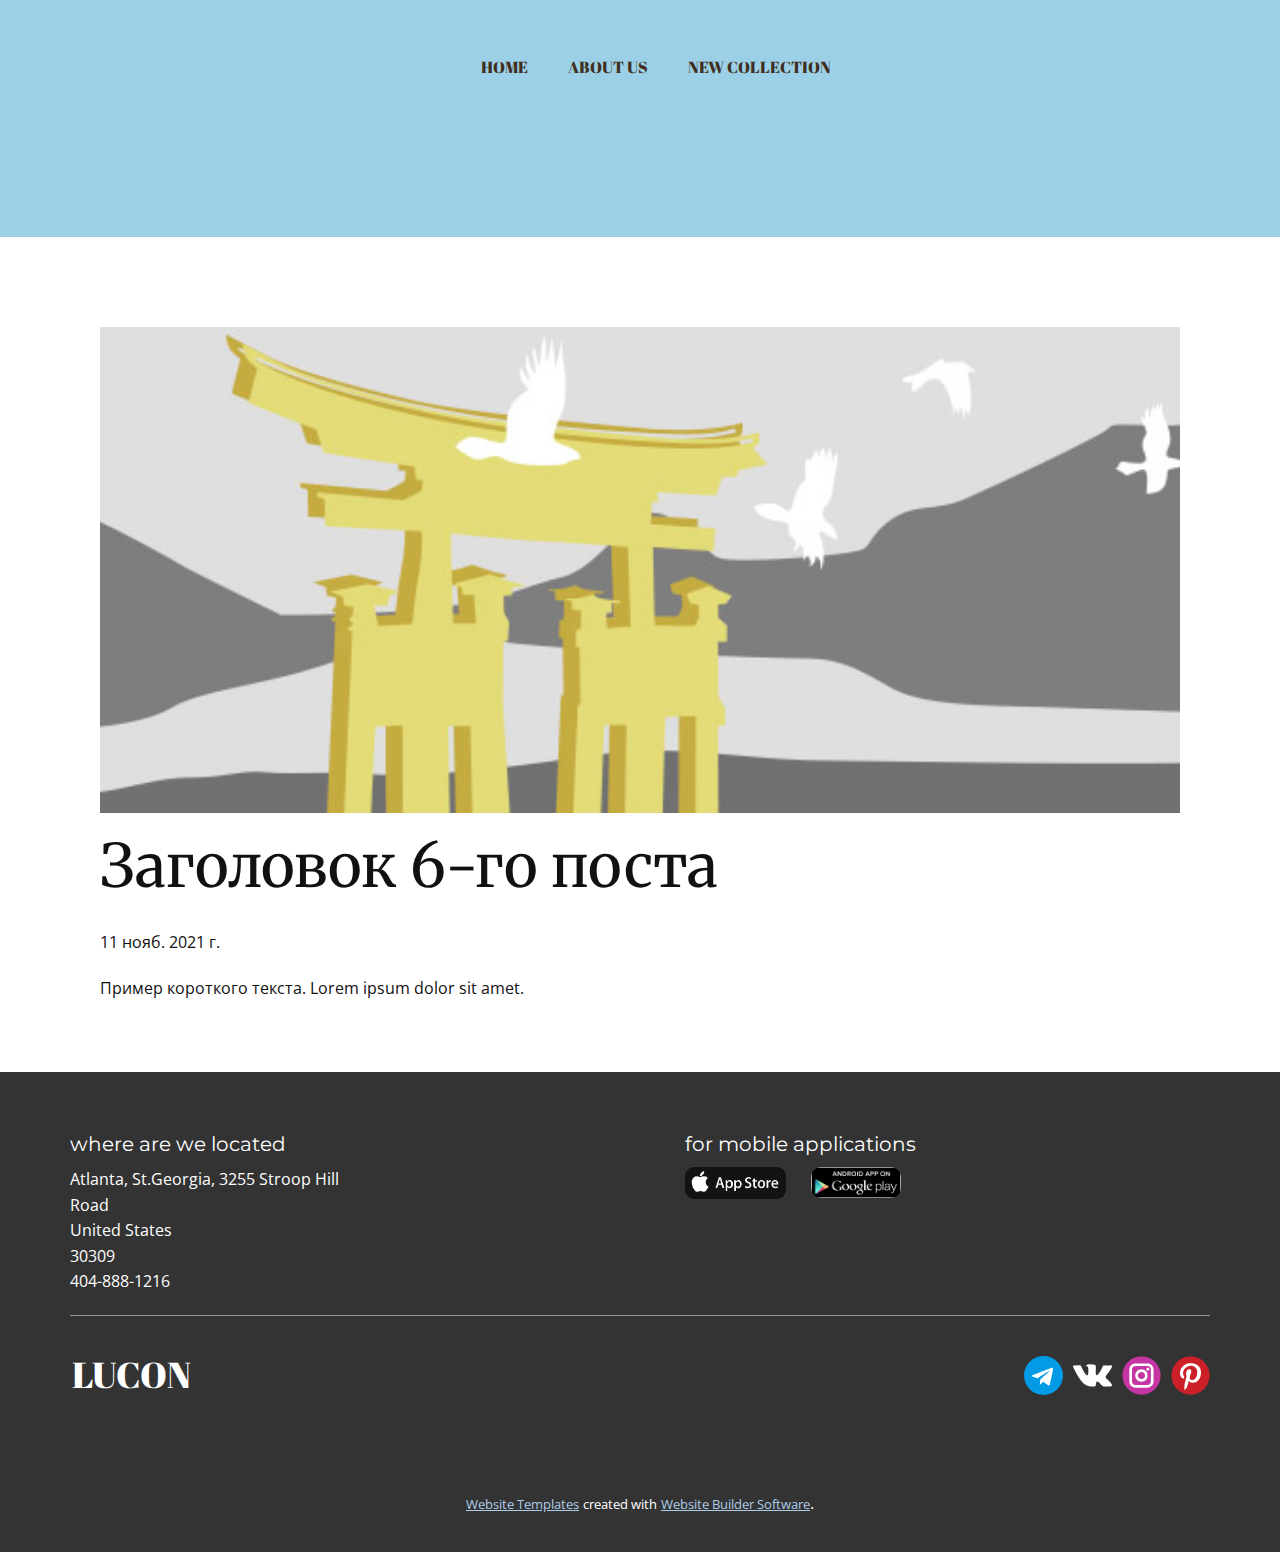
<file: blog/пост-5.html>
<!doctype html>
<html style="font-size: 16px;"><head>
    <meta name="viewport" content="width=device-width, initial-scale=1.0">
    <meta charset="utf-8">
    <meta name="keywords" content="Заголовок 6-го поста">
    <meta name="description" content="">
    <meta name="page_type" content="np-template-header-footer-from-plugin">
    <title>Заголовок 6-го поста</title>
    <link rel="stylesheet" href="../nicepage.css" media="screen">
<link rel="stylesheet" href="../Post-Template.css" media="screen">
    <script class="u-script" type="text/javascript" src="../jquery.js" defer=""></script>
    <script class="u-script" type="text/javascript" src="../nicepage.js" defer=""></script>
    <meta name="generator" content="Nicepage 3.30.2, nicepage.com">
    <link id="u-theme-google-font" rel="stylesheet" href="https://fonts.googleapis.com/css?family=Roboto:100,100i,300,300i,400,400i,500,500i,700,700i,900,900i|Open+Sans:300,300i,400,400i,600,600i,700,700i,800,800i">
    <link id="u-page-google-font" rel="stylesheet" href="https://fonts.googleapis.com/css?family=Merriweather:300,300i,400,400i,700,700i,900,900i|Montserrat:100,100i,200,200i,300,300i,400,400i,500,500i,600,600i,700,700i,800,800i,900,900i|Abril+Fatface:400">
    
    
    
    
    <script type="application/ld+json">{
		"@context": "http://schema.org",
		"@type": "Organization",
		"name": "",
		"sameAs": [
				"https://t.me/nnnnnenav1stttt",
				"https://vk.com/i_v_a_n_k",
				"https://www.instagram.com/nnnnnenav1stttt/",
				"https://www.pinterest.ru/mrgameronline1200/?invite_code=ca782bc49278453d854440ae29daf36d&sender=618119255015253516"
		]
}</script>
    <meta name="theme-color" content="#478ac9">
  </head>
  <body class="u-body"><header class="u-clearfix u-custom-color-13 u-header u-header" id="sec-71ef"><div class="u-clearfix u-sheet u-sheet-1">
        <a href="https://nicepage.dev" class="u-active-none u-border-2 u-border-active-palette-2-dark-1 u-border-custom-color-7 u-border-hover-custom-color-3 u-btn u-button-style u-hover-none u-none u-text-hover-palette-2-base u-text-palette-1-base u-btn-1"></a>
        <a href="../mailto:ivan-kulyasov@mail.ru" class="u-btn u-button-style u-custom-font u-none u-text-custom-color-1 u-text-hover-custom-color-7 u-btn-2"><span class="u-icon u-text-custom-color-1 u-icon-1"><svg class="u-svg-content" viewBox="0 0 511.334 511.334" style="width: 1em; height: 1em;"><path d="m506.887 114.74c-3.979-5.097-10.086-8.076-16.553-8.076h-399.808l-5.943-66.207c-.972-10.827-10.046-19.123-20.916-19.123h-42.667c-11.598 0-21 9.402-21 21s9.402 21 21 21h23.468l23.018 256.439c.005.302-.01.599.007.903.047.806.152 1.594.286 2.37l.842 9.376c.016.177.034.354.055.529 2.552 22.11 13.851 41.267 30.19 54.21-8.466 10.812-13.532 24.407-13.532 39.172 0 35.106 28.561 63.667 63.666 63.667 35.106 0 63.667-28.561 63.667-63.667 0-7.605-1.345-14.9-3.801-21.667h114.936c-2.457 6.767-3.801 14.062-3.801 21.667 0 35.106 28.561 63.667 63.667 63.667s63.667-28.561 63.667-63.667-28.561-63.667-63.667-63.667h-234.526c-15.952 0-29.853-9.624-35.853-23.646l335.608-19.724c9.162-.538 16.914-6.966 19.141-15.87l42.67-170.67c1.567-6.272.158-12.918-3.821-18.016z"></path></svg><img></span>&nbsp;<span class="u-text-custom-color-1"></span>BASKET
        </a>
        <h2 class="u-align-center u-custom-font u-text u-text-custom-color-1 u-text-1">LUCON</h2>
        <nav class="u-menu u-menu-dropdown u-offcanvas u-menu-1">
          <div class="menu-collapse u-custom-font" style="font-size: 1rem; letter-spacing: 0px; font-family: &quot;Abril Fatface&quot;;">
            <a class="u-button-style u-custom-left-right-menu-spacing u-custom-padding-bottom u-custom-text-active-color u-custom-text-color u-custom-text-hover-color u-custom-top-bottom-menu-spacing u-nav-link u-text-active-palette-1-base u-text-hover-palette-2-base" href="#">
              <svg><use xmlns:xlink="http://www.w3.org/1999/xlink" xlink:href="#menu-hamburger"></use></svg>
              <svg version="1.1" xmlns="http://www.w3.org/2000/svg" xmlns:xlink="http://www.w3.org/1999/xlink"><defs><symbol id="menu-hamburger" viewBox="0 0 16 16" style="width: 16px; height: 16px;"><rect y="1" width="16" height="2"></rect><rect y="7" width="16" height="2"></rect><rect y="13" width="16" height="2"></rect>
</symbol>
</defs></svg>
            </a>
          </div>
          <div class="u-custom-menu u-nav-container">
            <ul class="u-custom-font u-nav u-unstyled u-nav-1"><li class="u-nav-item"><a class="u-button-style u-nav-link u-text-active-custom-color-9 u-text-custom-color-1 u-text-hover-custom-color-5" href="../HOME.html" style="padding: 10px 20px;">HOME</a>
</li><li class="u-nav-item"><a class="u-button-style u-nav-link u-text-active-custom-color-9 u-text-custom-color-1 u-text-hover-custom-color-5" href="../ABOUT-US.html" style="padding: 10px 20px;">ABOUT US</a>
</li><li class="u-nav-item"><a class="u-button-style u-nav-link u-text-active-custom-color-9 u-text-custom-color-1 u-text-hover-custom-color-5" href="../NEW-COLLECTION.html" style="padding: 10px 20px;">NEW COLLECTION</a>
</li></ul>
          </div>
          <div class="u-custom-menu u-nav-container-collapse">
            <div class="u-black u-container-style u-inner-container-layout u-opacity u-opacity-95 u-sidenav">
              <div class="u-inner-container-layout u-sidenav-overflow">
                <div class="u-menu-close"></div>
                <ul class="u-align-center u-nav u-popupmenu-items u-unstyled u-nav-2"><li class="u-nav-item"><a class="u-button-style u-nav-link" href="../HOME.html" style="padding: 10px 20px;">HOME</a>
</li><li class="u-nav-item"><a class="u-button-style u-nav-link" href="../ABOUT-US.html" style="padding: 10px 20px;">ABOUT US</a>
</li><li class="u-nav-item"><a class="u-button-style u-nav-link" href="../NEW-COLLECTION.html" style="padding: 10px 20px;">NEW COLLECTION</a>
</li></ul>
              </div>
            </div>
            <div class="u-black u-menu-overlay u-opacity u-opacity-70"></div>
          </div>
        </nav>
        <h3 class="u-align-center u-headline u-text u-text-2">
          <a href="/"></a>
        </h3>
        <h3 class="u-align-center u-custom-font u-headline u-text u-text-custom-color-11 u-text-3">
          <a href="/"></a>
        </h3>
      </div></header>
    <section class="u-align-center u-clearfix u-section-1" id="sec-be25">
      <div class="u-clearfix u-sheet u-valign-middle-md u-valign-middle-sm u-valign-middle-xs u-sheet-1"><!--post_details--><!--post_details_options_json--><!--{"source":""}--><!--/post_details_options_json--><!--blog_post-->
        <div class="u-container-style u-expanded-width u-post-details u-post-details-1">
          <div class="u-container-layout u-valign-middle u-container-layout-1"><!--blog_post_image-->
            <img alt="" class="u-blog-control u-expanded-width u-image u-image-default u-image-1" src="[data-uri]"><!--/blog_post_image--><!--blog_post_header-->
            <h2 class="u-blog-control u-text u-text-1">Заголовок 6-го поста</h2><!--/blog_post_header--><!--blog_post_metadata-->
            <div class="u-blog-control u-metadata u-metadata-1"><!--blog_post_metadata_date-->
              <span class="u-meta-date u-meta-icon">11 нояб. 2021 г.</span><!--/blog_post_metadata_date--><!--blog_post_metadata_category-->
              <!--/blog_post_metadata_category--><!--blog_post_metadata_comments-->
              <!--/blog_post_metadata_comments-->
            </div><!--/blog_post_metadata--><!--blog_post_content-->
            <div class="u-align-justify u-blog-control u-post-content u-text u-text-2 fr-view">
  Пример короткого текста. Lorem ipsum dolor sit amet.
  </div><!--/blog_post_content-->
          </div>
        </div><!--/blog_post--><!--/post_details-->
      </div>
    </section>
    
    
    
    
    <footer class="u-clearfix u-footer u-grey-80" id="sec-2b16"><div class="u-clearfix u-sheet u-sheet-1">
        <div class="u-clearfix u-gutter-30 u-layout-wrap u-layout-wrap-1">
          <div class="u-gutter-0 u-layout">
            <div class="u-layout-row">
              <div class="u-align-left u-container-style u-layout-cell u-left-cell u-size-30 u-layout-cell-1">
                <div class="u-container-layout u-container-layout-1"><!--position-->
                  <div data-position="" class="u-position u-position-1"><!--block-->
                    <div class="u-block">
                      <div class="u-block-container u-clearfix"><!--block_header-->
                        <h5 class="u-block-header u-custom-font u-font-montserrat u-text"><!--block_header_content--> where are we located<!--/block_header_content--></h5><!--/block_header--><!--block_content-->
                        <div class="u-block-content u-text"><!--block_content_content--><!--/block_content_content--></div><!--/block_content-->
                      </div>
                    </div><!--/block-->
                  </div><!--/position-->
                  <p class="u-text u-text-3">Atlanta, St.Georgia, 3255 Stroop Hill Road&nbsp;<br>United States<br>30309<br>404-888-1216<br>
                  </p>
                </div>
              </div>
              <div class="u-align-left u-container-style u-layout-cell u-right-cell u-size-30 u-layout-cell-2">
                <div class="u-container-layout u-container-layout-2"><!--position-->
                  <div data-position="" class="u-position u-position-2"><!--block-->
                    <div class="u-block">
                      <div class="u-block-container u-clearfix"><!--block_header-->
                        <h5 class="u-block-header u-custom-font u-font-montserrat u-text"><!--block_header_content--> for mobile&nbsp;applications<!--/block_header_content--></h5><!--/block_header--><!--block_content-->
                        <div class="u-block-content u-text"><!--block_content_content--><!--/block_content_content--></div><!--/block_content-->
                      </div>
                    </div><!--/block-->
                  </div><!--/position-->
                  <img class="u-image u-image-round u-radius-9 u-image-1" src="../images/app-store-scrape.png" alt="" data-image-width="2554" data-image-height="803">
                  <img class="u-image u-image-round u-radius-10 u-image-2" src="../images/b9c4c26a6162b36f3499e76e22b53df0.png" alt="" data-image-width="1600" data-image-height="555">
                </div>
              </div>
            </div>
          </div>
        </div>
        <div class="u-border-1 u-border-white u-line u-line-horizontal u-opacity u-opacity-50 u-line-1"></div>
        <h2 class="u-align-center u-custom-font u-text u-text-6">LUCO​N</h2>
        <div class="u-social-icons u-spacing-10 u-social-icons-1">
          <a class="u-social-url" title="telegram" target="_blank" href="https://t.me/nnnnnenav1stttt"><span class="u-icon u-social-facebook u-social-icon u-icon-1"><svg class="u-svg-link" preserveAspectRatio="xMidYMin slice" viewBox="0 0 24 24" style=""><use xmlns:xlink="http://www.w3.org/1999/xlink" xlink:href="#svg-8a08"></use></svg><svg class="u-svg-content" viewBox="0 0 24 24" id="svg-8a08"><circle cx="12" cy="12" fill="currentColor" r="12"></circle><path d="m5.491 11.74 11.57-4.461c.537-.194 1.006.131.832.943l.001-.001-1.97 9.281c-.146.658-.537.818-1.084.508l-3-2.211-1.447 1.394c-.16.16-.295.295-.605.295l.213-3.053 5.56-5.023c.242-.213-.054-.333-.373-.121l-6.871 4.326-2.962-.924c-.643-.204-.657-.643.136-.953z" fill="#fff"></path></svg></span>
          </a>
          <a class="u-social-url" title="VK" target="_blank" href="https://vk.com/i_v_a_n_k"><span class="u-icon u-social-icon u-social-twitter u-icon-2"><svg class="u-svg-link" preserveAspectRatio="xMidYMin slice" viewBox="0 0 511.962 511.962" style=""><use xmlns:xlink="http://www.w3.org/1999/xlink" xlink:href="#svg-e650"></use></svg><svg class="u-svg-content" viewBox="0 0 511.962 511.962" x="0px" y="0px" id="svg-e650" style="enable-background:new 0 0 511.962 511.962;"><g><g><path d="M507.399,370.471c-1.376-2.304-9.888-20.8-50.848-58.816c-42.88-39.808-37.12-33.344,14.528-102.176    c31.456-41.92,44.032-67.52,40.096-78.464c-3.744-10.432-26.88-7.68-26.88-7.68l-76.928,0.448c0,0-5.696-0.768-9.952,1.76    c-4.128,2.496-6.784,8.256-6.784,8.256s-12.192,32.448-28.448,60.032c-34.272,58.208-48,61.28-53.6,57.664    c-13.024-8.416-9.76-33.856-9.76-51.904c0-56.416,8.544-79.936-16.672-86.016c-8.384-2.016-14.528-3.36-35.936-3.584    c-27.456-0.288-50.72,0.096-63.872,6.528c-8.768,4.288-15.52,13.856-11.392,14.4c5.088,0.672,16.608,3.104,22.72,11.424    c7.904,10.72,7.616,34.848,7.616,34.848s4.544,66.4-10.592,74.656c-10.4,5.664-24.64-5.888-55.2-58.72    c-15.648-27.04-27.488-56.96-27.488-56.96s-2.272-5.568-6.336-8.544c-4.928-3.616-11.84-4.768-11.84-4.768l-73.152,0.448    c0,0-10.976,0.32-15.008,5.088c-3.584,4.256-0.288,13.024-0.288,13.024s57.28,133.984,122.112,201.536    c59.488,61.92,127.008,57.856,127.008,57.856h30.592c0,0,9.248-1.024,13.952-6.112c4.352-4.672,4.192-13.44,4.192-13.44    s-0.608-41.056,18.464-47.104c18.784-5.952,42.912,39.68,68.48,57.248c19.328,13.28,34.016,10.368,34.016,10.368l68.384-0.96    C488.583,400.807,524.359,398.599,507.399,370.471z"></path>
</g>
</g></svg></span>
          </a>
          <a class="u-social-url" title="instagram" target="_blank" href="https://www.instagram.com/nnnnnenav1stttt/"><span class="u-icon u-social-icon u-social-instagram u-icon-3"><svg class="u-svg-link" preserveAspectRatio="xMidYMin slice" viewBox="0 0 112 112" style=""><use xmlns:xlink="http://www.w3.org/1999/xlink" xlink:href="#svg-9d02"></use></svg><svg class="u-svg-content" viewBox="0 0 112 112" x="0" y="0" id="svg-9d02"><circle fill="currentColor" cx="56.1" cy="56.1" r="55"></circle><path fill="#FFFFFF" d="M55.9,38.2c-9.9,0-17.9,8-17.9,17.9C38,66,46,74,55.9,74c9.9,0,17.9-8,17.9-17.9C73.8,46.2,65.8,38.2,55.9,38.2
            z M55.9,66.4c-5.7,0-10.3-4.6-10.3-10.3c-0.1-5.7,4.6-10.3,10.3-10.3c5.7,0,10.3,4.6,10.3,10.3C66.2,61.8,61.6,66.4,55.9,66.4z"></path><path fill="#FFFFFF" d="M74.3,33.5c-2.3,0-4.2,1.9-4.2,4.2s1.9,4.2,4.2,4.2s4.2-1.9,4.2-4.2S76.6,33.5,74.3,33.5z"></path><path fill="#FFFFFF" d="M73.1,21.3H38.6c-9.7,0-17.5,7.9-17.5,17.5v34.5c0,9.7,7.9,17.6,17.5,17.6h34.5c9.7,0,17.5-7.9,17.5-17.5V38.8
            C90.6,29.1,82.7,21.3,73.1,21.3z M83,73.3c0,5.5-4.5,9.9-9.9,9.9H38.6c-5.5,0-9.9-4.5-9.9-9.9V38.8c0-5.5,4.5-9.9,9.9-9.9h34.5
            c5.5,0,9.9,4.5,9.9,9.9V73.3z"></path></svg></span>
          </a>
          <a class="u-social-url" title="pinterest" target="_blank" href="https://www.pinterest.ru/mrgameronline1200/?invite_code=ca782bc49278453d854440ae29daf36d&amp;sender=618119255015253516"><span class="u-icon u-social-icon u-social-pinterest u-icon-4"><svg class="u-svg-link" preserveAspectRatio="xMidYMin slice" viewBox="0 0 112 112" style=""><use xmlns:xlink="http://www.w3.org/1999/xlink" xlink:href="#svg-1c8b"></use></svg><svg class="u-svg-content" viewBox="0 0 112 112" x="0" y="0" id="svg-1c8b"><circle fill="currentColor" cx="56.1" cy="56.1" r="55"></circle><path fill="#FFFFFF" d="M61.1,76.9c-4.7-0.3-6.7-2.7-10.3-5c-2,10.7-4.6,20.9-11.9,26.2c-2.2-16.1,3.3-28.2,5.9-41
            c-4.4-7.5,0.6-22.5,9.9-18.8c11.6,4.6-10,27.8,4.4,30.7C74.2,72,80.3,42.8,71,33.4C57.5,19.6,31.7,33,34.9,52.6
            c0.8,4.8,5.8,6.2,2,12.9c-8.7-1.9-11.2-8.8-10.9-17.8C26.5,32.8,39.3,22.5,52.2,21c16.3-1.9,31.6,5.9,33.7,21.2
            C88.2,59.5,78.6,78.2,61.1,76.9z"></path></svg></span>
          </a>
        </div>
      </div></footer>
    <section class="u-backlink u-clearfix u-grey-80">
      <a class="u-link" href="https://nicepage.com/website-templates" target="_blank">
        <span>Website Templates</span>
      </a>
      <p class="u-text">
        <span>created with</span>
      </p>
      <a class="u-link" href="" target="_blank">
        <span>Website Builder Software</span>
      </a>. 
    </section>
  
</body></html>
</file>
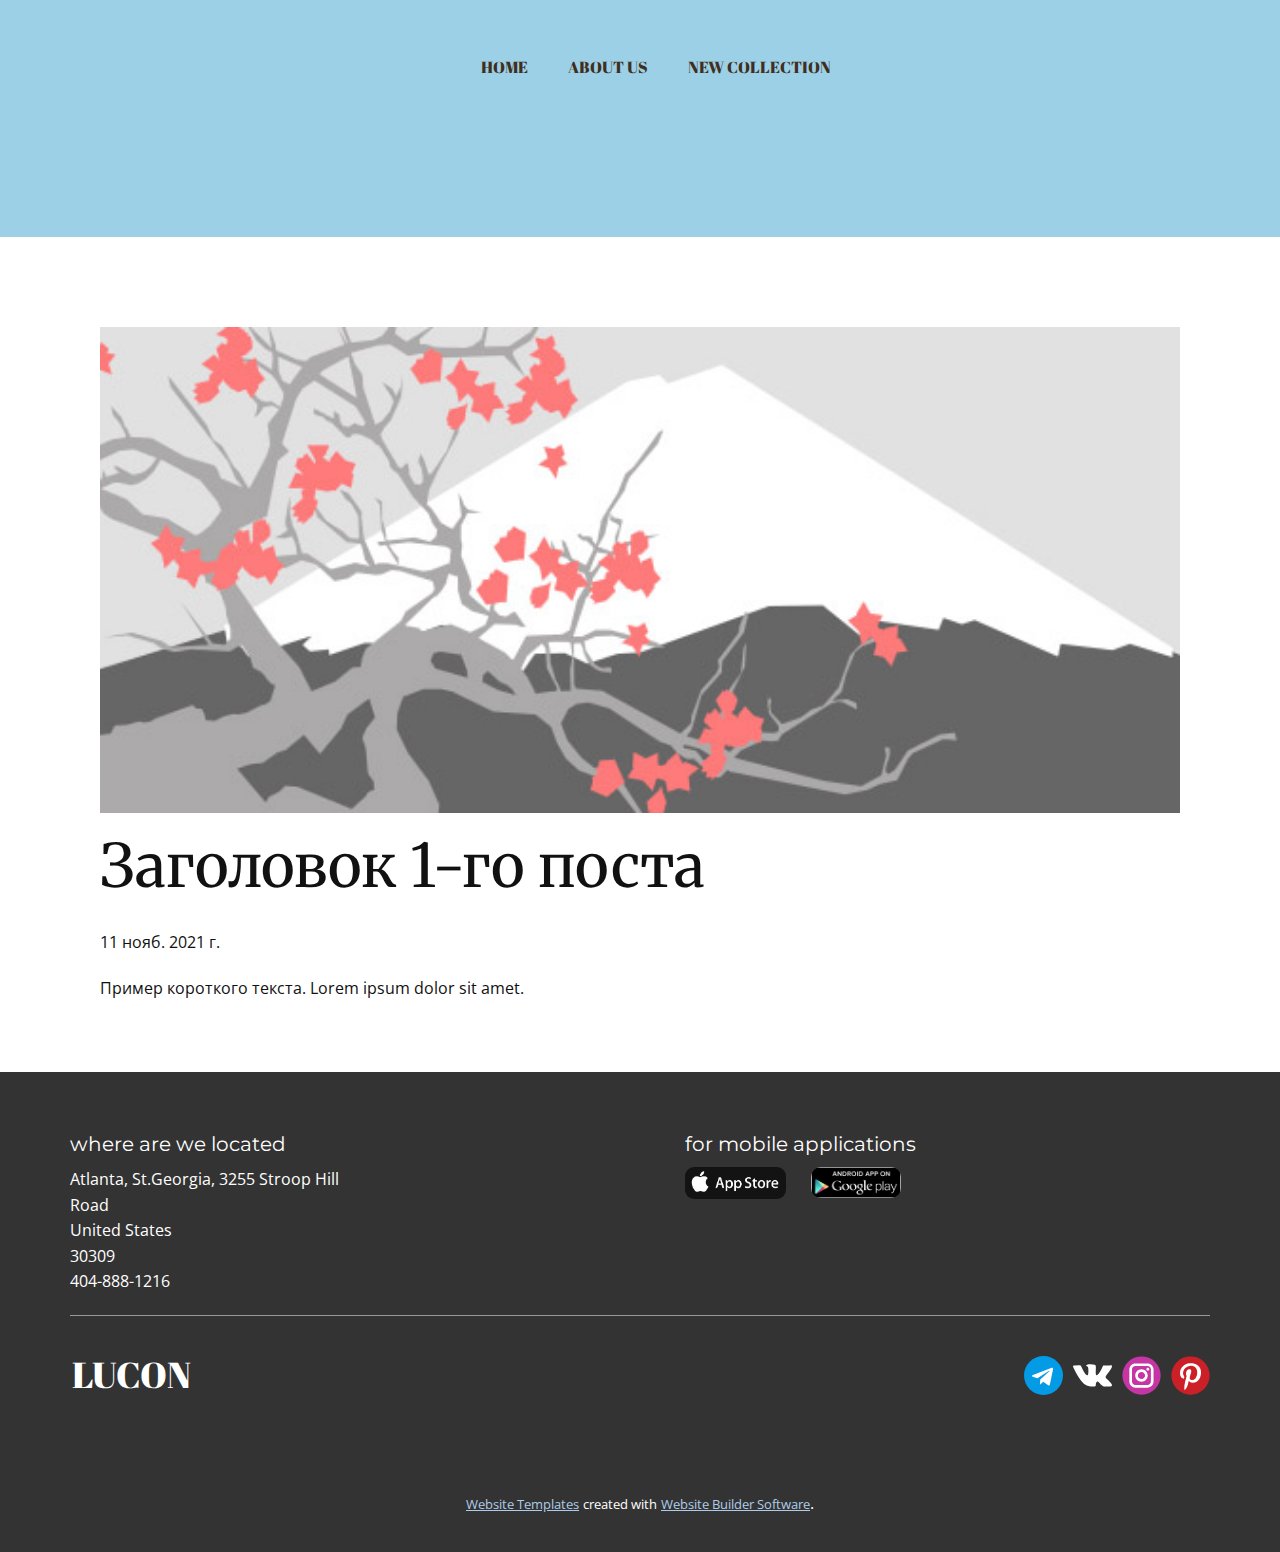
<file: blog/пост.html>
<!doctype html>
<html style="font-size: 16px;"><head>
    <meta name="viewport" content="width=device-width, initial-scale=1.0">
    <meta charset="utf-8">
    <meta name="keywords" content="Заголовок 6-го поста">
    <meta name="description" content="">
    <meta name="page_type" content="np-template-header-footer-from-plugin">
    <title>Заголовок 1-го поста</title>
    <link rel="stylesheet" href="../nicepage.css" media="screen">
<link rel="stylesheet" href="../Post-Template.css" media="screen">
    <script class="u-script" type="text/javascript" src="../jquery.js" defer=""></script>
    <script class="u-script" type="text/javascript" src="../nicepage.js" defer=""></script>
    <meta name="generator" content="Nicepage 3.30.2, nicepage.com">
    <link id="u-theme-google-font" rel="stylesheet" href="https://fonts.googleapis.com/css?family=Roboto:100,100i,300,300i,400,400i,500,500i,700,700i,900,900i|Open+Sans:300,300i,400,400i,600,600i,700,700i,800,800i">
    <link id="u-page-google-font" rel="stylesheet" href="https://fonts.googleapis.com/css?family=Merriweather:300,300i,400,400i,700,700i,900,900i|Montserrat:100,100i,200,200i,300,300i,400,400i,500,500i,600,600i,700,700i,800,800i,900,900i|Abril+Fatface:400">
    
    
    
    
    <script type="application/ld+json">{
		"@context": "http://schema.org",
		"@type": "Organization",
		"name": "",
		"sameAs": [
				"https://t.me/nnnnnenav1stttt",
				"https://vk.com/i_v_a_n_k",
				"https://www.instagram.com/nnnnnenav1stttt/",
				"https://www.pinterest.ru/mrgameronline1200/?invite_code=ca782bc49278453d854440ae29daf36d&sender=618119255015253516"
		]
}</script>
    <meta name="theme-color" content="#478ac9">
  </head>
  <body class="u-body"><header class="u-clearfix u-custom-color-13 u-header u-header" id="sec-71ef"><div class="u-clearfix u-sheet u-sheet-1">
        <a href="https://nicepage.dev" class="u-active-none u-border-2 u-border-active-palette-2-dark-1 u-border-custom-color-7 u-border-hover-custom-color-3 u-btn u-button-style u-hover-none u-none u-text-hover-palette-2-base u-text-palette-1-base u-btn-1"></a>
        <a href="../mailto:ivan-kulyasov@mail.ru" class="u-btn u-button-style u-custom-font u-none u-text-custom-color-1 u-text-hover-custom-color-7 u-btn-2"><span class="u-icon u-text-custom-color-1 u-icon-1"><svg class="u-svg-content" viewBox="0 0 511.334 511.334" style="width: 1em; height: 1em;"><path d="m506.887 114.74c-3.979-5.097-10.086-8.076-16.553-8.076h-399.808l-5.943-66.207c-.972-10.827-10.046-19.123-20.916-19.123h-42.667c-11.598 0-21 9.402-21 21s9.402 21 21 21h23.468l23.018 256.439c.005.302-.01.599.007.903.047.806.152 1.594.286 2.37l.842 9.376c.016.177.034.354.055.529 2.552 22.11 13.851 41.267 30.19 54.21-8.466 10.812-13.532 24.407-13.532 39.172 0 35.106 28.561 63.667 63.666 63.667 35.106 0 63.667-28.561 63.667-63.667 0-7.605-1.345-14.9-3.801-21.667h114.936c-2.457 6.767-3.801 14.062-3.801 21.667 0 35.106 28.561 63.667 63.667 63.667s63.667-28.561 63.667-63.667-28.561-63.667-63.667-63.667h-234.526c-15.952 0-29.853-9.624-35.853-23.646l335.608-19.724c9.162-.538 16.914-6.966 19.141-15.87l42.67-170.67c1.567-6.272.158-12.918-3.821-18.016z"></path></svg><img></span>&nbsp;<span class="u-text-custom-color-1"></span>BASKET
        </a>
        <h2 class="u-align-center u-custom-font u-text u-text-custom-color-1 u-text-1">LUCON</h2>
        <nav class="u-menu u-menu-dropdown u-offcanvas u-menu-1">
          <div class="menu-collapse u-custom-font" style="font-size: 1rem; letter-spacing: 0px; font-family: &quot;Abril Fatface&quot;;">
            <a class="u-button-style u-custom-left-right-menu-spacing u-custom-padding-bottom u-custom-text-active-color u-custom-text-color u-custom-text-hover-color u-custom-top-bottom-menu-spacing u-nav-link u-text-active-palette-1-base u-text-hover-palette-2-base" href="#">
              <svg><use xmlns:xlink="http://www.w3.org/1999/xlink" xlink:href="#menu-hamburger"></use></svg>
              <svg version="1.1" xmlns="http://www.w3.org/2000/svg" xmlns:xlink="http://www.w3.org/1999/xlink"><defs><symbol id="menu-hamburger" viewBox="0 0 16 16" style="width: 16px; height: 16px;"><rect y="1" width="16" height="2"></rect><rect y="7" width="16" height="2"></rect><rect y="13" width="16" height="2"></rect>
</symbol>
</defs></svg>
            </a>
          </div>
          <div class="u-custom-menu u-nav-container">
            <ul class="u-custom-font u-nav u-unstyled u-nav-1"><li class="u-nav-item"><a class="u-button-style u-nav-link u-text-active-custom-color-9 u-text-custom-color-1 u-text-hover-custom-color-5" href="../HOME.html" style="padding: 10px 20px;">HOME</a>
</li><li class="u-nav-item"><a class="u-button-style u-nav-link u-text-active-custom-color-9 u-text-custom-color-1 u-text-hover-custom-color-5" href="../ABOUT-US.html" style="padding: 10px 20px;">ABOUT US</a>
</li><li class="u-nav-item"><a class="u-button-style u-nav-link u-text-active-custom-color-9 u-text-custom-color-1 u-text-hover-custom-color-5" href="../NEW-COLLECTION.html" style="padding: 10px 20px;">NEW COLLECTION</a>
</li></ul>
          </div>
          <div class="u-custom-menu u-nav-container-collapse">
            <div class="u-black u-container-style u-inner-container-layout u-opacity u-opacity-95 u-sidenav">
              <div class="u-inner-container-layout u-sidenav-overflow">
                <div class="u-menu-close"></div>
                <ul class="u-align-center u-nav u-popupmenu-items u-unstyled u-nav-2"><li class="u-nav-item"><a class="u-button-style u-nav-link" href="../HOME.html" style="padding: 10px 20px;">HOME</a>
</li><li class="u-nav-item"><a class="u-button-style u-nav-link" href="../ABOUT-US.html" style="padding: 10px 20px;">ABOUT US</a>
</li><li class="u-nav-item"><a class="u-button-style u-nav-link" href="../NEW-COLLECTION.html" style="padding: 10px 20px;">NEW COLLECTION</a>
</li></ul>
              </div>
            </div>
            <div class="u-black u-menu-overlay u-opacity u-opacity-70"></div>
          </div>
        </nav>
        <h3 class="u-align-center u-headline u-text u-text-2">
          <a href="/"></a>
        </h3>
        <h3 class="u-align-center u-custom-font u-headline u-text u-text-custom-color-11 u-text-3">
          <a href="/"></a>
        </h3>
      </div></header>
    <section class="u-align-center u-clearfix u-section-1" id="sec-be25">
      <div class="u-clearfix u-sheet u-valign-middle-md u-valign-middle-sm u-valign-middle-xs u-sheet-1"><!--post_details--><!--post_details_options_json--><!--{"source":""}--><!--/post_details_options_json--><!--blog_post-->
        <div class="u-container-style u-expanded-width u-post-details u-post-details-1">
          <div class="u-container-layout u-valign-middle u-container-layout-1"><!--blog_post_image-->
            <img alt="" class="u-blog-control u-expanded-width u-image u-image-default u-image-1" src="[data-uri]"><!--/blog_post_image--><!--blog_post_header-->
            <h2 class="u-blog-control u-text u-text-1">Заголовок 1-го поста</h2><!--/blog_post_header--><!--blog_post_metadata-->
            <div class="u-blog-control u-metadata u-metadata-1"><!--blog_post_metadata_date-->
              <span class="u-meta-date u-meta-icon">11 нояб. 2021 г.</span><!--/blog_post_metadata_date--><!--blog_post_metadata_category-->
              <!--/blog_post_metadata_category--><!--blog_post_metadata_comments-->
              <!--/blog_post_metadata_comments-->
            </div><!--/blog_post_metadata--><!--blog_post_content-->
            <div class="u-align-justify u-blog-control u-post-content u-text u-text-2 fr-view">
  Пример короткого текста. Lorem ipsum dolor sit amet.
  </div><!--/blog_post_content-->
          </div>
        </div><!--/blog_post--><!--/post_details-->
      </div>
    </section>
    
    
    
    
    <footer class="u-clearfix u-footer u-grey-80" id="sec-2b16"><div class="u-clearfix u-sheet u-sheet-1">
        <div class="u-clearfix u-gutter-30 u-layout-wrap u-layout-wrap-1">
          <div class="u-gutter-0 u-layout">
            <div class="u-layout-row">
              <div class="u-align-left u-container-style u-layout-cell u-left-cell u-size-30 u-layout-cell-1">
                <div class="u-container-layout u-container-layout-1"><!--position-->
                  <div data-position="" class="u-position u-position-1"><!--block-->
                    <div class="u-block">
                      <div class="u-block-container u-clearfix"><!--block_header-->
                        <h5 class="u-block-header u-custom-font u-font-montserrat u-text"><!--block_header_content--> where are we located<!--/block_header_content--></h5><!--/block_header--><!--block_content-->
                        <div class="u-block-content u-text"><!--block_content_content--><!--/block_content_content--></div><!--/block_content-->
                      </div>
                    </div><!--/block-->
                  </div><!--/position-->
                  <p class="u-text u-text-3">Atlanta, St.Georgia, 3255 Stroop Hill Road&nbsp;<br>United States<br>30309<br>404-888-1216<br>
                  </p>
                </div>
              </div>
              <div class="u-align-left u-container-style u-layout-cell u-right-cell u-size-30 u-layout-cell-2">
                <div class="u-container-layout u-container-layout-2"><!--position-->
                  <div data-position="" class="u-position u-position-2"><!--block-->
                    <div class="u-block">
                      <div class="u-block-container u-clearfix"><!--block_header-->
                        <h5 class="u-block-header u-custom-font u-font-montserrat u-text"><!--block_header_content--> for mobile&nbsp;applications<!--/block_header_content--></h5><!--/block_header--><!--block_content-->
                        <div class="u-block-content u-text"><!--block_content_content--><!--/block_content_content--></div><!--/block_content-->
                      </div>
                    </div><!--/block-->
                  </div><!--/position-->
                  <img class="u-image u-image-round u-radius-9 u-image-1" src="../images/app-store-scrape.png" alt="" data-image-width="2554" data-image-height="803">
                  <img class="u-image u-image-round u-radius-10 u-image-2" src="../images/b9c4c26a6162b36f3499e76e22b53df0.png" alt="" data-image-width="1600" data-image-height="555">
                </div>
              </div>
            </div>
          </div>
        </div>
        <div class="u-border-1 u-border-white u-line u-line-horizontal u-opacity u-opacity-50 u-line-1"></div>
        <h2 class="u-align-center u-custom-font u-text u-text-6">LUCO​N</h2>
        <div class="u-social-icons u-spacing-10 u-social-icons-1">
          <a class="u-social-url" title="telegram" target="_blank" href="https://t.me/nnnnnenav1stttt"><span class="u-icon u-social-facebook u-social-icon u-icon-1"><svg class="u-svg-link" preserveAspectRatio="xMidYMin slice" viewBox="0 0 24 24" style=""><use xmlns:xlink="http://www.w3.org/1999/xlink" xlink:href="#svg-8a08"></use></svg><svg class="u-svg-content" viewBox="0 0 24 24" id="svg-8a08"><circle cx="12" cy="12" fill="currentColor" r="12"></circle><path d="m5.491 11.74 11.57-4.461c.537-.194 1.006.131.832.943l.001-.001-1.97 9.281c-.146.658-.537.818-1.084.508l-3-2.211-1.447 1.394c-.16.16-.295.295-.605.295l.213-3.053 5.56-5.023c.242-.213-.054-.333-.373-.121l-6.871 4.326-2.962-.924c-.643-.204-.657-.643.136-.953z" fill="#fff"></path></svg></span>
          </a>
          <a class="u-social-url" title="VK" target="_blank" href="https://vk.com/i_v_a_n_k"><span class="u-icon u-social-icon u-social-twitter u-icon-2"><svg class="u-svg-link" preserveAspectRatio="xMidYMin slice" viewBox="0 0 511.962 511.962" style=""><use xmlns:xlink="http://www.w3.org/1999/xlink" xlink:href="#svg-e650"></use></svg><svg class="u-svg-content" viewBox="0 0 511.962 511.962" x="0px" y="0px" id="svg-e650" style="enable-background:new 0 0 511.962 511.962;"><g><g><path d="M507.399,370.471c-1.376-2.304-9.888-20.8-50.848-58.816c-42.88-39.808-37.12-33.344,14.528-102.176    c31.456-41.92,44.032-67.52,40.096-78.464c-3.744-10.432-26.88-7.68-26.88-7.68l-76.928,0.448c0,0-5.696-0.768-9.952,1.76    c-4.128,2.496-6.784,8.256-6.784,8.256s-12.192,32.448-28.448,60.032c-34.272,58.208-48,61.28-53.6,57.664    c-13.024-8.416-9.76-33.856-9.76-51.904c0-56.416,8.544-79.936-16.672-86.016c-8.384-2.016-14.528-3.36-35.936-3.584    c-27.456-0.288-50.72,0.096-63.872,6.528c-8.768,4.288-15.52,13.856-11.392,14.4c5.088,0.672,16.608,3.104,22.72,11.424    c7.904,10.72,7.616,34.848,7.616,34.848s4.544,66.4-10.592,74.656c-10.4,5.664-24.64-5.888-55.2-58.72    c-15.648-27.04-27.488-56.96-27.488-56.96s-2.272-5.568-6.336-8.544c-4.928-3.616-11.84-4.768-11.84-4.768l-73.152,0.448    c0,0-10.976,0.32-15.008,5.088c-3.584,4.256-0.288,13.024-0.288,13.024s57.28,133.984,122.112,201.536    c59.488,61.92,127.008,57.856,127.008,57.856h30.592c0,0,9.248-1.024,13.952-6.112c4.352-4.672,4.192-13.44,4.192-13.44    s-0.608-41.056,18.464-47.104c18.784-5.952,42.912,39.68,68.48,57.248c19.328,13.28,34.016,10.368,34.016,10.368l68.384-0.96    C488.583,400.807,524.359,398.599,507.399,370.471z"></path>
</g>
</g></svg></span>
          </a>
          <a class="u-social-url" title="instagram" target="_blank" href="https://www.instagram.com/nnnnnenav1stttt/"><span class="u-icon u-social-icon u-social-instagram u-icon-3"><svg class="u-svg-link" preserveAspectRatio="xMidYMin slice" viewBox="0 0 112 112" style=""><use xmlns:xlink="http://www.w3.org/1999/xlink" xlink:href="#svg-9d02"></use></svg><svg class="u-svg-content" viewBox="0 0 112 112" x="0" y="0" id="svg-9d02"><circle fill="currentColor" cx="56.1" cy="56.1" r="55"></circle><path fill="#FFFFFF" d="M55.9,38.2c-9.9,0-17.9,8-17.9,17.9C38,66,46,74,55.9,74c9.9,0,17.9-8,17.9-17.9C73.8,46.2,65.8,38.2,55.9,38.2
            z M55.9,66.4c-5.7,0-10.3-4.6-10.3-10.3c-0.1-5.7,4.6-10.3,10.3-10.3c5.7,0,10.3,4.6,10.3,10.3C66.2,61.8,61.6,66.4,55.9,66.4z"></path><path fill="#FFFFFF" d="M74.3,33.5c-2.3,0-4.2,1.9-4.2,4.2s1.9,4.2,4.2,4.2s4.2-1.9,4.2-4.2S76.6,33.5,74.3,33.5z"></path><path fill="#FFFFFF" d="M73.1,21.3H38.6c-9.7,0-17.5,7.9-17.5,17.5v34.5c0,9.7,7.9,17.6,17.5,17.6h34.5c9.7,0,17.5-7.9,17.5-17.5V38.8
            C90.6,29.1,82.7,21.3,73.1,21.3z M83,73.3c0,5.5-4.5,9.9-9.9,9.9H38.6c-5.5,0-9.9-4.5-9.9-9.9V38.8c0-5.5,4.5-9.9,9.9-9.9h34.5
            c5.5,0,9.9,4.5,9.9,9.9V73.3z"></path></svg></span>
          </a>
          <a class="u-social-url" title="pinterest" target="_blank" href="https://www.pinterest.ru/mrgameronline1200/?invite_code=ca782bc49278453d854440ae29daf36d&amp;sender=618119255015253516"><span class="u-icon u-social-icon u-social-pinterest u-icon-4"><svg class="u-svg-link" preserveAspectRatio="xMidYMin slice" viewBox="0 0 112 112" style=""><use xmlns:xlink="http://www.w3.org/1999/xlink" xlink:href="#svg-1c8b"></use></svg><svg class="u-svg-content" viewBox="0 0 112 112" x="0" y="0" id="svg-1c8b"><circle fill="currentColor" cx="56.1" cy="56.1" r="55"></circle><path fill="#FFFFFF" d="M61.1,76.9c-4.7-0.3-6.7-2.7-10.3-5c-2,10.7-4.6,20.9-11.9,26.2c-2.2-16.1,3.3-28.2,5.9-41
            c-4.4-7.5,0.6-22.5,9.9-18.8c11.6,4.6-10,27.8,4.4,30.7C74.2,72,80.3,42.8,71,33.4C57.5,19.6,31.7,33,34.9,52.6
            c0.8,4.8,5.8,6.2,2,12.9c-8.7-1.9-11.2-8.8-10.9-17.8C26.5,32.8,39.3,22.5,52.2,21c16.3-1.9,31.6,5.9,33.7,21.2
            C88.2,59.5,78.6,78.2,61.1,76.9z"></path></svg></span>
          </a>
        </div>
      </div></footer>
    <section class="u-backlink u-clearfix u-grey-80">
      <a class="u-link" href="https://nicepage.com/website-templates" target="_blank">
        <span>Website Templates</span>
      </a>
      <p class="u-text">
        <span>created with</span>
      </p>
      <a class="u-link" href="" target="_blank">
        <span>Website Builder Software</span>
      </a>. 
    </section>
  
</body></html>
</file>
